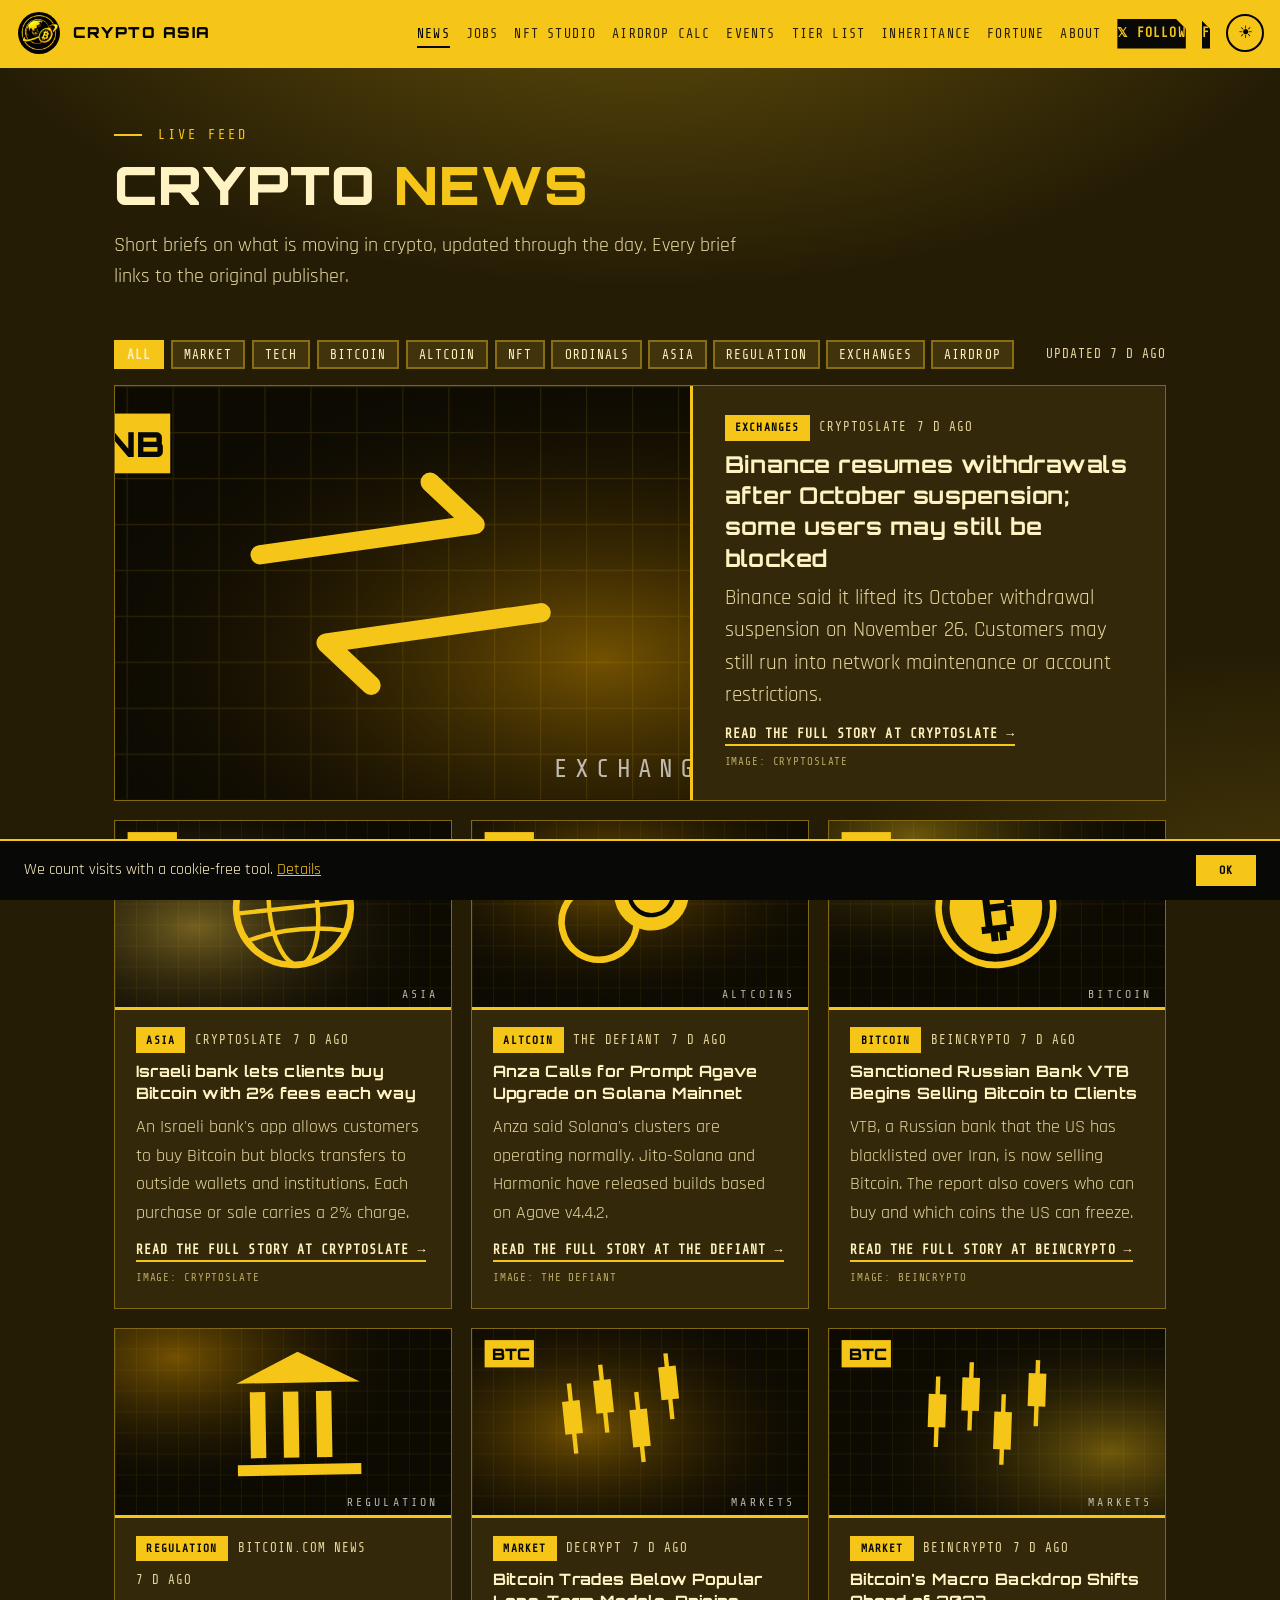
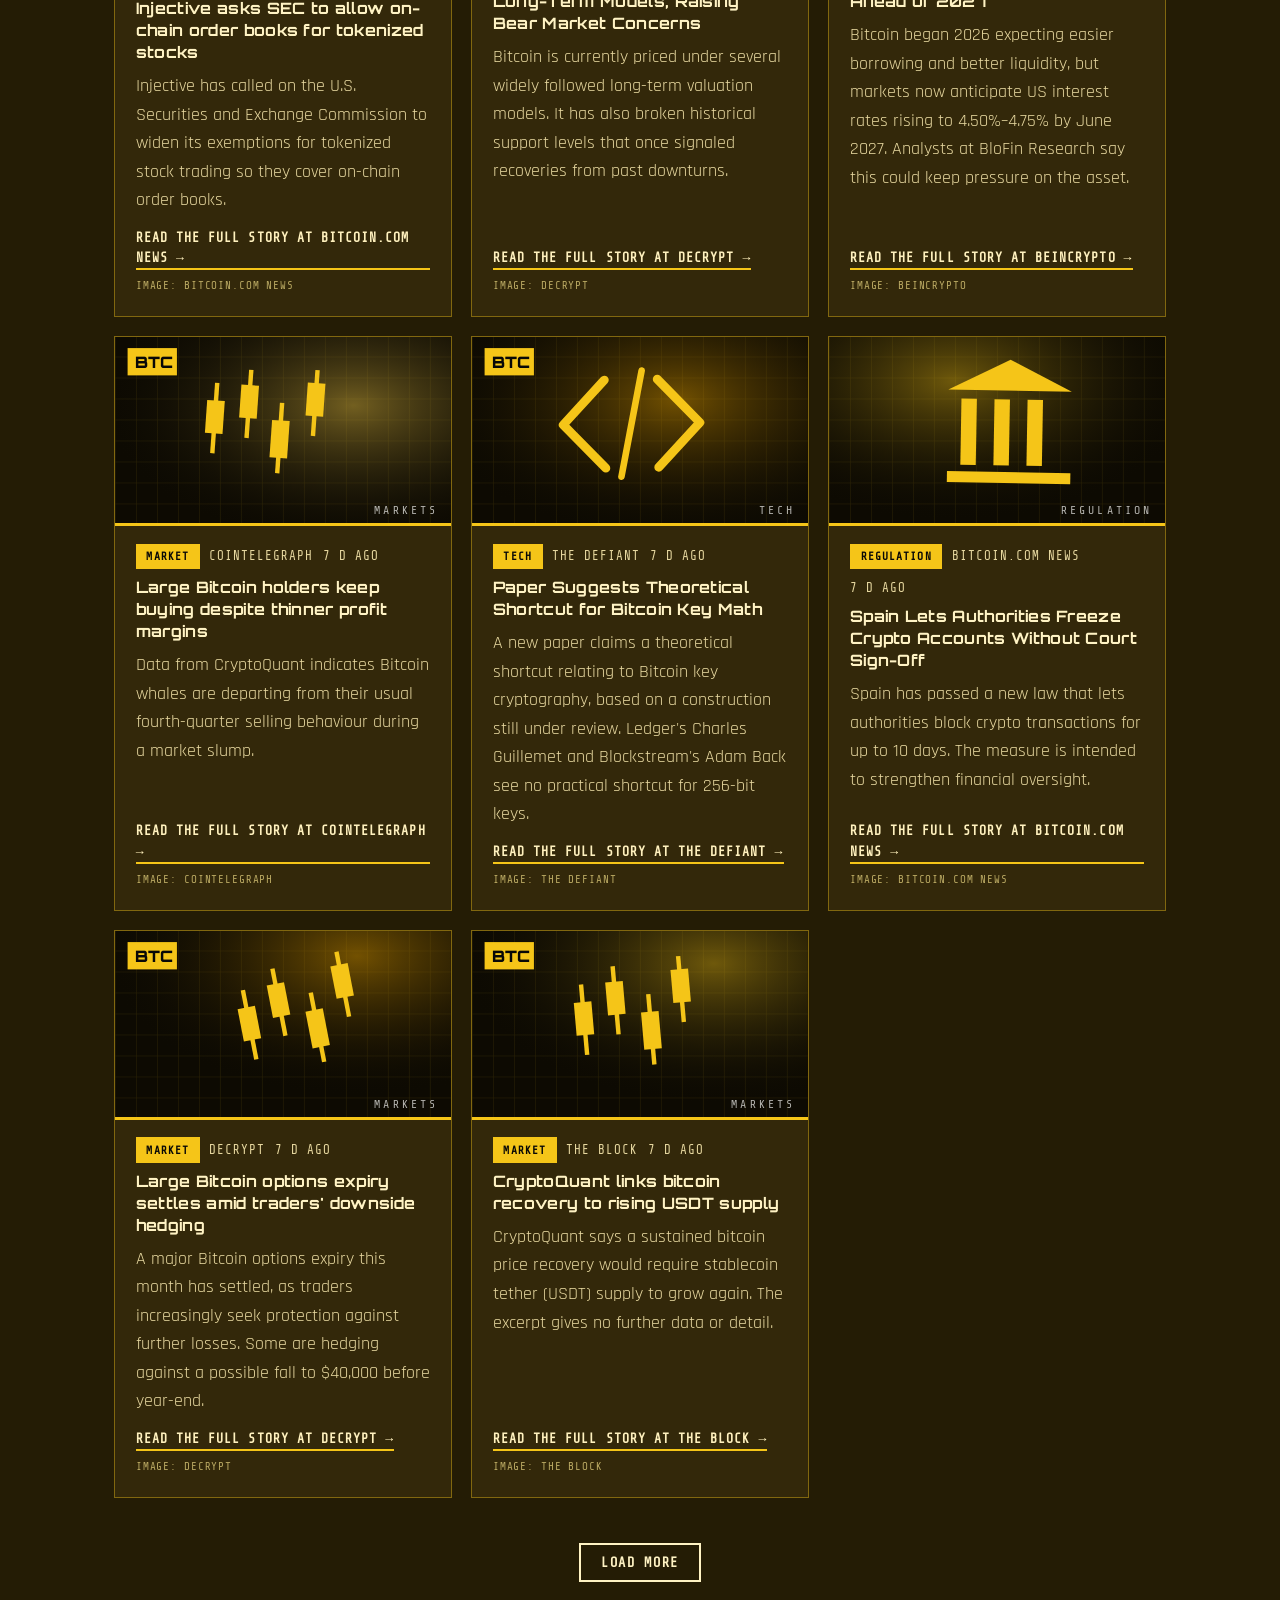
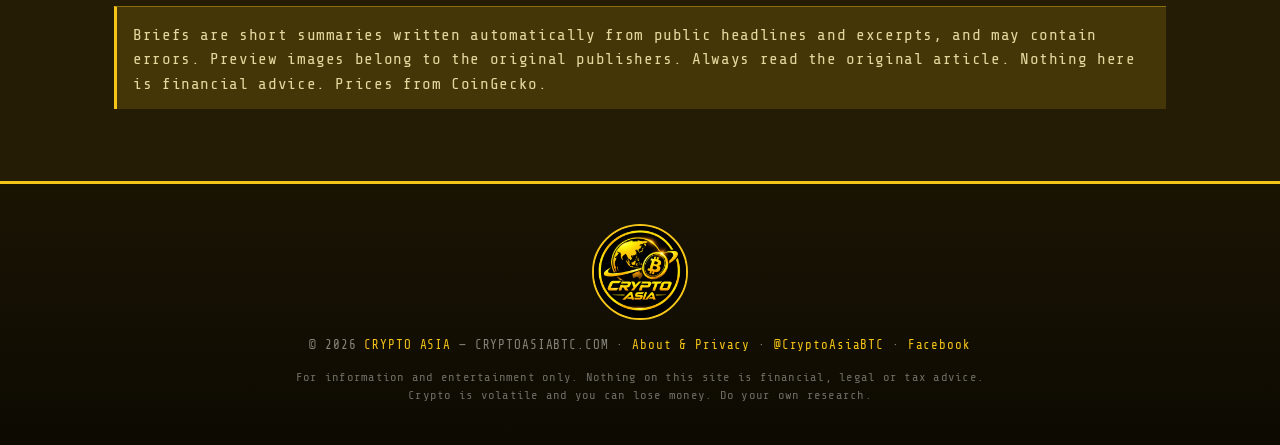
<file: index.html>
<!DOCTYPE html>
<html lang="en">
<head>
<meta charset="UTF-8">
<meta name="viewport" content="width=device-width, initial-scale=1.0">
<title>Crypto Asia — Crypto News, NFTs, Ordinals &amp; Airdrops</title>
<link rel="icon" type="image/png" sizes="32x32" href="logos/favicon-32.png">
<link rel="icon" type="image/png" sizes="16x16" href="logos/favicon-16.png">
<link rel="shortcut icon" href="favicon.ico">
<link rel="apple-touch-icon" href="logos/favicon-180.png">
<meta name="theme-color" content="#F5C518">
<script>var t='dark';try{t=localStorage.getItem('ca-theme')||'dark'}catch(e){}document.documentElement.setAttribute('data-theme',t)</script>

<meta name="description" content="Live crypto news with short briefs on Bitcoin, altcoins, NFTs, Ordinals, airdrops, regulation and Asia. Updated every 30 minutes, with sources linked.">
<link rel="canonical" href="https://cryptoasiabtc.com/">
<meta property="og:type" content="website">
<meta property="og:site_name" content="Crypto Asia">
<meta property="og:title" content="Crypto Asia — Crypto News, NFTs, Ordinals &amp; Airdrops">
<meta property="og:description" content="Live crypto news with short briefs on Bitcoin, altcoins, NFTs, Ordinals, airdrops, regulation and Asia. Updated every 30 minutes, with sources linked.">
<meta property="og:url" content="https://cryptoasiabtc.com/">
<meta property="og:image" content="https://cryptoasiabtc.com/logos/ca-wide.png">
<meta name="twitter:card" content="summary_large_image">
<meta name="twitter:site" content="@CryptoAsiaBTC">
<meta name="twitter:title" content="Crypto Asia — Crypto News, NFTs, Ordinals &amp; Airdrops">
<meta name="twitter:description" content="Live crypto news with short briefs on Bitcoin, altcoins, NFTs, Ordinals, airdrops, regulation and Asia. Updated every 30 minutes, with sources linked.">
<meta name="twitter:image" content="https://cryptoasiabtc.com/logos/ca-wide.png">
<script type="application/ld+json">{"@context": "https://schema.org", "@graph": [{"@type": "WebSite", "name": "Crypto Asia", "url": "https://cryptoasiabtc.com/", "inLanguage": "en"}, {"@type": "Organization", "name": "Crypto Asia", "url": "https://cryptoasiabtc.com/", "logo": "https://cryptoasiabtc.com/logos/ca-icon.png", "sameAs": ["https://x.com/CryptoAsiaBTC"]}]}</script>
<link rel="alternate" type="application/rss+xml" title="Crypto Asia news" href="https://cryptoasiabtc.com/feed.xml">
<link rel="preconnect" href="https://fonts.googleapis.com">
<link href="https://fonts.googleapis.com/css2?family=Orbitron:wght@700;900&family=Rajdhani:wght@400;500;600;700&family=Share+Tech+Mono&display=swap" rel="stylesheet">
<link rel="stylesheet" href="shared.css">
<style>
.ticker{display:grid;grid-template-columns:repeat(auto-fit,minmax(150px,1fr));gap:.8rem;margin:1.2rem 0 1.8rem}
.coin{background:var(--surface);border:1px solid var(--border);border-top:3px solid var(--gold);padding:.8rem 1rem}
.coin .sym{font-family:var(--fm);font-size:.8rem;letter-spacing:.12em;color:var(--text2)}
.coin .px{font-family:var(--fh);font-size:1.05rem;margin:.15rem 0}
.coin .ch{font-family:var(--fm);font-size:.9rem}
.up{color:#0a7a3d}.down{color:#b3261e}
.bar{display:flex;gap:.8rem;flex-wrap:wrap;align-items:center;margin-bottom:1rem}
.chips{display:flex;gap:.4rem;flex-wrap:wrap;flex:1}
.chip{font-family:var(--fm);font-size:.8rem;letter-spacing:.08em;text-transform:uppercase;border:2px solid var(--border);background:var(--field);padding:.35rem .7rem;cursor:pointer;color:var(--text)}
.chip.on{background:var(--gold);border-color:var(--gold);font-weight:700}
.status{font-family:var(--fm);font-size:.8rem;letter-spacing:.08em;text-transform:uppercase;color:var(--text2)}
.feed{display:grid;grid-template-columns:repeat(3,1fr);gap:1.2rem}
.card{background:var(--surface);border:1px solid var(--border);display:flex;flex-direction:column;transition:transform .15s,box-shadow .15s}
.card:hover{transform:translateY(-3px);box-shadow:0 12px 28px rgba(245,197,24,.18)}
.card .vis{aspect-ratio:16/9;background:var(--black);overflow:hidden;position:relative;border-bottom:3px solid var(--gold)}
.card .vis img,.card .vis svg{width:100%;height:100%;object-fit:cover;display:block}
.card .body{padding:1.1rem 1.3rem 1.3rem;display:flex;flex-direction:column;gap:.5rem;flex:1}
.card h3{font-family:var(--fh);font-size:.98rem;letter-spacing:.02em;line-height:1.4}
.card p{font-size:1.15rem;color:var(--text2);flex:1}
.card .go{margin-top:.3rem}
.lead-card{grid-column:1/-1;flex-direction:row}
.lead-card .vis{width:55%;aspect-ratio:auto;min-height:320px;border-bottom:0;border-right:3px solid var(--gold)}
.lead-card .body{padding:1.8rem 2rem;justify-content:center}
.lead-card h3{font-size:1.45rem;line-height:1.35}
.lead-card p{font-size:1.3rem;flex:none}
.meta{display:flex;gap:.6rem;flex-wrap:wrap;align-items:center;font-family:var(--fm);font-size:.78rem;letter-spacing:.08em;text-transform:uppercase;color:var(--text2)}
.go{font-family:var(--fm);font-size:.82rem;letter-spacing:.08em;text-transform:uppercase;color:var(--text);font-weight:700;text-decoration:none;border-bottom:2px solid var(--gold);align-self:flex-start}
.credit{font-family:var(--fm);font-size:.68rem;letter-spacing:.08em;text-transform:uppercase;color:var(--gray3)}
.more{display:block;margin:1.6rem auto 0}
@media(max-width:900px){.feed{grid-template-columns:1fr 1fr}.lead-card{flex-direction:column}.lead-card .vis{width:100%;min-height:0;aspect-ratio:16/9;border-right:0;border-bottom:3px solid var(--gold)}}
@media(max-width:600px){.feed{grid-template-columns:1fr}}
.empty{text-align:center;padding:3rem 1rem;border:2px dashed var(--border);background:var(--surface)}
.note{font-size:1rem;color:var(--text2);margin-top:1.5rem;border-top:1px solid var(--border);padding-top:1rem}
</style>
</head>
<body>
<div id="site-nav"></div>

<main>
  <div class="eyebrow">Live feed</div>
  <h1>CRYPTO <span class="gold">NEWS</span></h1>
  <p class="lead" style="margin-bottom:0">Short briefs on what is moving in crypto, updated through the day. Every brief links to the original publisher.</p>

  <div class="ticker" id="ticker" aria-label="Live prices"></div>

  <div class="bar">
    <div class="chips" id="chips"></div>
    <div class="status" id="status">Loading…</div>
  </div>

  <div class="feed" id="feed"></div>

  <p class="note">Briefs are short summaries written automatically from public headlines and excerpts, and may contain errors. Preview images belong to the original publishers. Always read the original article. Nothing here is financial advice. Prices from CoinGecko.</p>
</main>

<div id="site-foot"></div>
<script src="shared.js"></script>
<script>
(function(){
  var COINS = [['bitcoin','BTC'],['ethereum','ETH'],['solana','SOL'],['binancecoin','BNB'],['ripple','XRP'],['dogecoin','DOGE']];
  var REFRESH_NEWS = 5*60*1000, REFRESH_PRICE = 60*1000;
  var items = [], cat = 'All';

  function esc(s){ return String(s==null?'':s).replace(/[&<>"']/g,function(c){return {'&':'&amp;','<':'&lt;','>':'&gt;','"':'&quot;',"'":'&#39;'}[c];}); }
  function safeUrl(u){ return /^https?:\/\//i.test(u||'') ? u : '#'; }
  function ago(iso){
    var m = Math.max(0, Math.round((Date.now()-new Date(iso).getTime())/60000));
    if (isNaN(m)) return '';
    if (m < 2) return 'just now';
    if (m < 60) return m+' min ago';
    var h = Math.round(m/60); if (h < 24) return h+' h ago';
    var d = Math.round(h/24); return d+' d ago';
  }

  /* ---- news ---- */
  function renderChips(){
    var cats = TABS.slice();
    if (cats.indexOf(cat) < 0) cat = 'All';
    document.getElementById('chips').innerHTML = cats.map(function(c){
      return '<button type="button" class="chip'+(c===cat?' on':'')+'" data-c="'+esc(c)+'">'+esc(LABEL[c]||c)+'</button>';
    }).join('');
  }
  var SHOW_SOURCE_IMAGES = true;    // true = show the article's own preview image (credited to the source); false = only Crypto Asia graphics
  var PAGE = 12, shown = PAGE;
  var COIN_WORDS = [['BTC',/bitcoin|\bbtc\b/i],['ETH',/ethereum|\beth\b|ether\b/i],['SOL',/solana|\bsol\b/i],['XRP',/\bxrp\b|ripple/i],['BNB',/\bbnb\b|binance/i],['DOGE',/doge/i],['USDT',/tether|usdt/i],['USDC',/usdc|circle/i]];
  var AIRDROP_RE = /airdrop|air-drop|token claim|retroactive|points program|claim(?:s|ing)? (?:your )?tokens?/i;
  function hash(s){ var h=0; for (var i=0;i<s.length;i++) h=(h*31+s.charCodeAt(i))|0; return Math.abs(h); }
  var TABS = ['All','Markets','Tech','Bitcoin','Altcoins','NFTs','Ordinals','Asia','Regulation','Exchanges','Airdrops'];
  var LABEL = {Markets:'Market',Altcoins:'Altcoin',NFTs:'NFT',Airdrops:'Airdrop'};
  var LEGACY = {'Ethereum':'Altcoins','DeFi':'Altcoins','NFTs & Ordinals':'NFTs'};
  var ORD_RE = /\bordinals?\b|inscription|\brunes?\b|brc-?20|\bsats?\b/i, NFT_RE = /\bnfts?\b|non-fungible|opensea|magic eden|\bblur\b/i;
  function catOf(i){ var t=(i.headline||'')+' '+(i.summary||''); if (AIRDROP_RE.test(t)) return 'Airdrops'; var c = i.category||'Other'; c = LEGACY[c]||c; if (c==='Regulation'||c==='Exchanges') return c; if (c==='Ordinals'||ORD_RE.test(t)) return 'Ordinals'; if (c==='NFTs'||NFT_RE.test(t)) return 'NFTs'; return c; }

  /* one simple illustration per topic, drawn in gold on black; position/rotation vary per story */
  var MOTIFS = {
    'Airdrops': function(){ return '<path d="M-46 -6C-46 -42 46 -42 46 -6Z" fill="#F5C518"/><path d="M-46 -6L-8 40M46 -6L8 40M0 -6L0 40" stroke="#F5C518" stroke-width="2.5" fill="none"/><rect x="-14" y="38" width="28" height="22" fill="#F5C518"/><circle cx="-62" cy="30" r="8" fill="none" stroke="#F5C518" stroke-width="3"/><circle cx="64" cy="52" r="7" fill="none" stroke="#F5C518" stroke-width="3"/>'; },
    'Bitcoin':  function(){ return '<circle r="52" fill="none" stroke="#F5C518" stroke-width="6"/><circle r="42" fill="#F5C518"/><text y="22" text-anchor="middle" font-family="Orbitron,monospace" font-weight="900" font-size="62" fill="#080807">&#8383;</text>'; },
    'Ethereum': function(){ return '<path d="M0 -58L38 4L0 24L-38 4Z" fill="#F5C518"/><path d="M0 32L38 10L0 58L-38 10Z" fill="none" stroke="#F5C518" stroke-width="5" stroke-linejoin="round"/>'; },
    'Altcoins': function(){ return '<circle cx="-26" cy="8" r="34" fill="none" stroke="#F5C518" stroke-width="6"/><circle cx="26" cy="-8" r="34" fill="#F5C518"/><circle cx="26" cy="-8" r="20" fill="none" stroke="#080807" stroke-width="4"/>'; },
    'DeFi':     function(){ return '<g stroke="#F5C518" stroke-width="4"><line x1="-50" y1="-20" x2="0" y2="-44"/><line x1="0" y1="-44" x2="52" y2="-14"/><line x1="52" y1="-14" x2="30" y2="42"/><line x1="30" y1="42" x2="-34" y2="40"/><line x1="-34" y1="40" x2="-50" y2="-20"/><line x1="0" y1="-44" x2="30" y2="42"/><line x1="-50" y1="-20" x2="52" y2="-14"/></g><g fill="#F5C518"><circle cx="-50" cy="-20" r="10"/><circle cx="0" cy="-44" r="10"/><circle cx="52" cy="-14" r="10"/><circle cx="30" cy="42" r="10"/><circle cx="-34" cy="40" r="10"/></g>'; },
    'Ordinals': function(){ return '<circle r="50" fill="none" stroke="#F5C518" stroke-width="6"/><circle r="7" fill="#F5C518"/><g stroke="#F5C518" stroke-width="5" stroke-linecap="round"><line x1="-26" y1="-26" x2="-10" y2="-10"/><line x1="26" y1="-26" x2="10" y2="-10"/><line x1="-26" y1="26" x2="-10" y2="10"/><line x1="26" y1="26" x2="10" y2="10"/></g><text y="70" text-anchor="middle" font-family="Orbitron,monospace" font-weight="900" font-size="13" fill="#F5C518">SAT</text>'; },
    'NFTs': function(){ return '<rect x="-52" y="-44" width="104" height="88" fill="none" stroke="#F5C518" stroke-width="6"/><rect x="-36" y="-28" width="72" height="56" fill="#F5C518"/><circle cx="-14" cy="-8" r="9" fill="#080807"/><path d="M-36 28L-8 4L10 20L22 10L36 28Z" fill="#080807"/>'; },
    'Regulation': function(){ return '<path d="M-56 -30L0 -58L56 -30Z" fill="#F5C518"/><g fill="#F5C518"><rect x="-44" y="-22" width="14" height="60"/><rect x="-14" y="-22" width="14" height="60"/><rect x="16" y="-22" width="14" height="60"/><rect x="-56" y="44" width="112" height="10"/></g>'; },
    'Markets':  function(){ return '<g stroke="#F5C518" stroke-width="4"><line x1="-44" y1="-34" x2="-44" y2="30"/><line x1="-14" y1="-48" x2="-14" y2="14"/><line x1="16" y1="-20" x2="16" y2="44"/><line x1="46" y1="-52" x2="46" y2="8"/></g><g fill="#F5C518"><rect x="-52" y="-18" width="16" height="30"/><rect x="-22" y="-34" width="16" height="30"/><rect x="8" y="-4" width="16" height="34"/><rect x="38" y="-40" width="16" height="30"/></g>'; },
    'Exchanges':function(){ return '<path d="M-56 -18H34L18 -38M56 22H-34L-18 42" fill="none" stroke="#F5C518" stroke-width="8" stroke-linecap="round" stroke-linejoin="round"/>'; },
    'Tech':     function(){ return '<path d="M-24 -40L-62 0L-24 40M24 -40L62 0L24 40" fill="none" stroke="#F5C518" stroke-width="8" stroke-linecap="round" stroke-linejoin="round"/><line x1="10" y1="-48" x2="-10" y2="48" stroke="#F5C518" stroke-width="6" stroke-linecap="round"/>'; },
    'Asia':     function(){ return '<circle r="52" fill="none" stroke="#F5C518" stroke-width="6"/><ellipse rx="22" ry="52" fill="none" stroke="#F5C518" stroke-width="4"/><line x1="-52" x2="52" stroke="#F5C518" stroke-width="4"/><path d="M-46 -26Q0 -14 46 -26M-46 26Q0 14 46 26" fill="none" stroke="#F5C518" stroke-width="4"/>'; },
    'Other':    function(){ return '<path d="M0 -54L47 -27L47 27L0 54L-47 27L-47 -27Z" fill="none" stroke="#F5C518" stroke-width="6"/><circle r="16" fill="#F5C518"/>'; }
  };
  function graphic(i){
    var cat = catOf(i), txt = (i.headline||'')+' '+(i.summary||''), sym = '';
    for (var k=0;k<COIN_WORDS.length;k++) if (COIN_WORDS[k][1].test(txt)) { sym = COIN_WORDS[k][0]; break; }
    var h = hash(String(i.id||i.headline||'')), motif = (MOTIFS[cat]||MOTIFS.Other)();
    var gx = 15+(h%70), gy = 10+((h>>3)%60), rot = ((h>>5)%25)-12, dx = ((h>>9)%40)-20;
    var hue = ['#F5C518','#FFB300','#FFD54A','#E0A800'][(h>>2)%4];
    var uid = 'g'+h;
    return '<svg viewBox="0 0 320 180" preserveAspectRatio="xMidYMid slice" role="img" aria-label="'+esc(cat)+'">'+
      '<defs><pattern id="p'+uid+'" width="20" height="20" patternUnits="userSpaceOnUse"><path d="M20 0H0V20" fill="none" stroke="#F5C518" stroke-opacity=".13"/></pattern>'+
      '<radialGradient id="r'+uid+'" cx="'+gx+'%" cy="'+gy+'%" r="75%"><stop offset="0" stop-color="'+hue+'" stop-opacity=".42"/><stop offset="1" stop-color="#080807" stop-opacity="0"/></radialGradient></defs>'+
      '<rect width="320" height="180" fill="#0d0a02"/><rect width="320" height="180" fill="url(#p'+uid+')"/><rect width="320" height="180" fill="url(#r'+uid+')"/>'+
      '<g transform="translate('+(160+dx)+' 84) rotate('+rot+') scale(1.05)">'+motif+'</g>'+
      (sym?'<g><rect x="12" y="12" width="'+(14+sym.length*11)+'" height="26" fill="#F5C518"/><text x="'+(19)+'" y="31" font-family="Orbitron,monospace" font-weight="900" font-size="15" fill="#080807">'+esc(sym)+'</text></g>':'')+
      '<text x="308" y="170" text-anchor="end" font-family="Share Tech Mono,monospace" font-size="11" letter-spacing="3" fill="#FAFAF7" fill-opacity=".7">'+esc(cat.toUpperCase())+'</text></svg>';
  }
  function vis(i){
    if (SHOW_SOURCE_IMAGES && /^https:\/\//i.test(i.image||''))
      return '<img src="'+esc(i.image)+'" alt="" loading="lazy" referrerpolicy="no-referrer" onerror="this.outerHTML=window.__cg('+esc(JSON.stringify(String(i.id)))+')">';
    return graphic(i);
  }
  window.__cg = function(id){ var f = items.filter(function(x){return String(x.id)===id;})[0]; return f ? graphic(f) : ''; };
  function renderFeed(){
    var list = items.filter(function(i){ return cat==='All' || catOf(i)===cat; });
    var el = document.getElementById('feed');
    if (!list.length){ el.innerHTML = '<div class="empty" style="grid-column:1/-1"><h3>'+(cat==='Airdrops'?'No airdrop stories right now':'No stories yet')+'</h3><p>Check back soon.</p></div>'; return; }
    var html = list.slice(0, shown).map(function(i, n){
      return '<article class="card'+(n===0?' lead-card':'')+'"><div class="vis">'+vis(i)+'</div><div class="body">'+
        '<div class="meta"><span class="tag gold">'+esc(LABEL[catOf(i)]||catOf(i))+'</span>'+
        (i.chain&&(catOf(i)==='NFTs'||catOf(i)==='Ordinals')?'<span class="tag">'+esc(i.chain)+'</span>':'')+
        (i.sample?'<span class="tag sample">Sample</span>':'')+
        '<span>'+esc(i.source||'')+'</span><span>'+esc(ago(i.published))+'</span></div>'+
        '<h3>'+esc(i.headline)+'</h3><p>'+esc(i.summary)+'</p>'+
        '<a class="go" href="'+esc(safeUrl(i.url))+'" target="_blank" rel="noopener nofollow">Read the full story at '+esc(i.source||'source')+' →</a>'+
        (SHOW_SOURCE_IMAGES && /^https:\/\//i.test(i.image||'')?'<span class="credit">Image: '+esc(i.source||'source')+'</span>':'')+'</div></article>';
    }).join('');
    if (list.length > shown) html += '<button type="button" class="btn ghost more" id="more" style="grid-column:1/-1">Load more</button>';
    el.innerHTML = html;
  }
  function loadNews(){
    fetch('news.json?t='+Date.now(), {cache:'no-store'}).then(function(r){ if(!r.ok) throw 0; return r.json(); })
    .then(function(d){
      items = (d.items||[]).slice().sort(function(a,b){ return String(b.published).localeCompare(String(a.published)); });
      renderChips(); renderFeed();
      document.getElementById('status').textContent = d.updated ? 'Updated '+ago(d.updated) : '';
    })
    .catch(function(){ document.getElementById('status').textContent = 'Could not load news'; renderFeed(); });
  }
  document.getElementById('chips').addEventListener('click', function(e){
    var b = e.target.closest('.chip'); if (!b) return;
    cat = b.getAttribute('data-c'); shown = PAGE; renderChips(); renderFeed();
  });

  document.getElementById('feed').addEventListener('click', function(e){
    if (e.target.id === 'more'){ shown += PAGE; renderFeed(); }
  });

  /* ---- prices ---- */
  function fmt(n){ return n>=1000 ? n.toLocaleString('en-US',{maximumFractionDigits:0}) : n>=1 ? n.toFixed(2) : n.toFixed(4); }
  function loadPrices(){
    var ids = COINS.map(function(c){return c[0];}).join(',');
    fetch('https://api.coingecko.com/api/v3/simple/price?ids='+ids+'&vs_currencies=usd&include_24hr_change=true')
    .then(function(r){ if(!r.ok) throw 0; return r.json(); })
    .then(function(d){
      document.getElementById('ticker').innerHTML = COINS.map(function(c){
        var x = d[c[0]]; if (!x) return '';
        var ch = x.usd_24h_change||0;
        return '<div class="coin"><div class="sym">'+c[1]+'</div><div class="px">$'+fmt(x.usd)+'</div>'+
          '<div class="ch '+(ch>=0?'up':'down')+'">'+(ch>=0?'▲ ':'▼ ')+Math.abs(ch).toFixed(2)+'% 24h</div></div>';
      }).join('');
    })
    .catch(function(){ /* leave ticker empty if the API is unavailable */ });
  }

  loadNews(); loadPrices();
  setInterval(loadNews, REFRESH_NEWS);
  setInterval(loadPrices, REFRESH_PRICE);
})();
</script>
</body>
</html>
</file>
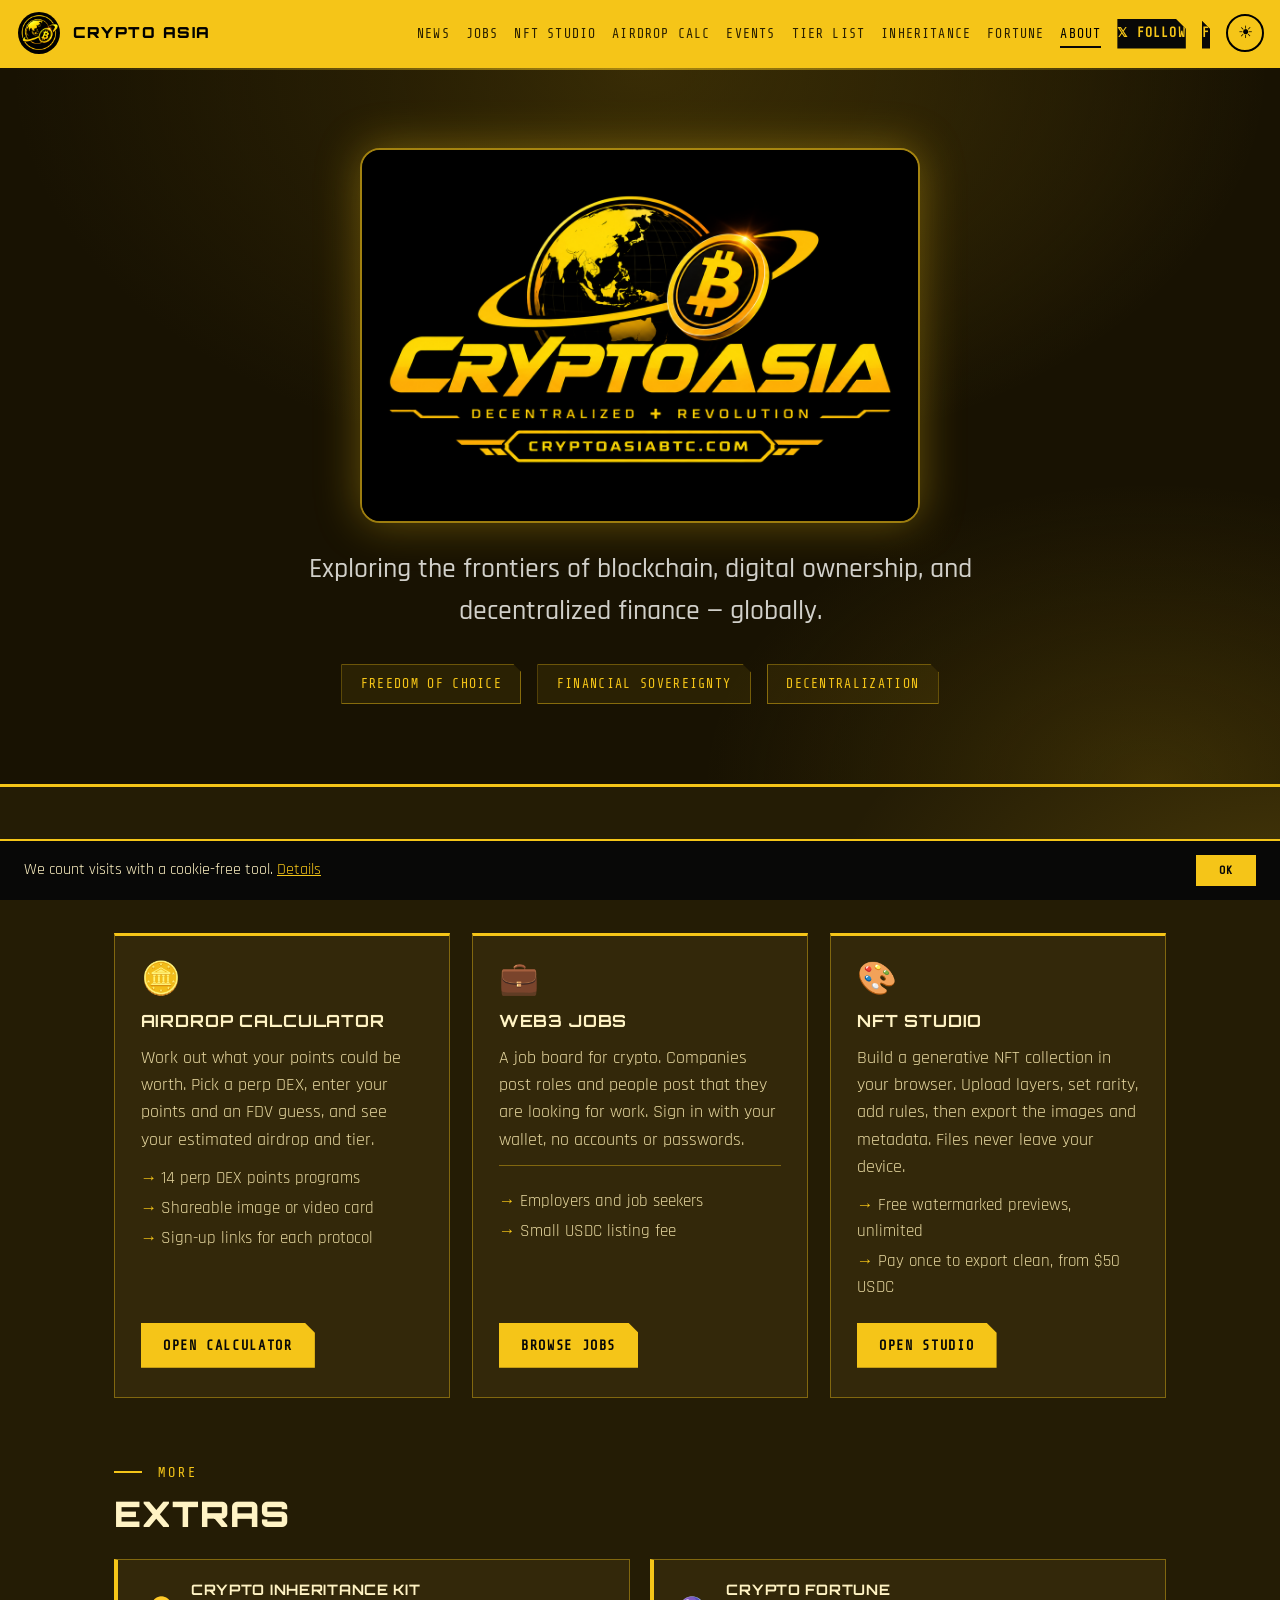
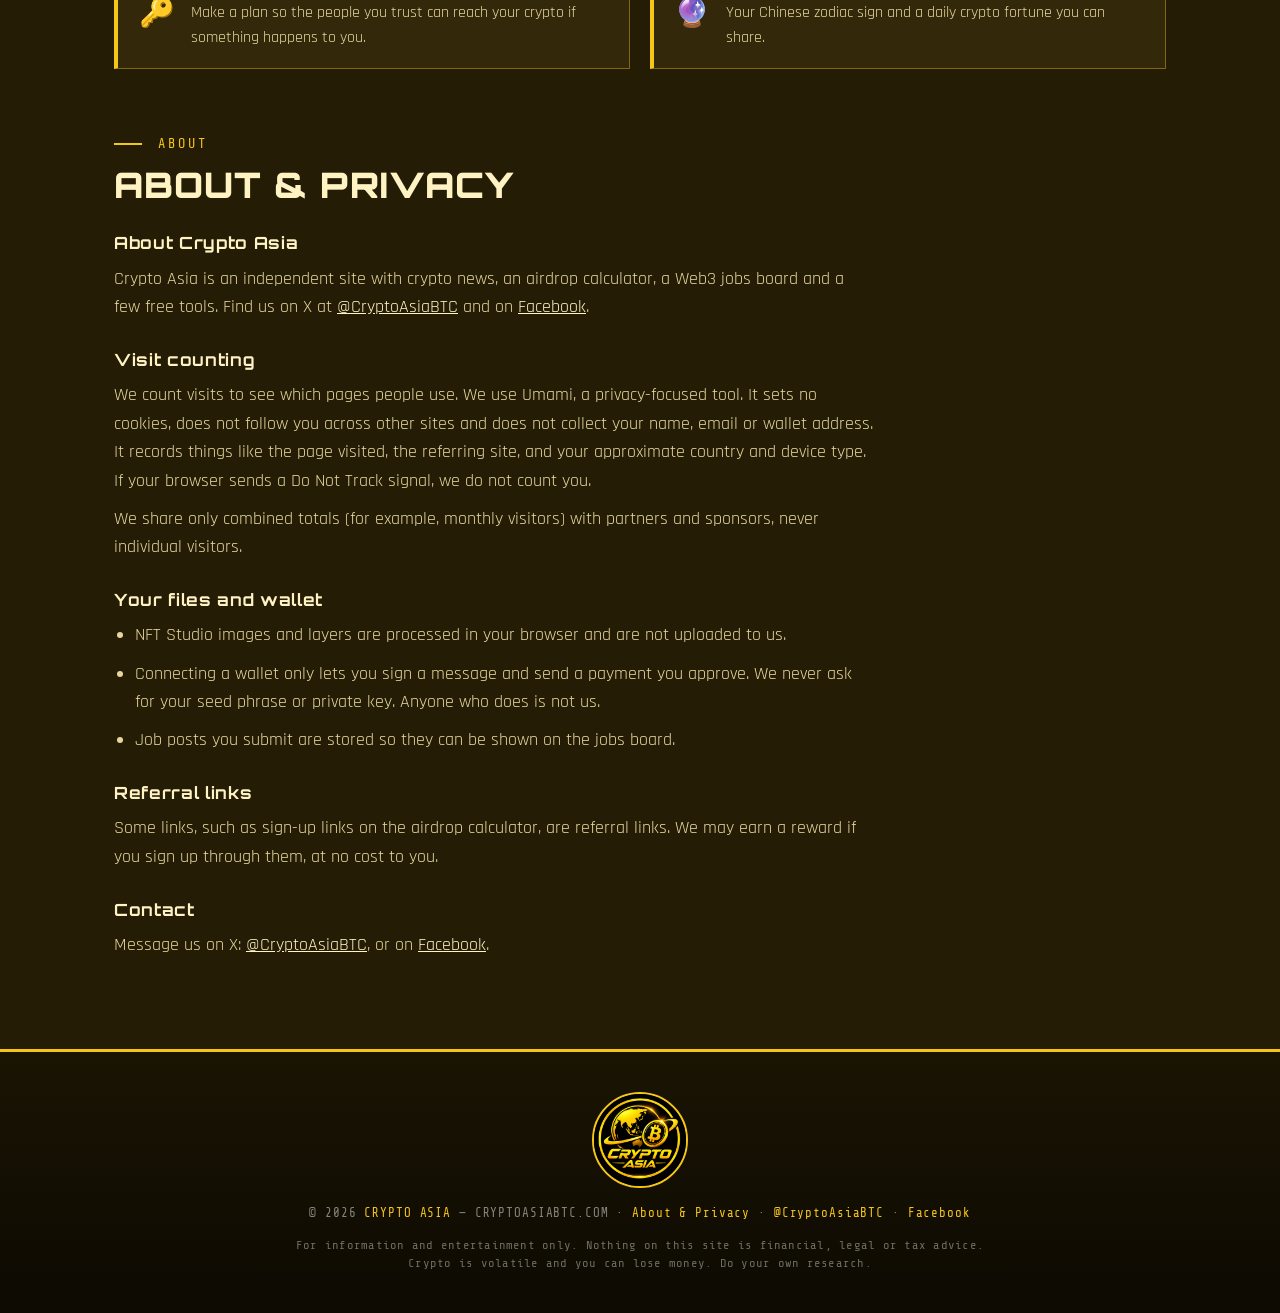
<file: about.html>
<!DOCTYPE html>
<html lang="en">
<head>
<meta charset="UTF-8">
<meta name="viewport" content="width=device-width, initial-scale=1.0">
<title>About Crypto Asia — Tools, Privacy | Crypto Asia</title>
<link rel="icon" type="image/png" sizes="32x32" href="logos/favicon-32.png">
<link rel="icon" type="image/png" sizes="16x16" href="logos/favicon-16.png">
<link rel="shortcut icon" href="favicon.ico">
<link rel="apple-touch-icon" href="logos/favicon-180.png">
<meta name="theme-color" content="#F5C518">
<script>var t='dark';try{t=localStorage.getItem('ca-theme')||'dark'}catch(e){}document.documentElement.setAttribute('data-theme',t)</script>
<meta name="description" content="Crypto Asia is an Asia-focused crypto hub: news, airdrop calculator, NFT studio, Web3 jobs, events and tier lists. Read how we handle privacy.">
<link rel="canonical" href="https://cryptoasiabtc.com/about.html">
<meta property="og:type" content="website">
<meta property="og:site_name" content="Crypto Asia">
<meta property="og:title" content="About Crypto Asia — Tools, Privacy">
<meta property="og:description" content="Crypto Asia is an Asia-focused crypto hub: news, airdrop calculator, NFT studio, Web3 jobs, events and tier lists. Read how we handle privacy.">
<meta property="og:url" content="https://cryptoasiabtc.com/about.html">
<meta property="og:image" content="https://cryptoasiabtc.com/logos/ca-wide.png">
<meta name="twitter:card" content="summary_large_image">
<meta name="twitter:site" content="@CryptoAsiaBTC">
<meta name="twitter:title" content="About Crypto Asia — Tools, Privacy">
<meta name="twitter:description" content="Crypto Asia is an Asia-focused crypto hub: news, airdrop calculator, NFT studio, Web3 jobs, events and tier lists. Read how we handle privacy.">
<meta name="twitter:image" content="https://cryptoasiabtc.com/logos/ca-wide.png">
<link rel="preconnect" href="https://fonts.googleapis.com">
<link href="https://fonts.googleapis.com/css2?family=Orbitron:wght@700;900&family=Rajdhani:wght@400;500;600;700&family=Share+Tech+Mono&display=swap" rel="stylesheet">
<link rel="stylesheet" href="shared.css">
<style>
/* HERO — always dark, with extra gold in dark mode */
.hero{position:relative;overflow:hidden;background:var(--black);padding:5rem 1.5rem 5rem;text-align:center;border-bottom:3px solid var(--gold)}
:root[data-theme="dark"] .hero{background:radial-gradient(ellipse 70% 80% at 50% 0%,rgba(245,197,24,.4),transparent 70%),radial-gradient(ellipse 50% 60% at 90% 100%,rgba(245,197,24,.22),transparent 70%),#181202}
.hero-video{position:absolute;inset:0;z-index:0;overflow:hidden}
.hero-video iframe{width:100%;height:100%;pointer-events:none;opacity:.15;transform:scale(1.1)}
.hero-overlay{position:absolute;inset:0;background:linear-gradient(135deg,rgba(8,8,7,.94) 35%,rgba(8,8,7,.55) 100%);z-index:1}
:root[data-theme="dark"] .hero-overlay{background:linear-gradient(135deg,rgba(24,18,2,.7) 20%,rgba(24,18,2,.25) 100%)}
.scan-line{position:absolute;top:0;left:0;right:0;height:2px;background:linear-gradient(90deg,transparent,var(--gold),transparent);animation:scan 5s linear infinite;z-index:3;opacity:.6}
@keyframes scan{0%{top:-2px}100%{top:100%}}
.hero-content{position:relative;z-index:2;max-width:900px;margin:0 auto}
.hero-logo{width:min(560px,92%);height:auto;display:block;margin:0 auto 1.6rem;border-radius:20px;border:2px solid rgba(245,197,24,.6);box-shadow:0 0 44px rgba(245,197,24,.35)}
.hero-eyebrow{font-family:var(--fm);font-size:.85rem;color:var(--gold);letter-spacing:.25em;text-transform:uppercase;margin-bottom:1.2rem}
.hero-desc{font-family:var(--fs);font-weight:500;font-size:clamp(1.3rem,2.6vw,1.75rem);color:rgba(250,250,247,.82);line-height:1.5;margin:0 auto 2rem;max-width:700px}
.hero-pillars{display:flex;gap:1rem;flex-wrap:wrap;justify-content:center}
.pillar{font-family:var(--fm);font-size:.82rem;letter-spacing:.1em;text-transform:uppercase;color:var(--gold);border:1px solid rgba(245,197,24,.45);padding:.55rem 1.15rem;background:rgba(245,197,24,.08);clip-path:polygon(0 0,calc(100% - 8px) 0,100% 8px,100% 100%,0 100%)}

/* SECTIONS */
.sec{max-width:1100px;margin:0 auto;padding:4rem 1.5rem 0}
.sec:last-of-type{padding-bottom:5rem}
.sec-head{display:flex;justify-content:space-between;align-items:flex-end;gap:1rem;flex-wrap:wrap;margin-bottom:1.6rem}
.sec h2{font-family:var(--fh);font-size:clamp(1.5rem,3vw,2.2rem);font-weight:900;letter-spacing:.03em;line-height:1.1}
.more{font-family:var(--fm);font-size:.8rem;letter-spacing:.1em;text-transform:uppercase;color:var(--ink);font-weight:700;border-bottom:2px solid var(--gold);text-decoration:none;white-space:nowrap}
.news-grid{display:grid;grid-template-columns:repeat(3,1fr);gap:1.2rem}
.ncard{display:flex;flex-direction:column;gap:.5rem;background:var(--surface);border:1px solid var(--border);border-top:3px solid var(--gold);padding:1.2rem 1.3rem;text-decoration:none;color:inherit;transition:transform .2s,box-shadow .2s}
.ncard:hover{transform:translateY(-4px);box-shadow:0 14px 34px rgba(245,197,24,.2)}
.ncard .meta{font-family:var(--fm);font-size:.72rem;letter-spacing:.08em;text-transform:uppercase;color:var(--text2);display:flex;gap:.6rem;flex-wrap:wrap;align-items:center}
.ncard .tag{background:var(--gold);color:#080807;padding:.1rem .5rem;font-weight:700}
.ncard h3{font-family:var(--fh);font-size:.92rem;letter-spacing:.02em;line-height:1.35}
.ncard p{color:var(--text2);font-size:1.05rem;flex:1}
.feature-grid{display:grid;grid-template-columns:repeat(3,1fr);gap:1.4rem}
.feature{display:flex;flex-direction:column;gap:.7rem;background:var(--surface);border:1px solid var(--border);border-top:3px solid var(--gold);padding:1.8rem 1.6rem}
.feature .ic{font-size:2rem;line-height:1}
.feature h3{font-family:var(--fh);font-size:1.05rem;letter-spacing:.05em}
.feature p{color:var(--text2);font-size:1.1rem}
.feature ul{list-style:none;color:var(--text2);font-size:1.05rem;display:flex;flex-direction:column;gap:.25rem}
.feature li::before{content:'\2192  ';color:var(--gold-d);font-weight:700}
.feature .grow{flex:1}
.feature .btn{align-self:flex-start;text-decoration:none}
.jobs-mini{border-top:1px solid var(--border);padding-top:.7rem;display:flex;flex-direction:column;gap:.35rem;font-size:1rem}
.jobs-mini a{color:var(--ink);text-decoration:none;font-weight:600}
.jobs-mini a:hover{text-decoration:underline}
.jobs-mini small{font-family:var(--fm);font-size:.72rem;color:var(--text2);letter-spacing:.04em}
.minis{display:grid;grid-template-columns:repeat(2,1fr);gap:1.2rem}
.mini-t{display:flex;gap:1rem;align-items:center;background:var(--surface);border:1px solid var(--border);border-left:4px solid var(--gold);padding:1.1rem 1.3rem;text-decoration:none;color:inherit}
.mini-t:hover{box-shadow:0 10px 26px rgba(245,197,24,.18)}
.mini-t .ic{font-size:1.8rem}
.mini-t h3{font-family:var(--fh);font-size:.9rem;letter-spacing:.05em}
.mini-t p{color:var(--text2);font-size:1.02rem}

#cookie-bar{position:fixed;bottom:0;left:0;right:0;z-index:200;background:var(--black);border-top:2px solid var(--gold);display:flex;align-items:center;justify-content:space-between;padding:1rem 2rem;gap:1rem;font-size:.9rem;color:rgba(250,250,247,.6);font-family:var(--fm);letter-spacing:.04em}
#cookie-bar button{font-family:var(--fm);font-size:.74rem;letter-spacing:.12em;text-transform:uppercase;background:var(--gold);color:#080807;border:none;padding:.55rem 1.5rem;cursor:pointer;font-weight:700}

@media(max-width:900px){.news-grid,.feature-grid{grid-template-columns:1fr 1fr}}
@media(max-width:640px){.news-grid,.feature-grid,.minis{grid-template-columns:1fr}.hero{padding:3.5rem 1rem}#cookie-bar{flex-direction:column;align-items:flex-start;padding:1rem 1.25rem}}
.doc2{max-width:760px}.doc2 h3{font-family:var(--fh);font-size:1.05rem;margin:1.6rem 0 .5rem;letter-spacing:.04em}.doc2 p,.doc2 li{font-size:1.15rem;color:var(--text2);margin-bottom:.6rem}.doc2 ul{padding-left:1.3rem}.doc2 a{color:var(--ink)}
</style>
</head>
<body>

<div id="site-nav"></div>

<section class="hero" id="top">
  <div class="scan-line"></div>
  <div class="hero-video">
    <iframe src="https://player.vimeo.com/video/564123870?h=08fd0ecb77&autoplay=1&loop=1&autopause=0&muted=1&title=0&byline=0&portrait=0&controls=0"
      allow="autoplay; fullscreen" frameborder="0" title="Background" loading="lazy"></iframe>
  </div>
  <div class="hero-overlay"></div>
  <div class="hero-content">
    <img class="hero-logo" src="logos/ca-wide.png" alt="Crypto Asia — Decentralized + Revolution" width="1200" height="800">
    <h1 class="hero-desc" style="font-size:clamp(1.3rem,2.6vw,1.75rem);letter-spacing:0;color:rgba(250,250,247,.82)">Exploring the frontiers of blockchain, digital ownership, and decentralized finance — globally.</h1>
    <div class="hero-pillars">
      <div class="pillar">Freedom of Choice</div>
      <div class="pillar">Financial Sovereignty</div>
      <div class="pillar">Decentralization</div>
    </div>
  </div>
</section>

<section class="sec" id="tools" style="padding-top:3rem">
  <div class="sec-head"><div><div class="eyebrow">Tools</div><h2>BUILT FOR <span style="color:var(--gold-d)">WEB3</span></h2></div></div>
  <div class="feature-grid">
    <div class="feature reveal"><div class="ic">&#129689;</div><h3>AIRDROP CALCULATOR</h3>
      <p>Work out what your points could be worth. Pick a perp DEX, enter your points and an FDV guess, and see your estimated airdrop and tier.</p>
      <ul><li>14 perp DEX points programs</li><li>Shareable image or video card</li><li>Sign-up links for each protocol</li></ul><div class="grow"></div>
      <a class="btn" href="airdrop-calculator.html">Open calculator</a></div>
    <div class="feature reveal"><div class="ic">&#128188;</div><h3>WEB3 JOBS</h3>
      <p>A job board for crypto. Companies post roles and people post that they are looking for work. Sign in with your wallet, no accounts or passwords.</p>
      <div class="jobs-mini" id="jobsMini" hidden></div>
      <ul><li>Employers and job seekers</li><li>Small USDC listing fee</li></ul><div class="grow"></div>
      <a class="btn" href="jobs.html">Browse jobs</a></div>
    <div class="feature reveal"><div class="ic">&#127912;</div><h3>NFT STUDIO</h3>
      <p>Build a generative NFT collection in your browser. Upload layers, set rarity, add rules, then export the images and metadata. Files never leave your device.</p>
      <ul><li>Free watermarked previews, unlimited</li><li>Pay once to export clean, from $50 USDC</li></ul><div class="grow"></div>
      <a class="btn" href="nft-studio.html">Open studio</a></div>
  </div>
</section>

<section class="sec">
  <div class="sec-head"><div><div class="eyebrow">More</div><h2>EXTRAS</h2></div></div>
  <div class="minis">
    <a class="mini-t reveal" href="inheritance.html"><div class="ic">&#128273;</div><div><h3>CRYPTO INHERITANCE KIT</h3><p>Make a plan so the people you trust can reach your crypto if something happens to you.</p></div></a>
    <a class="mini-t reveal" href="fortune.html"><div class="ic">&#128302;</div><div><h3>CRYPTO FORTUNE</h3><p>Your Chinese zodiac sign and a daily crypto fortune you can share.</p></div></a>
  </div>
</section>

<section class="sec" id="privacy">
  <div class="sec-head"><div><div class="eyebrow">About</div><h2>ABOUT &amp; PRIVACY</h2></div></div>
  <div class="doc2">
<h3>About Crypto Asia</h3>
<p>Crypto Asia is an independent site with crypto news, an airdrop calculator, a Web3 jobs board and a few free tools. Find us on X at <a href="https://www.x.com/CryptoAsiaBTC" target="_blank" rel="noopener">@CryptoAsiaBTC</a> and on <a href="https://www.facebook.com/CryptoBitcoinAsia" target="_blank" rel="noopener">Facebook</a>.</p>
<h3>Visit counting</h3>
<p>We count visits to see which pages people use. We use Umami, a privacy-focused tool. It sets no cookies, does not follow you across other sites and does not collect your name, email or wallet address. It records things like the page visited, the referring site, and your approximate country and device type. If your browser sends a Do Not Track signal, we do not count you.</p>
<p>We share only combined totals (for example, monthly visitors) with partners and sponsors, never individual visitors.</p>
<h3>Your files and wallet</h3>
<ul><li>NFT Studio images and layers are processed in your browser and are not uploaded to us.</li><li>Connecting a wallet only lets you sign a message and send a payment you approve. We never ask for your seed phrase or private key. Anyone who does is not us.</li><li>Job posts you submit are stored so they can be shown on the jobs board.</li></ul>
<h3>Referral links</h3>
<p>Some links, such as sign-up links on the airdrop calculator, are referral links. We may earn a reward if you sign up through them, at no cost to you.</p>
<h3>Contact</h3>
<p>Message us on X: <a href="https://www.x.com/CryptoAsiaBTC" target="_blank" rel="noopener">@CryptoAsiaBTC</a>, or on <a href="https://www.facebook.com/CryptoBitcoinAsia" target="_blank" rel="noopener">Facebook</a>.</p>
</div>
</section>

<div id="site-foot"></div>


<script src="shared.js"></script>
<script>
(function(){
  function esc(s){ return String(s==null?'':s).replace(/[&<>"']/g,function(c){return {'&':'&amp;','<':'&lt;','>':'&gt;','"':'&quot;',"'":'&#39;'}[c];}); }
  function safe(u){ try { var x = new URL(u); return x.protocol==='https:' ? x.href : '#'; } catch(e){ return '#'; } }
  function ago(iso){ var m = Math.round((Date.now()-new Date(iso).getTime())/60000); if (isNaN(m)||m<0) return ''; if (m<60) return m+' min ago'; var h = Math.round(m/60); if (h<24) return h+' h ago'; return Math.round(h/24)+' d ago'; }
  var LABEL = {Markets:'Market',Altcoins:'Altcoin',Airdrops:'Airdrop',Ethereum:'Altcoin',DeFi:'Altcoin','NFTs & Ordinals':'NFT',NFTs:'NFT'};
  function jobsFromFile(){ return fetch('jobs.json').then(function(r){ return r.ok ? r.json() : {jobs:[]}; }).then(function(d){
    var today = new Date().toISOString().slice(0,10);
    return (d.jobs||[]).filter(function(j){ return !j.sample && (!j.expires || j.expires>=today); }).map(function(j){ return {title:j.title,company:j.company,type:j.type,location:j.location,posted:j.posted}; });
  }).catch(function(){ return []; }); }
  function jobsFromDb(){ return fetch('jobs-config.json').then(function(r){ return r.ok ? r.json() : {}; }).then(function(c){
    if (!c.supabaseUrl || !c.supabaseKey) return [];
    return fetch(c.supabaseUrl.replace(/\/$/,'')+'/rest/v1/submissions?kind=eq.job&select=data,created_at,verified_at&order=created_at.desc&limit=3', {headers:{apikey:c.supabaseKey, Authorization:'Bearer '+c.supabaseKey}})
      .then(function(r){ return r.ok ? r.json() : []; }).then(function(rows){ return rows.map(function(r){ var d = r.data||{}; return {title:d.title,company:d.company,type:d.type,location:d.location,posted:r.verified_at||r.created_at}; }); });
  }).catch(function(){ return []; }); }
  Promise.all([jobsFromDb(), jobsFromFile()]).then(function(r){
    var all = r[0].concat(r[1]).filter(function(j){ return j.title; }).sort(function(a,b){ return String(b.posted).localeCompare(String(a.posted)); }).slice(0,3);
    if (!all.length) return;
    var el = document.getElementById('jobsMini');
    el.innerHTML = '<small>LATEST LISTINGS</small>'+all.map(function(j){ return '<div><a href="jobs.html">'+esc(j.title)+'</a><br><small>'+esc([j.company,j.type,j.location].filter(Boolean).join(' · '))+'</small></div>'; }).join('');
    el.hidden = false;
  });
})();
</script>
</body>
</html>
</file>
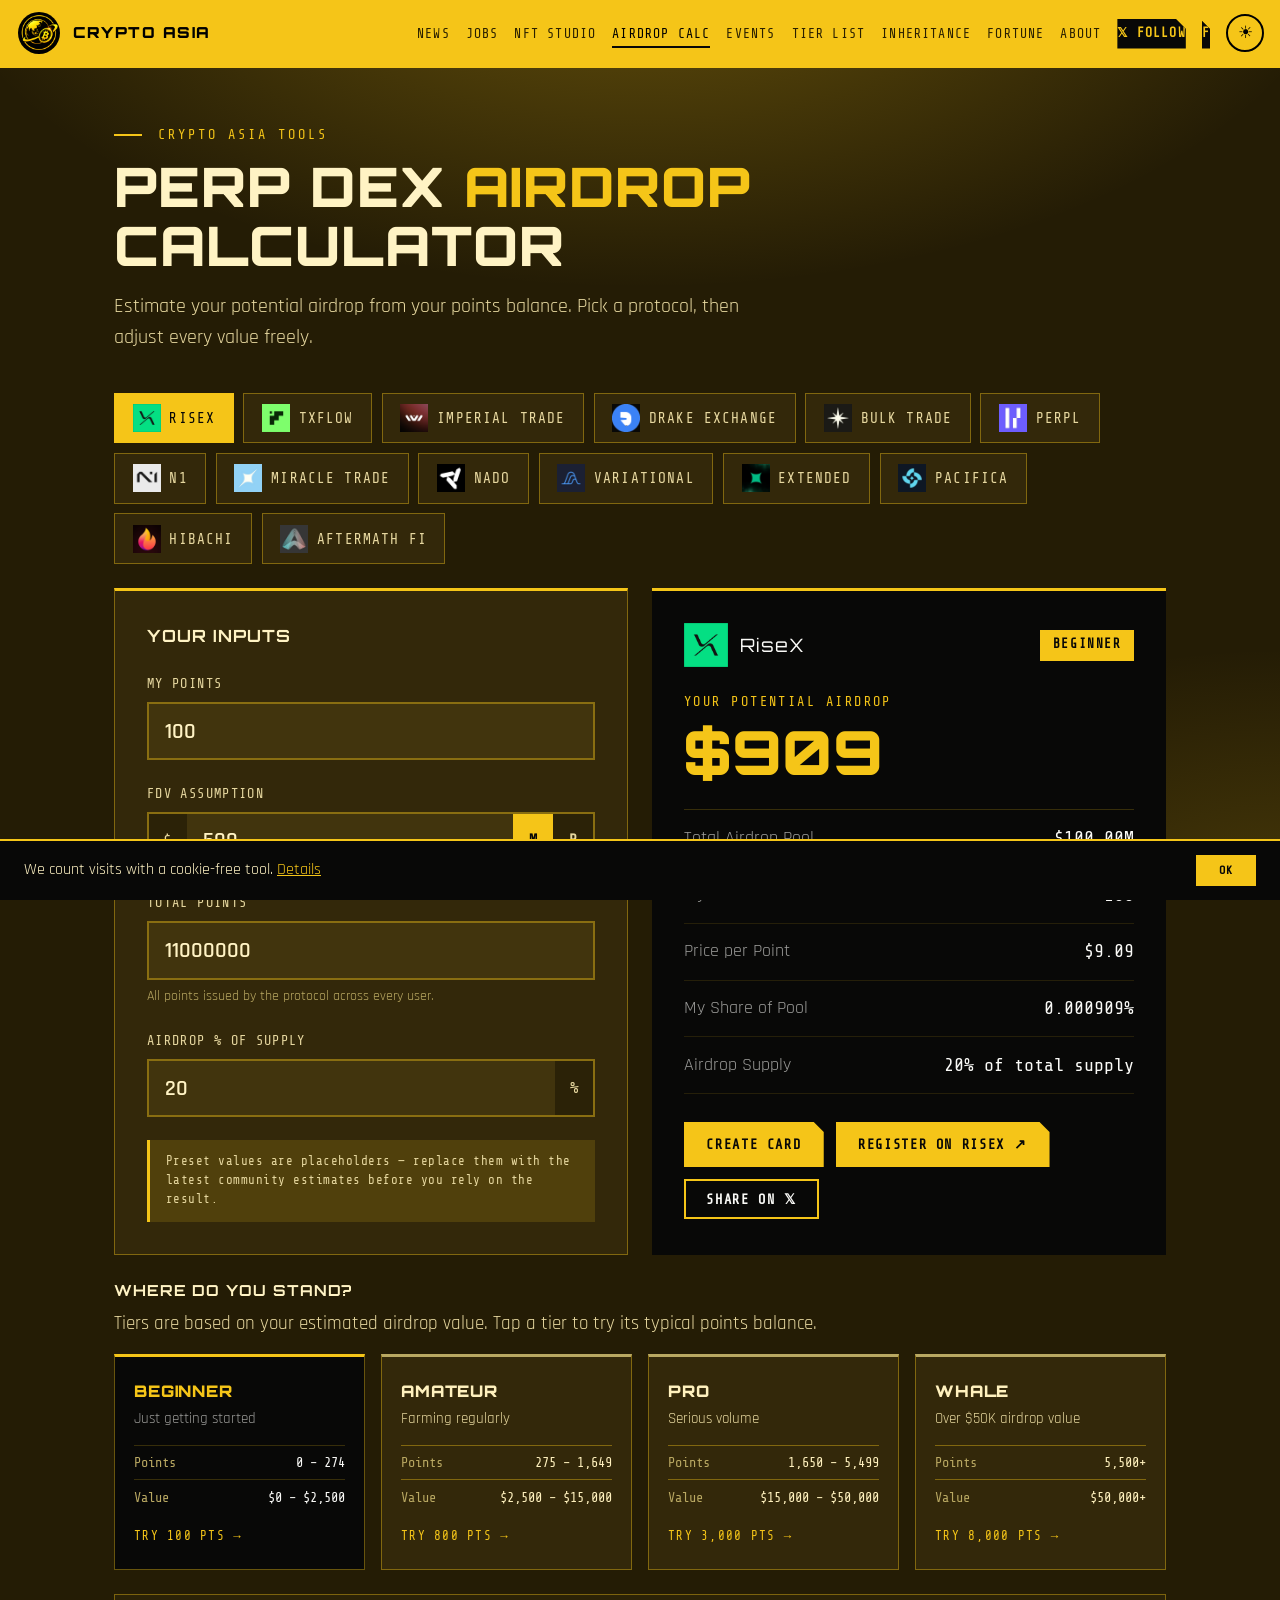
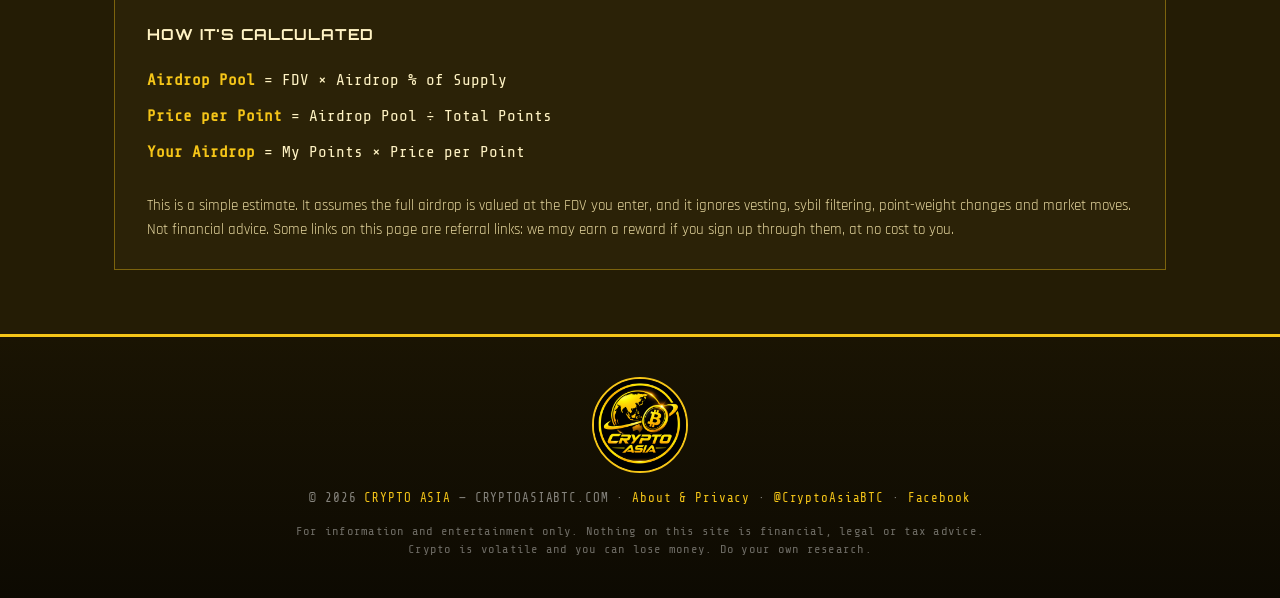
<file: airdrop-calculator.html>
<!DOCTYPE html>
<html lang="en">
<head>
<meta charset="UTF-8">
<meta name="viewport" content="width=device-width, initial-scale=1.0">
<title>Perp DEX Airdrop Calculator — Estimate Your Points Value | Crypto Asia</title>
<link rel="icon" type="image/png" sizes="32x32" href="logos/favicon-32.png">
<link rel="icon" type="image/png" sizes="16x16" href="logos/favicon-16.png">
<link rel="shortcut icon" href="favicon.ico">
<link rel="apple-touch-icon" href="logos/favicon-180.png">
<meta name="theme-color" content="#F5C518">
<script>var t='dark';try{t=localStorage.getItem('ca-theme')||'dark'}catch(e){}document.documentElement.setAttribute('data-theme',t)</script>

<meta name="description" content="Estimate the value of your perp DEX airdrop points. Set FDV, allocation and total points for Hyperliquid-style exchanges, with beginner to whale tiers.">
<link rel="canonical" href="https://cryptoasiabtc.com/airdrop-calculator.html">
<meta property="og:type" content="website">
<meta property="og:site_name" content="Crypto Asia">
<meta property="og:title" content="Perp DEX Airdrop Calculator — Estimate Your Points Value">
<meta property="og:description" content="Estimate the value of your perp DEX airdrop points. Set FDV, allocation and total points for Hyperliquid-style exchanges, with beginner to whale tiers.">
<meta property="og:url" content="https://cryptoasiabtc.com/airdrop-calculator.html">
<meta property="og:image" content="https://cryptoasiabtc.com/logos/ca-wide.png">
<meta name="twitter:card" content="summary_large_image">
<meta name="twitter:site" content="@CryptoAsiaBTC">
<meta name="twitter:title" content="Perp DEX Airdrop Calculator — Estimate Your Points Value">
<meta name="twitter:description" content="Estimate the value of your perp DEX airdrop points. Set FDV, allocation and total points for Hyperliquid-style exchanges, with beginner to whale tiers.">
<meta name="twitter:image" content="https://cryptoasiabtc.com/logos/ca-wide.png">
<link rel="preconnect" href="https://fonts.googleapis.com">
<link href="https://fonts.googleapis.com/css2?family=Orbitron:wght@700;900&family=Rajdhani:wght@400;500;600;700&family=Share+Tech+Mono&display=swap" rel="stylesheet">
<link rel="stylesheet" href="shared.css">
<style>
main{max-width:1100px;margin:0 auto;padding:3.5rem 1.5rem 4rem}
.eyebrow{font-family:var(--fm);font-size:.85rem;color:var(--gold-d);letter-spacing:.22em;text-transform:uppercase;display:flex;align-items:center;gap:1rem;margin-bottom:.75rem}
.eyebrow::before{content:'';width:28px;height:2px;background:var(--gold)}
h1{font-family:var(--fh);font-size:clamp(2rem,5vw,3.4rem);font-weight:900;line-height:1.08;letter-spacing:.02em;margin-bottom:1rem}
h1 .gold{color:var(--gold-d)}
.lead{font-size:1.25rem;color:var(--text2);max-width:640px;margin-bottom:2.5rem}

/* DEX TABS */
.tabs{display:flex;gap:.6rem;flex-wrap:wrap;margin-bottom:1.5rem}
.tab{
  font-family:var(--fm);font-size:.9rem;letter-spacing:.08em;text-transform:uppercase;padding:.65rem 1.1rem;
  background:var(--surface);border:1px solid var(--border);color:var(--text2);cursor:pointer;display:flex;align-items:center;gap:.55rem;transition:all .15s;
}
.tab .dot{width:28px;height:28px;display:grid;place-items:center;background:var(--black);color:var(--gold);font-family:var(--fh);font-size:.7rem;font-weight:900;overflow:hidden}
.dot img{width:100%;height:100%;object-fit:cover;display:block}
.tab:hover{border-color:var(--gold)}
.tab.active{background:var(--act-bg);color:var(--act-fg);border-color:var(--act-bg)}
.tab.active .dot{background:var(--gold);color:var(--black)}

/* PANEL */
.grid{display:grid;grid-template-columns:1fr 1fr;gap:1.5rem}
.panel{background:var(--surface);border:1px solid var(--border);border-top:3px solid var(--gold);padding:2rem}
.panel h2{font-family:var(--fh);font-size:1.05rem;letter-spacing:.06em;margin-bottom:1.5rem}
.field{margin-bottom:1.4rem}
.field label{display:block;font-family:var(--fm);font-size:.85rem;letter-spacing:.1em;text-transform:uppercase;color:var(--text2);margin-bottom:.5rem}
.field .row{display:flex;align-items:stretch;border:2px solid var(--border);background:var(--field);transition:border-color .15s}
.field .row:focus-within{border-color:var(--gold)}
.field .affix{display:grid;place-items:center;padding:0 .9rem;background:var(--gray);font-family:var(--fm);color:var(--text2);font-size:1rem}
.field input[type=number],.field input[type=text]{
  flex:1;min-width:0;border:none;outline:none;padding:.85rem 1rem;font-family:var(--fs);font-weight:600;font-size:1.35rem;color:var(--ink);background:transparent;
}
.hint{font-size:.9rem;color:var(--gray3);margin-top:.35rem}
.note{font-family:var(--fm);font-size:.78rem;letter-spacing:.04em;color:var(--text2);background:rgba(245,197,24,.15);border-left:3px solid var(--gold);padding:.75rem 1rem;margin-top:.5rem}

/* RESULT */
.result{background:var(--black);color:var(--white);border-top:3px solid var(--gold);padding:2rem;display:flex;flex-direction:column}
.result-head{display:flex;align-items:center;gap:.75rem;margin-bottom:1.5rem}
.result-head .dot{width:44px;height:44px;display:grid;place-items:center;background:var(--gold);color:var(--black);font-family:var(--fh);font-weight:900;font-size:1rem;overflow:hidden}
.result-head .name{font-family:var(--fh);font-size:1.15rem;letter-spacing:.06em}
.big-label{font-family:var(--fm);font-size:.85rem;letter-spacing:.18em;text-transform:uppercase;color:var(--gold)}
.big{font-family:var(--fh);font-weight:900;font-size:clamp(2.4rem,6vw,3.8rem);color:var(--gold);line-height:1.1;margin:.4rem 0 1.5rem;word-break:break-word}
.stats{border-top:1px solid rgba(245,197,24,.2)}
.stat{display:flex;justify-content:space-between;gap:1rem;padding:.85rem 0;border-bottom:1px solid rgba(245,197,24,.12);font-size:1.15rem}
.stat span:first-child{color:rgba(250,250,247,.6)}
.stat span:last-child{font-family:var(--fm);color:var(--white);text-align:right}
.actions{display:flex;gap:.75rem;flex-wrap:wrap;margin-top:1.75rem}

/* UNIT TOGGLE */
.unit{display:flex}
.unit button{font-family:var(--fm);font-size:.95rem;font-weight:700;padding:0 1rem;border:none;background:var(--gray);color:var(--text2);cursor:pointer;transition:all .15s}
.unit button.on{background:var(--act-bg);color:var(--act-fg)}

/* TIERS */
.tier-badge{margin-left:auto;font-family:var(--fm);font-size:.8rem;letter-spacing:.12em;text-transform:uppercase;background:var(--gold);color:var(--black);font-weight:700;padding:.35rem .8rem}
.tiers-wrap{margin-top:1.5rem}
.tiers-wrap h3{font-family:var(--fh);font-size:.95rem;letter-spacing:.06em;margin-bottom:.4rem}
.tiers-wrap .sub{color:var(--text2);margin-bottom:1rem}
.tiers{display:grid;grid-template-columns:repeat(4,1fr);gap:1rem}
.tier{background:var(--surface);border:1px solid var(--border);border-top:3px solid var(--gray3);padding:1.4rem 1.2rem;cursor:pointer;transition:transform .15s,box-shadow .15s;text-align:left;font:inherit;color:inherit}
.tier:hover{transform:translateY(-3px);box-shadow:0 12px 28px rgba(245,197,24,.15)}
.tier.active{background:var(--black);color:var(--white);border-top-color:var(--gold)}
.tier .t-name{font-family:var(--fh);font-size:1rem;font-weight:900;letter-spacing:.05em;margin-bottom:.15rem}
.tier.active .t-name{color:var(--gold)}
.tier .t-who{font-size:.95rem;color:var(--text2);margin-bottom:.9rem}
.tier.active .t-who{color:rgba(250,250,247,.6)}
.tier .t-row{display:flex;justify-content:space-between;gap:.5rem;font-family:var(--fm);font-size:.85rem;padding:.4rem 0;border-top:1px solid var(--border)}
.tier.active .t-row{border-top-color:rgba(245,197,24,.2)}
.tier .t-row span:first-child{color:var(--gray3)}
.tier .t-try{margin-top:.8rem;font-family:var(--fm);font-size:.78rem;letter-spacing:.1em;text-transform:uppercase;color:var(--gold-d)}
.tier.active .t-try{color:var(--gold)}

/* FORMULA */
.formula{margin-top:1.5rem;background:var(--gray);border:1px solid var(--border);padding:1.75rem 2rem}
.formula h3{font-family:var(--fh);font-size:.95rem;letter-spacing:.06em;margin-bottom:1rem}
.formula code{display:block;font-family:var(--fm);font-size:1rem;color:var(--ink);padding:.35rem 0}
.formula code b{color:var(--gold-d)}

/* MODAL */
.modal{position:fixed;inset:0;background:rgba(8,8,7,.8);display:none;align-items:center;justify-content:center;z-index:300;padding:1rem}
.modal.open{display:flex}
.sheet{background:var(--surface);max-width:760px;width:100%;max-height:92vh;overflow:auto;padding:2rem;border-top:4px solid var(--gold)}
.sheet-head{display:flex;justify-content:space-between;align-items:center;margin-bottom:1.25rem}
.sheet-head h3{font-family:var(--fh);font-size:1rem;letter-spacing:.06em}
.x{background:none;border:none;font-size:1.6rem;cursor:pointer;color:var(--text)}
.templates{display:grid;grid-template-columns:repeat(4,1fr);gap:.75rem;margin-bottom:1rem}
.tpl{aspect-ratio:1;border:3px solid transparent;cursor:pointer;display:grid;place-items:center;font-family:var(--fm);font-size:.7rem;color:#fff;text-shadow:0 1px 3px rgba(0,0,0,.6)}
.tpl.active{border-color:var(--gold)}
.preview{display:block;width:100%;max-width:420px;margin:0 auto 1.25rem;border:1px solid var(--border)}
.sheet .actions{margin-top:0;justify-content:center}

.disclaimer{margin-top:1.5rem;font-size:.95rem;color:var(--text2)}

@media(max-width:820px){
  .grid{grid-template-columns:1fr}
  .templates{grid-template-columns:repeat(2,1fr)}
  main{padding-top:2.5rem}
}
</style>
</head>
<body>

<div id="site-nav"></div>

<main>
  <div class="eyebrow">Crypto Asia Tools</div>
  <h1>PERP DEX <span class="gold">AIRDROP</span><br>CALCULATOR</h1>
  <p class="lead">Estimate your potential airdrop from your points balance. Pick a protocol, then adjust every value freely.</p>

  <div class="tabs" id="tabs"></div>

  <div class="grid">
    <div class="panel">
      <h2>YOUR INPUTS</h2>

      <div class="field">
        <label for="myPoints">My Points</label>
        <div class="row"><input id="myPoints" type="number" min="0" step="any" placeholder="e.g. 25000" inputmode="decimal"></div>
      </div>
      <div class="field">
        <label for="fdv">FDV Assumption</label>
        <div class="row"><span class="affix">$</span><input id="fdv" type="number" min="0" step="any" inputmode="decimal"><div class="unit"><button type="button" id="unitM" class="on">M</button><button type="button" id="unitB">B</button></div></div>
      </div>
      <div class="field">
        <label for="totalPoints">Total Points</label>
        <div class="row"><input id="totalPoints" type="number" min="0" step="any" inputmode="decimal"></div>
        <div class="hint">All points issued by the protocol across every user.</div>
      </div>
      <div class="field">
        <label for="pct">Airdrop % of Supply</label>
        <div class="row"><input id="pct" type="number" min="0" max="100" step="any" inputmode="decimal"><span class="affix">%</span></div>
      </div>
      <div class="note">Preset values are placeholders — replace them with the latest community estimates before you rely on the result.</div>
    </div>

    <div class="result">
      <div class="result-head">
        <div class="dot" id="resDot">N</div>
        <div class="name" id="resName">RiseX</div>
        <span class="tier-badge" id="resTier">Beginner</span>
      </div>
      <div class="big-label">Your potential airdrop</div>
      <div class="big" id="outAirdrop">$0</div>
      <div class="stats">
        <div class="stat"><span>Total Airdrop Pool</span><span id="outPool">—</span></div>
        <div class="stat"><span>My Points</span><span id="outMy">—</span></div>
        <div class="stat"><span>Price per Point</span><span id="outPPP">—</span></div>
        <div class="stat"><span>My Share of Pool</span><span id="outShare">—</span></div>
        <div class="stat"><span>Airdrop Supply</span><span id="outSupply">—</span></div>
      </div>
      <div class="actions">
        <button class="btn" id="btnCard">Create Card</button>
        <a class="btn" id="btnReg" href="#" target="_blank" rel="noopener sponsored" style="display:none;text-decoration:none;text-align:center">Register</a>
        <button class="btn ghost" id="btnShare" style="color:var(--white);box-shadow:inset 0 0 0 2px var(--gold)">Share on &#120143;</button>
      </div>
    </div>
  </div>

  <div class="tiers-wrap">
    <h3>WHERE DO YOU STAND?</h3>
    <p class="sub">Tiers are based on your estimated airdrop value. Tap a tier to try its typical points balance.</p>
    <div class="tiers" id="tiers"></div>
  </div>

  <div class="formula">
    <h3>HOW IT'S CALCULATED</h3>
    <code><b>Airdrop Pool</b> = FDV × Airdrop % of Supply</code>
    <code><b>Price per Point</b> = Airdrop Pool ÷ Total Points</code>
    <code><b>Your Airdrop</b> = My Points × Price per Point</code>
    <p class="disclaimer">This is a simple estimate. It assumes the full airdrop is valued at the FDV you enter, and it ignores vesting, sybil filtering, point-weight changes and market moves. Not financial advice. Some links on this page are referral links: we may earn a reward if you sign up through them, at no cost to you.</p>
  </div>
</main>

<div id="site-foot"></div>

<!-- CARD MODAL -->
<div class="modal" id="modal">
  <div class="sheet">
    <div class="sheet-head"><h3>CHOOSE CARD BACKGROUND</h3><button class="x" id="btnClose" aria-label="Close">&#10005;</button></div>
    <div class="templates" id="tpls"></div>
    <div style="margin-bottom:1rem"><label class="btn ghost" style="cursor:pointer">Upload your photo<input id="photo" type="file" accept="image/*" hidden></label> <label class="btn ghost" style="cursor:pointer">Upload your video (max 15s)<input id="video" type="file" accept="video/*" hidden></label><p id="vidMsg" class="note" style="margin-top:.6rem;display:none"></p></div>
    <canvas id="cv" class="preview" width="1080" height="1080"></canvas>
    <div class="actions">
      <button class="btn" id="btnDownload">Download PNG</button>
      <button class="btn" id="btnVideo" style="display:none">Download video</button>
      <button class="btn dark" id="btnShare2">Share on &#120143;</button>
    </div>
  </div>
</div>

<script src="shared.js"></script>
<script>
// Placeholder presets — editable. Replace with current community estimates.
// fdvM = FDV in millions of dollars.
// pts = default "My Points". tryPts = typical balance for Beginner / Amateur / Pro / Whale (used by the tier cards).
const D = {fdvM:500, total:11000000, pct:20, pts:100, tryPts:[100,800,3000,8000]};
// ---- Referral links (edit here). Leave a dex out to hide its Register button. ----
const REFERRALS = {
  bulk:'https://app.bulk.trade/ref/CryptoAsiaBTC',
  drake:'https://drake.exchange?af=ef416da6',
  hibachi:'https://hibachi.xyz/r/cryptoasia',
  imperial:'https://imperial.trade/invite/CryptoAsia',
  n1:'https://app.n1.xyz/r/atlantic-saxophone',
  nado:'https://app.nado.xyz?join=cryptoasia',
  aftermath:'https://aftermath.finance/referrals/afterref',
  pacifica:'https://app.pacifica.fi?referral=CryptoAsia',
  perpl:'https://app.perpl.xyz/trade?ref=Rh53KNgcbnd',
  risex:'https://www.rise.trade/invite/cryptoasia',
  txflow:'https://app.txflow.com/r/VCSYLZVII7'
  // extended:'', miracle:'', variational:''  <- add when you have the links
};
const DEXES = [
  {id:'risex',       name:'RiseX',       letter:'Rx', ...D},
  {id:'txflow',      name:'TxFlow',      letter:'Tx', ...D, total:35000000, pts:1000, tryPts:[350,2500,9000,25000]},
  {id:'imperial',     name:'Imperial Trade', letter:'Im', ...D, fdvM:200, pct:25, total:1000000, pts:100, tryPts:[20,150,550,1500]},
  {id:'drake',        name:'Drake Exchange', letter:'Dr', ...D, fdvM:100, pct:25, total:32000000, pts:1000, tryPts:[1300,9600,35000,96000]},
  {id:'bulk',         name:'Bulk Trade',  letter:'Bk', ...D, fdvM:200, pct:30, total:50000000, pts:1000, tryPts:[850,6250,23000,62500]},
  {id:'perpl',        name:'PERPL',       letter:'Pl', ...D, fdvM:100, pct:20, total:3000000, pts:100, tryPts:[150,1100,4100,11300]},
  {id:'n1',           name:'N1',          letter:'N1', ...D, fdvM:50, pct:20, total:2000000000, pts:100000, tryPts:[200000,1500000,5500000,15000000]},
  {id:'miracle',      name:'Miracle Trade', letter:'Mi', ...D, fdvM:50, pct:45, total:5500000, pts:1000, tryPts:[250,1850,6700,18300]},
  {id:'nado',        name:'Nado',    letter:'N',  ...D, fdvM:500, pct:10, total:40000000, pts:1000, tryPts:[800,6000,22000,60000]},
  {id:'variational', name:'Variational', letter:'V',  ...D, fdvM:1000, pct:50, tryPts:[22,165,605,1650]},
  {id:'extended',    name:'Extended',    letter:'E',  ...D},
  {id:'pacifica',    name:'Pacifica',    letter:'P',  ...D, fdvM:500, pct:25, total:400000000, pts:5000, tryPts:[3200,24000,88000,240000]},
  {id:'hibachi',     name:'Hibachi',     letter:'H',  ...D, fdvM:100, pct:15, total:80000000, pts:5000, tryPts:[5300,40000,147000,400000]},
  {id:'aftermath',   name:'Aftermath Fi', letter:'Af', ...D, fdvM:50, pct:35, total:70000000, pts:5000, tryPts:[4000,30000,110000,300000]}
];
// Tiers are set by estimated airdrop value (USD), so they hold for every protocol.
const TIERS = [
  {id:'beginner', name:'Beginner', who:'Just getting started',   min:0},
  {id:'amateur',  name:'Amateur',  who:'Farming regularly',      min:2500},
  {id:'pro',      name:'Pro',      who:'Serious volume',         min:15000},
  {id:'whale',    name:'Whale',    who:'Over $50K airdrop value', min:50000}
];
let fdvUnit = 'M';
const TEMPLATES = [
  ['Gold',   ['#F5C518','#C49A00']],
  ['Night',  ['#080807','#2a2410']],
  ['Chain',  ['#FFE566','#F5C518']],
  ['Carbon', ['#1b1b18','#080807']],
  ['Sun',    ['#FFB800','#FF7A00']],
  ['Mint',   ['#0f2a24','#0a1512']],
  ['Ink',    ['#111110','#3A3830']],
  ['Cream',  ['#FAFAF7','#E6E3D4']]
];

const $ = id => document.getElementById(id);
let current = DEXES[0];
let tplIndex = 0;
let photoImg = null;
let videoEl = null, videoURL = null, rafId = 0, noLogo = false, recording = false;
const MAX_VIDEO_SEC = 15;
let logoImg = null;

// ---- formatting ----
function money(n){
  if(!isFinite(n)) return '—';
  const a = Math.abs(n);
  if(a >= 1e12) return '$' + (n/1e12).toFixed(2) + 'T';
  if(a >= 1e9)  return '$' + (n/1e9).toFixed(2) + 'B';
  if(a >= 1e6)  return '$' + (n/1e6).toFixed(2) + 'M';
  if(a >= 1e4)  return '$' + Math.round(n).toLocaleString('en-US');
  if(a >= 100)  return '$' + n.toLocaleString('en-US',{maximumFractionDigits:0});
  if(a >= 1)    return '$' + n.toLocaleString('en-US',{minimumFractionDigits:2,maximumFractionDigits:2});
  if(a === 0)   return '$0';
  return '$' + n.toPrecision(3);
}
function num(n){ return isFinite(n) ? n.toLocaleString('en-US',{maximumFractionDigits:2}) : '—'; }
function val(id){ const v = parseFloat($(id).value); return isFinite(v) && v >= 0 ? v : NaN; }

// ---- core calculation ----
function calc(){
  const my = val('myPoints'), fdvIn = val('fdv'), total = val('totalPoints'), pct = val('pct');
  const fdv = isFinite(fdvIn) ? fdvIn * (fdvUnit === 'B' ? 1e9 : 1e6) : NaN; // FDV in USD
  const out = {my, fdv, total, pct, pool:NaN, ppp:NaN, airdrop:0, share:NaN};
  if(isFinite(fdv) && isFinite(pct)) out.pool = fdv * pct / 100;
  if(isFinite(out.pool) && isFinite(total) && total > 0) out.ppp = out.pool / total;
  if(isFinite(out.ppp) && isFinite(my)) out.airdrop = my * out.ppp;
  if(isFinite(my) && isFinite(total) && total > 0) out.share = my / total * 100;
  return out;
}
function render(){
  const r = calc();
  $('outAirdrop').textContent = money(r.airdrop);
  $('outPool').textContent = money(r.pool);
  $('outMy').textContent = isFinite(r.my) ? num(r.my) : '—';
  $('outPPP').textContent = money(r.ppp);
  $('outShare').textContent = isFinite(r.share) ? (r.share < 0.0001 ? '<0.0001%' : r.share.toPrecision(3) + '%') : '—';
  $('outSupply').textContent = isFinite(r.pct) ? r.pct + '% of total supply' : '—';
  $('resName').textContent = current.name;
  $('resDot').innerHTML = dotHTML(current);
  $('resTier').textContent = tierFor(r.airdrop).name;
  const reg=$('btnReg'), link=REFERRALS[current.id];
  if(link){reg.setAttribute('data-track','ref-'+current.id);reg.href=link;reg.textContent='Register on '+current.name+' \u2197';reg.style.display='';}
  else{reg.style.display='none';reg.removeAttribute('href');}
  renderTiers(r);
  return r;
}

// ---- protocol logos (logos/<id>.png) — falls back to the letter badge if a file is missing ----
function dotHTML(d){
  return '<img src="logos/' + d.id + '.png" alt="' + d.name + '" onerror="this.parentNode.textContent=\'' + d.letter + '\'">';
}
const dexLogos = {};
function dexLogo(d){
  if(!dexLogos[d.id]){
    const i = new Image();
    i.onload = () => { if($('modal').classList.contains('open')) drawCard(); };
    i.src = 'logos/' + d.id + '.png';
    dexLogos[d.id] = i;
  }
  return dexLogos[d.id];
}

// ---- tiers ----
function tierFor(value){
  let t = TIERS[0];
  TIERS.forEach(x => { if(isFinite(value) && value >= x.min) t = x; });
  return t;
}
function renderTiers(r){
  const wrap = $('tiers'); wrap.innerHTML = '';
  const active = tierFor(r.airdrop).id;
  TIERS.forEach((t,i) => {
    const next = TIERS[i+1];
    const ok = isFinite(r.ppp) && r.ppp > 0;
    const lo = ok ? Math.ceil(t.min / r.ppp) : NaN;
    const hi = ok && next ? Math.ceil(next.min / r.ppp) - 1 : NaN;
    const ptsTxt = !ok ? '—' : (next ? num(lo) + ' – ' + num(hi) : num(lo) + '+');
    const valTxt = next ? money(t.min) + ' – ' + money(next.min) : money(t.min) + '+';
    const b = document.createElement('button');
    b.type = 'button';
    b.className = 'tier' + (t.id === active ? ' active' : '');
    b.innerHTML = '<div class="t-name">' + t.name.toUpperCase() + '</div><div class="t-who">' + t.who + '</div>' +
      '<div class="t-row"><span>Points</span><span>' + ptsTxt + '</span></div>' +
      '<div class="t-row"><span>Value</span><span>' + valTxt + '</span></div>' +
      '<div class="t-try">Try ' + num(current.tryPts[i]) + ' pts →</div>';
    b.onclick = () => { $('myPoints').value = current.tryPts[i]; render(); if($('modal').classList.contains('open')) drawCard(); };
    wrap.appendChild(b);
  });
}

// ---- FDV unit toggle (M / B) ----
function setUnit(u, convert){
  if(convert && u !== fdvUnit){
    const v = parseFloat($('fdv').value);
    if(isFinite(v)) $('fdv').value = +(u === 'B' ? v / 1000 : v * 1000).toPrecision(10);
  }
  fdvUnit = u;
  $('unitM').classList.toggle('on', u === 'M');
  $('unitB').classList.toggle('on', u === 'B');
  render();
}
$('unitM').onclick = () => setUnit('M', true);
$('unitB').onclick = () => setUnit('B', true);

// ---- tabs ----
function buildTabs(){
  const wrap = $('tabs'); wrap.innerHTML = '';
  DEXES.forEach(d => {
    const b = document.createElement('button');
    b.className = 'tab' + (d.id === current.id ? ' active' : '');
    b.innerHTML = '<span class="dot">' + dotHTML(d) + '</span>' + d.name;
    b.onclick = () => { current = d; loadPreset(); buildTabs(); };
    wrap.appendChild(b);
  });
}
function loadPreset(){
  fdvUnit = 'M';
  $('unitM').classList.add('on'); $('unitB').classList.remove('on');
  $('myPoints').value = current.pts;
  $('fdv').value = current.fdvM;
  $('totalPoints').value = current.total;
  $('pct').value = current.pct;
  render();
}
['myPoints','fdv','totalPoints','pct'].forEach(id => $(id).addEventListener('input', render));

// ---- card ----
function buildTpls(){
  const wrap = $('tpls'); wrap.innerHTML = '';
  TEMPLATES.forEach((t,i) => {
    const d = document.createElement('div');
    d.className = 'tpl' + (i === tplIndex && !photoImg && !videoEl ? ' active' : '');
    d.style.background = 'linear-gradient(135deg,' + t[1][0] + ',' + t[1][1] + ')';
    d.textContent = t[0];
    d.onclick = () => { tplIndex = i; photoImg = null; clearVideo(); buildTpls(); drawCard(); };
    wrap.appendChild(d);
  });
}
function isDark(hex){
  const n = parseInt(hex.slice(1),16), r=n>>16, g=(n>>8)&255, b=n&255;
  return (r*299 + g*587 + b*114)/1000 < 140;
}
function drawCard(withLogo = true){
  const cv = $('cv'), c = cv.getContext('2d'), W = cv.width, H = cv.height;
  const r = calc();
  // background
  const media = videoEl && videoEl.videoWidth ? videoEl : photoImg;
  if(media){
    const mw = media.videoWidth || media.width, mh = media.videoHeight || media.height;
    const s = Math.max(W/mw, H/mh);
    const w = mw*s, h = mh*s;
    c.drawImage(media, (W-w)/2, (H-h)/2, w, h);
    c.fillStyle = 'rgba(8,8,7,0.55)'; c.fillRect(0,0,W,H);
  } else {
    const t = TEMPLATES[tplIndex][1];
    const g = c.createLinearGradient(0,0,W,H); g.addColorStop(0,t[0]); g.addColorStop(1,t[1]);
    c.fillStyle = g; c.fillRect(0,0,W,H);
  }
  const dark = (photoImg || videoEl) ? true : isDark(TEMPLATES[tplIndex][1][0]);
  const fg = dark ? '#FAFAF7' : '#080807';
  const accent = dark ? '#F5C518' : '#080807';
  // grid overlay
  c.strokeStyle = dark ? 'rgba(245,197,24,0.08)' : 'rgba(8,8,7,0.07)'; c.lineWidth = 1;
  for(let x=0;x<=W;x+=60){c.beginPath();c.moveTo(x,0);c.lineTo(x,H);c.stroke();}
  for(let y=0;y<=H;y+=60){c.beginPath();c.moveTo(0,y);c.lineTo(W,y);c.stroke();}
  // border
  c.strokeStyle = accent; c.lineWidth = 8; c.strokeRect(40,40,W-80,H-80);

  c.textBaseline = 'alphabetic';
  c.fillStyle = accent; c.font = '700 34px "Share Tech Mono", monospace';
  c.fillText('PERP DEX AIRDROP ESTIMATE', 90, 130);

  // dex badge + name
  c.fillStyle = accent; c.fillRect(90,170,90,90);
  const dl = withLogo ? dexLogo(current) : null;
  if(dl && dl.complete && dl.naturalWidth){
    c.drawImage(dl, 90, 170, 90, 90);
  } else {
    c.fillStyle = dark ? '#080807' : '#F5C518'; c.font = '900 ' + (current.letter.length > 1 ? 40 : 56) + 'px Orbitron, monospace';
    c.textAlign = 'center'; c.fillText(current.letter, 135, 232); c.textAlign = 'left';
  }
  c.fillStyle = fg; c.font = '900 72px Orbitron, monospace'; c.fillText(current.name.toUpperCase(), 210, 240);
  c.fillStyle = accent; c.font = '700 30px "Share Tech Mono", monospace';
  c.fillText('TIER · ' + tierFor(r.airdrop).name.toUpperCase(), 210, 292);

  // main number
  c.fillStyle = accent; c.font = '700 34px "Share Tech Mono", monospace';
  c.fillText('YOUR POTENTIAL AIRDROP', 90, 420);
  let txt = money(r.airdrop), size = 190;
  c.font = '900 ' + size + 'px Orbitron, monospace';
  while(c.measureText(txt).width > W - 180 && size > 60){ size -= 6; c.font = '900 ' + size + 'px Orbitron, monospace'; }
  c.fillStyle = accent; c.fillText(txt, 90, 420 + size*0.95);

  // stats
  const rows = [
    ['My Points', isFinite(r.my) ? num(r.my) : '—'],
    ['FDV', money(r.fdv)],
    ['Airdrop Pool', money(r.pool)],
    ['Price per Point', money(r.ppp)]
  ];
  let y = 700;
  rows.forEach(rw => {
    c.fillStyle = dark ? 'rgba(250,250,247,0.65)' : 'rgba(8,8,7,0.65)'; c.font = '500 34px Rajdhani, sans-serif';
    c.textAlign = 'left'; c.fillText(rw[0], 90, y);
    c.fillStyle = fg; c.font = '600 36px "Share Tech Mono", monospace';
    c.textAlign = 'right'; c.fillText(rw[1], W-90, y);
    c.strokeStyle = dark ? 'rgba(245,197,24,0.25)' : 'rgba(8,8,7,0.2)'; c.lineWidth = 2;
    c.beginPath(); c.moveTo(90,y+18); c.lineTo(W-90,y+18); c.stroke();
    y += 62;
  });
  c.textAlign = 'left';

  // footer brand
  c.fillStyle = accent; c.font = '900 34px Orbitron, monospace';
  c.textBaseline = 'middle';
  c.fillText('CRYPTOASIABTC.COM', 90, H-112);
  c.textBaseline = 'alphabetic';
  if(withLogo && !noLogo && logoImg && logoImg.complete && logoImg.naturalWidth){
    const lh = 70, lw = logoImg.naturalWidth/logoImg.naturalHeight*lh;
    c.drawImage(logoImg, W-90-lw, H-147, lw, lh);
  }
}
function clearVideo(){
  if(videoEl){ try{ videoEl.pause(); }catch(e){} videoEl = null; }
  if(videoURL){ URL.revokeObjectURL(videoURL); videoURL = null; }
  cancelAnimationFrame(rafId); rafId = 0;
  $('btnVideo').style.display = 'none';
  const m = $('vidMsg'); m.style.display = 'none'; m.textContent = '';
}
function vidMsg(t){ const m = $('vidMsg'); m.textContent = t; m.style.display = t ? 'block' : 'none'; }
function loop(){
  if(!videoEl || !$('modal').classList.contains('open')) { rafId = 0; return; }
  drawCard();
  rafId = requestAnimationFrame(loop);
}
function loadVideo(file){
  if(!file) return;
  const v = document.createElement('video');
  v.muted = true; v.loop = true; v.playsInline = true; v.preload = 'auto';
  const url = URL.createObjectURL(file);
  v.onloadedmetadata = () => {
    if(!isFinite(v.duration) || v.duration > MAX_VIDEO_SEC + 0.3){
      URL.revokeObjectURL(url);
      vidMsg('That clip is ' + (isFinite(v.duration) ? Math.round(v.duration) + ' seconds' : 'too long') + '. Please use a clip of ' + MAX_VIDEO_SEC + ' seconds or less.');
      return;
    }
    clearVideo(); photoImg = null;
    videoEl = v; videoURL = url;
    buildTpls();
    v.play().catch(()=>{});
    $('btnVideo').style.display = '';
    vidMsg('Video added (' + v.duration.toFixed(1) + 's). Use Download video to save the card as a video.');
    cancelAnimationFrame(rafId); rafId = requestAnimationFrame(loop);
  };
  v.onerror = () => { URL.revokeObjectURL(url); vidMsg('This browser cannot read that video. Try an MP4 (H.264) file.'); };
  v.src = url;
}
function downloadVideo(){
  if(!videoEl || recording) return;
  if(!window.MediaRecorder || !$('cv').captureStream){ vidMsg('This browser cannot record video. Use a recent Chrome, Edge, Firefox or Safari on desktop.'); return; }
  const types = ['video/mp4;codecs=avc1','video/mp4','video/webm;codecs=vp9','video/webm;codecs=vp8','video/webm'];
  const mime = types.find(t => MediaRecorder.isTypeSupported(t)) || '';
  const ext = mime.indexOf('mp4') === 0 ? 'mp4' : 'webm';
  try { $('cv').toDataURL(); noLogo = false; } catch(e){ noLogo = true; }
  recording = true;
  const btn = $('btnVideo'); const label = btn.textContent;
  const stream = $('cv').captureStream(30);
  const chunks = [];
  let rec;
  try { rec = new MediaRecorder(stream, mime ? {mimeType: mime, videoBitsPerSecond: 6000000} : {}); }
  catch(e){ recording = false; vidMsg('Could not start recording in this browser.'); return; }
  rec.ondataavailable = e => { if(e.data && e.data.size) chunks.push(e.data); };
  rec.onstop = () => {
    recording = false; btn.textContent = label; btn.disabled = false;
    videoEl.loop = true; videoEl.play().catch(()=>{});
    const b = new Blob(chunks, {type: mime || 'video/webm'});
    const a = document.createElement('a');
    a.href = URL.createObjectURL(b);
    a.download = 'crypto-asia-' + current.id + '-airdrop.' + ext;
    a.click(); setTimeout(() => URL.revokeObjectURL(a.href), 4000);
    vidMsg('Saved as .' + ext + '. Video has no sound.');
  };
  btn.disabled = true;
  const dur = videoEl.duration;
  videoEl.loop = false; videoEl.currentTime = 0;
  const startRec = () => {
    rec.start(250);
    videoEl.play().catch(()=>{});
    if(!rafId) rafId = requestAnimationFrame(loop);
    const t0 = performance.now();
    const tick = setInterval(() => { btn.textContent = 'Recording ' + Math.min(100, Math.round((performance.now()-t0)/10/dur)) + '%'; }, 300);
    videoEl.onended = () => { clearInterval(tick); videoEl.onended = null; setTimeout(() => { if(rec.state !== 'inactive') rec.stop(); }, 150); };
  };
  videoEl.onseeked = () => { videoEl.onseeked = null; startRec(); };
  if(videoEl.currentTime === 0 && videoEl.readyState >= 2){ videoEl.onseeked = null; startRec(); }
}
function openCard(){
  $('modal').classList.add('open');
  if(videoEl){ videoEl.play().catch(()=>{}); if(!rafId) rafId = requestAnimationFrame(loop); }
  buildTpls();
  const draw = () => drawCard();
  (document.fonts && document.fonts.ready ? document.fonts.ready : Promise.resolve()).then(draw);
}
function downloadCard(){
  const save = () => {
    $('cv').toBlob(b => {
      const a = document.createElement('a');
      a.href = URL.createObjectURL(b);
      a.download = 'crypto-asia-' + current.id + '-airdrop.png';
      a.click(); setTimeout(() => URL.revokeObjectURL(a.href), 2000);
    }, 'image/png');
  };
  try { $('cv').toDataURL(); save(); }
  catch(e){ drawCard(false); save(); drawCard(true); } // canvas tainted by logo (e.g. file://) — export without it
}
function shareX(){
  const r = calc();
  const text = 'My potential ' + current.name + ' airdrop: ' + money(r.airdrop) +
    ' (' + (isFinite(r.my) ? num(r.my) : '0') + ' pts @ ' + money(r.fdv) + ' FDV) · ' + tierFor(r.airdrop).name + ' tier\n\nCalculate yours with @CryptoAsiaBTC';
  const url = 'https://twitter.com/intent/tweet?text=' + encodeURIComponent(text) + '&url=' + encodeURIComponent(location.href);
  window.open(url, '_blank', 'noopener');
}

$('btnCard').onclick = openCard;
$('btnClose').onclick = () => { $('modal').classList.remove('open'); if(videoEl && !recording) videoEl.pause(); };
$('modal').addEventListener('click', e => { if(e.target.id === 'modal'){ $('modal').classList.remove('open'); if(videoEl && !recording) videoEl.pause(); } });
$('btnVideo').onclick = downloadVideo;
$('video').addEventListener('change', e => { loadVideo(e.target.files[0]); e.target.value = ''; });
$('btnDownload').onclick = downloadCard;
$('btnShare').onclick = shareX;
$('btnShare2').onclick = shareX;
$('photo').addEventListener('change', e => {
  const f = e.target.files[0]; if(!f) return;
  const img = new Image();
  img.onload = () => { clearVideo(); photoImg = img; buildTpls(); drawCard(); };
  img.src = URL.createObjectURL(f);
});
['myPoints','fdv','totalPoints','pct'].forEach(id => $(id).addEventListener('input', () => { if($('modal').classList.contains('open')) drawCard(); }));

// logo for the card
logoImg = new Image(); logoImg.src = 'logos/ca-round.png';

buildTabs();
loadPreset();
</script>
</body>
</html>
</file>
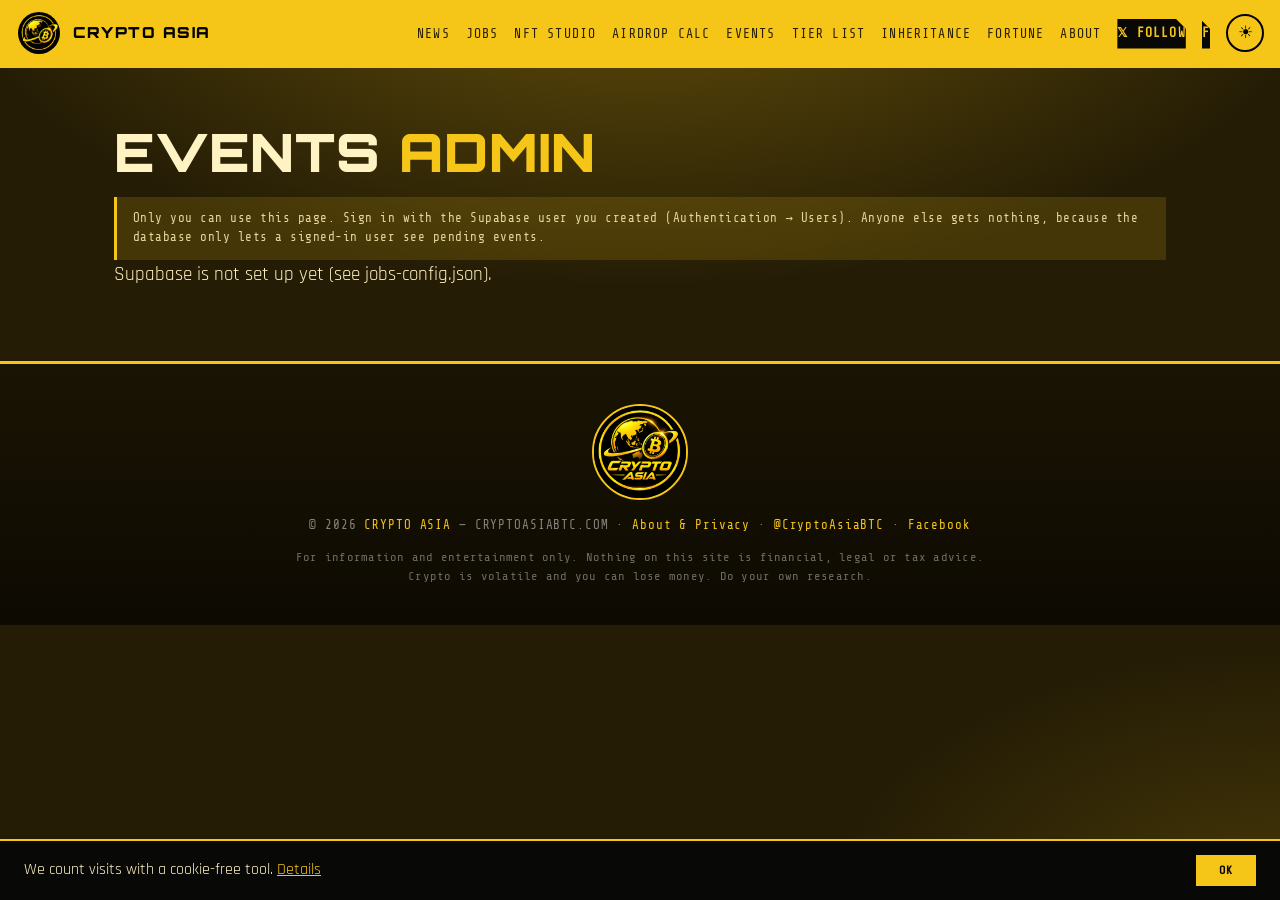
<file: events-admin.html>
<!DOCTYPE html>
<html lang="en">
<head>
<meta charset="UTF-8">
<meta name="viewport" content="width=device-width, initial-scale=1.0">
<meta name="robots" content="noindex,nofollow">
<title>Events Admin | Crypto Asia</title>
<link rel="icon" type="image/png" sizes="32x32" href="logos/favicon-32.png">
<script>var t='dark';try{t=localStorage.getItem('ca-theme')||'dark'}catch(e){}document.documentElement.setAttribute('data-theme',t)</script>
<link href="https://fonts.googleapis.com/css2?family=Orbitron:wght@700;900&family=Rajdhani:wght@400;500;600;700&family=Share+Tech+Mono&display=swap" rel="stylesheet">
<link rel="stylesheet" href="shared.css">
<style>
.row{background:var(--surface);border:1px solid var(--border);border-left:5px solid var(--gold);padding:1rem 1.2rem;margin-bottom:.8rem}
.row h3{font-family:var(--fh);font-size:.95rem;margin-bottom:.3rem}
.row .m{font-family:var(--fm);font-size:.8rem;color:var(--text2);letter-spacing:.05em;margin:.2rem 0}
.row .btns{display:flex;gap:.5rem;margin-top:.7rem;flex-wrap:wrap}
.tabs{display:flex;gap:.5rem;margin:1.2rem 0;flex-wrap:wrap}
</style>
</head>
<body>
<div id="site-nav"></div>
<main>
  <h1>EVENTS <span class="gold">ADMIN</span></h1>
  <p class="note">Only you can use this page. Sign in with the Supabase user you created (Authentication → Users). Anyone else gets nothing, because the database only lets a signed-in user see pending events.</p>
  <form id="login" style="max-width:420px;margin-top:1rem">
    <div class="field"><label class="label" for="em">Email</label><input class="input" id="em" type="email" autocomplete="username"></div>
    <div class="field"><label class="label" for="pw">Password</label><input class="input" id="pw" type="password" autocomplete="current-password"></div>
    <button class="btn" type="submit">Sign in</button> <span id="lmsg" class="note"></span>
  </form>
  <div id="panel" hidden>
    <div class="tabs" id="tabs"></div>
    <div id="rows"></div>
    <button class="btn ghost" id="out" type="button" style="margin-top:1rem">Sign out</button>
  </div>
</main>
<div id="site-foot"></div>
<script src="shared.js"></script>
<script>
(function(){
  function $(i){ return document.getElementById(i); }
  function esc(s){ return String(s==null?'':s).replace(/[&<>"']/g,function(c){return {'&':'&amp;','<':'&lt;','>':'&gt;','"':'&quot;',"'":'&#39;'}[c];}); }
  var CFG = {}, tok = '', tab = 'pending';
  try { tok = sessionStorage.getItem('ca-adm') || ''; } catch(e){}
  function base(){ return CFG.supabaseUrl.replace(/\/$/,''); }
  function api(path, o){ o = o||{}; return fetch(base()+path, {method:o.method||'GET', headers:{apikey:CFG.supabaseKey, Authorization:'Bearer '+tok, 'content-type':'application/json', Prefer:'return=minimal'}, body:o.body}); }
  function tabs(){
    $('tabs').innerHTML = ['pending','approved','rejected','reports'].map(function(t){ return '<button type="button" class="btn '+(t===tab?'':'ghost')+'" data-t="'+t+'">'+t+'</button>'; }).join('');
  }
  function load(){
    tabs();
    if (tab==='reports') {
      api('/rest/v1/event_reports?select=id,reason,created_at,events(id,title,url,status)&order=created_at.desc&limit=100').then(r=>r.json()).then(function(a){
        $('rows').innerHTML = a.length ? a.map(function(x){ var e = x.events||{}; return '<div class="row"><h3>'+esc(e.title)+'</h3><div class="m">'+esc(x.reason||'(no reason)')+' · '+esc(x.created_at.slice(0,10))+'</div><div class="m"><a href="'+esc(e.url)+'" target="_blank" rel="noopener">'+esc(e.url)+'</a></div><div class="btns"><button class="btn dark" data-act="rejected" data-id="'+esc(e.id)+'">Take down</button><button class="btn ghost" data-del="'+esc(x.id)+'">Dismiss report</button></div></div>'; }).join('') : '<p>No reports.</p>';
      });
      return;
    }
    api('/rest/v1/events?select=*&status=eq.'+tab+'&order=created_at.desc&limit=100').then(function(r){ if (r.status===401) { signout(); throw 0; } return r.json(); }).then(function(a){
      $('rows').innerHTML = a.length ? a.map(function(e){
        return '<div class="row"><h3>'+esc(e.title)+'</h3><div class="m">'+esc(e.type)+' · '+esc(e.starts_on)+' → '+esc(e.ends_on)+' · '+esc(e.online?'Online':[e.city,e.country].filter(Boolean).join(', '))+'</div>'+
        '<div class="m">By '+esc(e.organizer)+' · contact: '+esc(e.contact||'-')+'</div><div class="m"><a href="'+esc(e.url)+'" target="_blank" rel="noopener nofollow">'+esc(e.url)+'</a></div><p>'+esc(e.description)+'</p>'+
        '<div class="btns">'+(tab!=='approved'?'<button class="btn" data-act="approved" data-id="'+e.id+'">Approve</button>':'<button class="btn dark" data-feat="'+(e.featured?0:1)+'" data-id="'+e.id+'">'+(e.featured?'Unfeature':'Feature')+'</button>')+
        (tab!=='rejected'?'<button class="btn ghost" data-act="rejected" data-id="'+e.id+'">Reject</button>':'')+'</div></div>'; }).join('') : '<p>Nothing here.</p>';
    }).catch(function(){});
  }
  function show(){ $('login').hidden = !!tok; $('panel').hidden = !tok; if (tok) load(); }
  function signout(){ tok=''; try{ sessionStorage.removeItem('ca-adm'); }catch(e){} show(); }
  $('out').onclick = signout;
  $('tabs').onclick = function(e){ var b = e.target.closest('[data-t]'); if (b){ tab = b.getAttribute('data-t'); load(); } };
  $('rows').addEventListener('click', function(e){
    var b = e.target.closest('button'); if (!b) return;
    var id = b.getAttribute('data-id'), p;
    if (b.getAttribute('data-act')) p = api('/rest/v1/events?id=eq.'+id, {method:'PATCH', body:JSON.stringify({status:b.getAttribute('data-act')})});
    else if (b.hasAttribute('data-feat')) p = api('/rest/v1/events?id=eq.'+id, {method:'PATCH', body:JSON.stringify({featured:b.getAttribute('data-feat')==='1'})});
    else if (b.getAttribute('data-del')) p = api('/rest/v1/event_reports?id=eq.'+b.getAttribute('data-del'), {method:'DELETE'});
    if (p) p.then(load);
  });
  $('login').addEventListener('submit', function(e){
    e.preventDefault(); $('lmsg').textContent = 'Signing in…';
    fetch(base()+'/auth/v1/token?grant_type=password', {method:'POST', headers:{apikey:CFG.supabaseKey,'content-type':'application/json'}, body:JSON.stringify({email:$('em').value.trim(), password:$('pw').value})})
      .then(function(r){ return r.json(); }).then(function(j){
        if (!j.access_token) { $('lmsg').textContent = 'Sign-in failed.'; return; }
        tok = j.access_token; try{ sessionStorage.setItem('ca-adm', tok); }catch(x){} $('pw').value=''; $('lmsg').textContent=''; show();
      }).catch(function(){ $('lmsg').textContent = 'Network problem.'; });
  });
  fetch('jobs-config.json').then(r=>r.json()).catch(function(){return {};}).then(function(c){
    CFG = c; if (!c.supabaseUrl || !c.supabaseKey) { $('login').hidden = true; $('lmsg').textContent=''; $('panel').hidden = true; document.querySelector('main').insertAdjacentHTML('beforeend','<p>Supabase is not set up yet (see jobs-config.json).</p>'); return; }
    show();
  });
})();
</script>
</body>
</html>
</file>
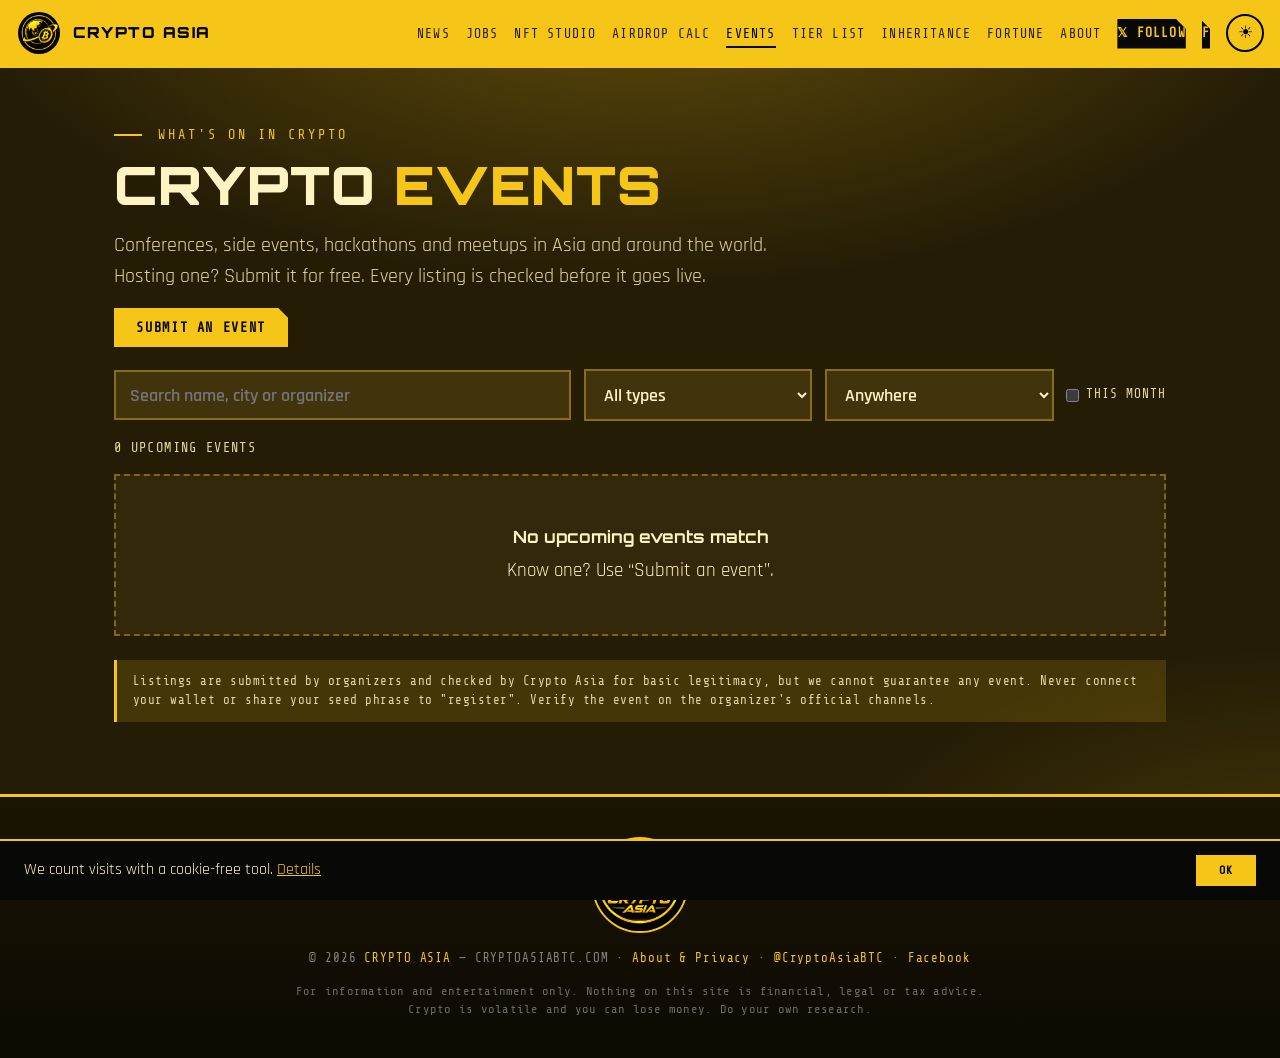
<file: events.html>
<!DOCTYPE html>
<html lang="en">
<head>
<meta charset="UTF-8">
<meta name="viewport" content="width=device-width, initial-scale=1.0">
<title>Crypto Events Asia &amp; Worldwide — Conferences, Side Events, Meetups | Crypto Asia</title>
<link rel="icon" type="image/png" sizes="32x32" href="logos/favicon-32.png">
<link rel="icon" type="image/png" sizes="16x16" href="logos/favicon-16.png">
<link rel="shortcut icon" href="favicon.ico">
<link rel="apple-touch-icon" href="logos/favicon-180.png">
<meta name="theme-color" content="#F5C518">
<script>var t='dark';try{t=localStorage.getItem('ca-theme')||'dark'}catch(e){}document.documentElement.setAttribute('data-theme',t)</script>
<meta name="description" content="Upcoming crypto and Web3 conferences, side events, hackathons and meetups in Asia and worldwide. Submit your own event for free.">
<link rel="canonical" href="https://cryptoasiabtc.com/events.html">
<meta property="og:type" content="website">
<meta property="og:site_name" content="Crypto Asia">
<meta property="og:title" content="Crypto Events Asia &amp; Worldwide — Conferences, Side Events, Meetups">
<meta property="og:description" content="Upcoming crypto and Web3 conferences, side events, hackathons and meetups in Asia and worldwide. Submit your own event for free.">
<meta property="og:url" content="https://cryptoasiabtc.com/events.html">
<meta property="og:image" content="https://cryptoasiabtc.com/logos/ca-wide.png">
<meta name="twitter:card" content="summary_large_image">
<meta name="twitter:site" content="@CryptoAsiaBTC">
<meta name="twitter:title" content="Crypto Events Asia &amp; Worldwide — Conferences, Side Events, Meetups">
<meta name="twitter:description" content="Upcoming crypto and Web3 conferences, side events, hackathons and meetups in Asia and worldwide. Submit your own event for free.">
<meta name="twitter:image" content="https://cryptoasiabtc.com/logos/ca-wide.png">
<link rel="preconnect" href="https://fonts.googleapis.com">
<link href="https://fonts.googleapis.com/css2?family=Orbitron:wght@700;900&family=Rajdhani:wght@400;500;600;700&family=Share+Tech+Mono&display=swap" rel="stylesheet">
<link rel="stylesheet" href="shared.css">
<style>
.filters{display:grid;grid-template-columns:2fr 1fr 1fr auto;gap:.8rem;margin:1.4rem 0 1rem;align-items:center}
.chk{font-family:var(--fm);font-size:.8rem;letter-spacing:.08em;text-transform:uppercase;color:var(--text2);display:flex;gap:.4rem;align-items:center;white-space:nowrap}
.count{font-family:var(--fm);font-size:.85rem;letter-spacing:.1em;text-transform:uppercase;color:var(--text2);margin-bottom:1rem}
.evs{display:grid;gap:1rem}
.ev{background:var(--surface);border:1px solid var(--border);border-left:5px solid var(--border);padding:1.2rem 1.4rem;display:grid;grid-template-columns:84px 1fr auto;gap:1.2rem;align-items:center}
.ev.featured{border-left-color:var(--gold)}
.date{background:var(--black);color:var(--gold);text-align:center;padding:.6rem .3rem;font-family:var(--fh)}
.date b{display:block;font-size:1.6rem;line-height:1}
.date span{font-family:var(--fm);font-size:.72rem;letter-spacing:.12em;text-transform:uppercase}
.ev h3{font-family:var(--fh);font-size:1.02rem;letter-spacing:.03em;margin-bottom:.2rem}
.ev .org{color:var(--text2);font-size:1.1rem;margin-bottom:.5rem}
.ev .tags{display:flex;gap:.45rem;flex-wrap:wrap}
.ev .desc{color:var(--text2);font-size:1.05rem;margin-top:.5rem}
.ev .side{display:flex;flex-direction:column;gap:.5rem;align-items:flex-end}
.rep{background:none;border:none;color:var(--gray3);font-family:var(--fm);font-size:.7rem;letter-spacing:.08em;text-transform:uppercase;cursor:pointer;text-decoration:underline}
.empty{text-align:center;padding:3rem 1rem;border:2px dashed var(--border);background:var(--surface)}
.empty h3{font-family:var(--fh);font-size:1.05rem;margin-bottom:.4rem}
.modal{position:fixed;inset:0;background:rgba(8,8,7,.78);display:none;align-items:flex-start;justify-content:center;z-index:300;padding:1rem;overflow:auto}
.modal.open{display:flex}
.sheet{background:var(--surface);max-width:720px;width:100%;margin:2rem 0;padding:2rem;border-top:4px solid var(--gold)}
.sheet-head{display:flex;justify-content:space-between;align-items:center;margin-bottom:1.2rem}
.sheet-head h3{font-family:var(--fh);font-size:1rem;letter-spacing:.06em}
.x{background:none;border:none;font-size:1.7rem;cursor:pointer;color:var(--text)}
.grid2{display:grid;grid-template-columns:1fr 1fr;gap:1rem}
.field{margin-bottom:1rem}
.hp{position:absolute;left:-9999px;height:0;overflow:hidden}
.msg{font-family:var(--fm);font-size:.9rem;margin-top:.8rem}
.msg.err{color:#c0392b}
@media(max-width:760px){.filters{grid-template-columns:1fr 1fr}.ev{grid-template-columns:70px 1fr}.ev .side{grid-column:1/-1;flex-direction:row;align-items:center;justify-content:space-between}.grid2{grid-template-columns:1fr}}
</style>
</head>
<body>
<div id="site-nav"></div>
<main>
  <div class="eyebrow">What's on in crypto</div>
  <h1>CRYPTO <span class="gold">EVENTS</span></h1>
  <p class="lead" style="margin-bottom:1rem">Conferences, side events, hackathons and meetups in Asia and around the world. Hosting one? Submit it for free. Every listing is checked before it goes live.</p>
  <button class="btn" id="btnSubmit" type="button">Submit an event</button>

  <div class="filters">
    <input class="input" id="q" type="search" placeholder="Search name, city or organizer">
    <select class="select" id="fType"><option value="">All types</option></select>
    <select class="select" id="fWhere"><option value="">Anywhere</option><option value="online">Online only</option><option value="asia">Asia only</option></select>
    <label class="chk"><input type="checkbox" id="fMonth"> This month</label>
  </div>
  <div class="count" id="count"></div>
  <div class="evs" id="list"></div>
  <p class="note" style="margin-top:1.5rem">Listings are submitted by organizers and checked by Crypto Asia for basic legitimacy, but we cannot guarantee any event. Never connect your wallet or share your seed phrase to "register". Verify the event on the organizer's official channels.</p>
</main>

<div class="modal" id="modal"><div class="sheet">
  <div class="sheet-head"><h3>SUBMIT AN EVENT</h3><button class="x" id="btnClose" type="button" aria-label="Close">&times;</button></div>
  <form id="form" novalidate>
    <div class="field"><label class="label" for="fTitle">Event name</label><input class="input" id="fTitle" maxlength="120" required></div>
    <div class="grid2">
      <div class="field"><label class="label" for="fKind">Type</label><select class="select" id="fKind"></select></div>
      <div class="field"><label class="label" for="fOrg">Organizer</label><input class="input" id="fOrg" maxlength="80" required></div>
    </div>
    <div class="grid2">
      <div class="field"><label class="label" for="fStart">Start date</label><input class="input" type="date" id="fStart" required></div>
      <div class="field"><label class="label" for="fEnd">End date (same day if one day)</label><input class="input" type="date" id="fEnd"></div>
    </div>
    <div class="field"><label class="chk"><input type="checkbox" id="fOnline"> Online event</label></div>
    <div class="grid2" id="placeRow">
      <div class="field"><label class="label" for="fCity">City</label><input class="input" id="fCity" maxlength="80"></div>
      <div class="field"><label class="label" for="fCountry">Country</label><input class="input" id="fCountry" maxlength="80"></div>
    </div>
    <div class="field"><label class="label" for="fUrl">Official event link (https)</label><input class="input" id="fUrl" type="url" placeholder="https://" required></div>
    <div class="field"><label class="label" for="fDesc">Short description (max 600 characters)</label><textarea class="textarea" id="fDesc" maxlength="600" required></textarea></div>
    <div class="field"><label class="label" for="fContact">Contact for us, not shown publicly (X handle or email)</label><input class="input" id="fContact" maxlength="80"></div>
    <div class="hp" aria-hidden="true"><label>Leave empty <input id="fWebsite" tabindex="-1" autocomplete="off"></label></div>
    <button class="btn" type="submit" id="btnSend">Send for review</button>
    <div class="msg" id="msg"></div>
  </form>
</div></div>
<div id="site-foot"></div>
<script src="shared.js"></script>
<script>
(function(){
  var TYPES = ['Conference','Side event','Hackathon','Meetup','AMA / Space','Workshop','Other'];
  var ASIA = /malaysia|singapore|thailand|vietnam|indonesia|philippines|japan|korea|china|hong kong|taiwan|india|dubai|uae|united arab|pakistan|bangladesh|sri lanka|nepal|cambodia|laos|myanmar|mongolia|kazakhstan|turkey|türkiye|istanbul|bangkok|kuala lumpur|seoul|tokyo|bali|manila|hanoi|ho chi minh/i;
  var CFG = {}, events = [], MON = ['JAN','FEB','MAR','APR','MAY','JUN','JUL','AUG','SEP','OCT','NOV','DEC'];
  function $(id){ return document.getElementById(id); }
  function esc(s){ return String(s==null?'':s).replace(/[&<>"']/g,function(c){return {'&':'&amp;','<':'&lt;','>':'&gt;','"':'&quot;',"'":'&#39;'}[c];}); }
  function safe(u){ try { var x = new URL(u); return x.protocol==='https:' ? x.href : '#'; } catch(e){ return '#'; } }
  function today(){ var d = new Date(); return d.getFullYear()+'-'+('0'+(d.getMonth()+1)).slice(-2)+'-'+('0'+d.getDate()).slice(-2); }
  function db(path, opt){
    opt = opt || {};
    var h = {apikey:CFG.supabaseKey, Authorization:'Bearer '+CFG.supabaseKey, 'content-type':'application/json'};
    if (opt.prefer) h.Prefer = opt.prefer;
    return fetch(CFG.supabaseUrl.replace(/\/$/,'')+'/rest/v1/'+path, {method:opt.method||'GET', headers:h, body:opt.body});
  }
  function place(e){ return e.online ? 'Online' : [e.city,e.country].filter(Boolean).join(', ') || 'TBA'; }
  function dateBox(e){
    var s = new Date(e.starts_on+'T00:00:00'), same = e.ends_on===e.starts_on;
    return '<div class="date"><b>'+s.getDate()+'</b><span>'+MON[s.getMonth()]+(same?'':' +')+'</span></div>';
  }
  function range(e){
    var f = function(d){ return new Date(d+'T00:00:00').toLocaleDateString('en-GB',{day:'numeric',month:'short',year:'numeric'}); };
    return e.ends_on===e.starts_on ? f(e.starts_on) : f(e.starts_on)+' – '+f(e.ends_on);
  }
  function render(){
    var q = $('q').value.trim().toLowerCase(), t = $('fType').value, w = $('fWhere').value, m = $('fMonth').checked, td = today(), ym = td.slice(0,7);
    var list = events.filter(function(e){
      if (e.ends_on < td) return false;
      if (t && e.type!==t) return false;
      if (w==='online' && !e.online) return false;
      if (w==='asia' && !(ASIA.test((e.city||'')+' '+(e.country||'')))) return false;
      if (m && e.starts_on.slice(0,7)!==ym && !(e.starts_on<=td && e.ends_on>=td)) return false;
      if (q && (e.title+' '+e.organizer+' '+(e.city||'')+' '+(e.country||'')).toLowerCase().indexOf(q)<0) return false;
      return true;
    }).sort(function(a,b){ return (b.featured?1:0)-(a.featured?1:0) || a.starts_on.localeCompare(b.starts_on); });
    $('count').textContent = list.length + (list.length===1?' upcoming event':' upcoming events');
    $('list').innerHTML = list.length ? list.map(function(e){
      return '<article class="ev'+(e.featured?' featured':'')+'">'+dateBox(e)+'<div><h3>'+esc(e.title)+'</h3><div class="org">'+esc(e.organizer)+'</div>'+
        '<div class="tags"><span class="tag gold">'+esc(e.type)+'</span><span class="tag">'+esc(range(e))+'</span><span class="tag">'+esc(place(e))+'</span></div>'+
        '<div class="desc">'+esc(e.description)+'</div></div>'+
        '<div class="side"><a class="btn" href="'+esc(safe(e.url))+'" target="_blank" rel="noopener nofollow ugc" data-track="event-link">Event page &rarr;</a>'+
        '<button class="rep" type="button" data-id="'+esc(e.id)+'">Report</button></div></article>';
    }).join('') : '<div class="empty"><h3>No upcoming events match</h3><p>Know one? Use “Submit an event”.</p></div>';
    jsonld(list);
  }
  function jsonld(list){
    var old = $('ld'); if (old) old.remove();
    if (!list.length) return;
    var s = document.createElement('script'); s.type='application/ld+json'; s.id='ld';
    s.textContent = JSON.stringify(list.slice(0,30).map(function(e){
      var o = {'@context':'https://schema.org','@type':'Event',name:e.title,startDate:e.starts_on,endDate:e.ends_on,description:e.description,url:e.url,
        eventAttendanceMode:e.online?'https://schema.org/OnlineEventAttendanceMode':'https://schema.org/OfflineEventAttendanceMode',
        eventStatus:'https://schema.org/EventScheduled',organizer:{'@type':'Organization',name:e.organizer}};
      o.location = e.online ? {'@type':'VirtualLocation',url:e.url} : {'@type':'Place',name:place(e),address:place(e)};
      return o; }));
    document.head.appendChild(s);
  }
  function load(){
    fetch('jobs-config.json').then(function(r){ return r.ok?r.json():{}; }).catch(function(){ return {}; }).then(function(c){
      CFG = c || {};
      if (CFG.supabaseUrl && CFG.supabaseKey)
        return db('events?select=id,title,type,starts_on,ends_on,online,city,country,organizer,url,description,featured&order=starts_on.asc&limit=300').then(function(r){ if(!r.ok) throw 0; return r.json(); });
      return fetch('events.json').then(function(r){ return r.ok?r.json():{events:[]}; }).then(function(d){ return d.events||[]; });
    }).catch(function(){ return fetch('events.json').then(function(r){return r.json();}).then(function(d){return d.events||[];}).catch(function(){return [];}); })
    .then(function(rows){ events = rows; render(); });
  }
  /* filters */
  $('fType').innerHTML = '<option value="">All types</option>'+TYPES.map(function(t){return '<option>'+t+'</option>';}).join('');
  $('fKind').innerHTML = TYPES.map(function(t){return '<option>'+t+'</option>';}).join('');
  ['q','fType','fWhere','fMonth'].forEach(function(id){ $(id).addEventListener(id==='q'?'input':'change', render); });
  /* modal */
  function open(v){ $('modal').classList.toggle('open', v); if (v) { $('msg').textContent=''; $('msg').className='msg'; $('fStart').min = today(); } }
  $('btnSubmit').onclick = function(){ open(true); };
  $('btnClose').onclick = function(){ open(false); };
  $('modal').addEventListener('click', function(e){ if (e.target===$('modal')) open(false); });
  $('fOnline').onchange = function(){ $('placeRow').style.display = this.checked ? 'none' : ''; };
  function err(t){ $('msg').textContent = t; $('msg').className = 'msg err'; }
  function limited(){ try { var a = JSON.parse(localStorage.getItem('ca-ev-sub')||'[]').filter(function(x){ return Date.now()-x < 864e5; }); return a.length>=3; } catch(e){ return false; } }
  function mark(){ try { var a = JSON.parse(localStorage.getItem('ca-ev-sub')||'[]').filter(function(x){ return Date.now()-x < 864e5; }); a.push(Date.now()); localStorage.setItem('ca-ev-sub', JSON.stringify(a)); } catch(e){} }
  $('form').addEventListener('submit', function(ev){
    ev.preventDefault();
    if ($('fWebsite').value) { $('msg').textContent='Thanks!'; return; }               // spam trap
    if (!CFG.supabaseUrl || !CFG.supabaseKey) return err('Submissions are not switched on yet.');
    if (limited()) return err('You have reached today\'s limit of 3 submissions. Please try tomorrow.');
    var v = function(id){ return $(id).value.trim(); };
    var o = $('fOnline').checked, start = v('fStart'), end = v('fEnd') || start;
    var row = {title:v('fTitle'), type:$('fKind').value, organizer:v('fOrg'), starts_on:start, ends_on:end, online:o,
      city:o?null:(v('fCity')||null), country:o?null:(v('fCountry')||null), url:v('fUrl'), description:v('fDesc'), contact:v('fContact')||null};
    if (row.title.length<3) return err('Please enter the event name.');
    if (row.organizer.length<2) return err('Please enter the organizer.');
    if (!start) return err('Please choose a start date.');
    if (start < today()) return err('The event must be in the future.');
    if (end < start) return err('End date cannot be before the start date.');
    if (!o && !row.city && !row.country) return err('Add a city and country, or tick "Online event".');
    if (!/^https:\/\/[^ ]{4,400}$/i.test(row.url)) return err('The event link must start with https://');
    if (row.description.length<10) return err('Please add a short description.');
    $('btnSend').disabled = true;
    db('events', {method:'POST', body:JSON.stringify(row), prefer:'return=minimal'}).then(function(r){
      if (r.ok) { mark(); $('form').reset(); $('placeRow').style.display=''; $('msg').className='msg'; $('msg').textContent='Thank you! Your event was sent for review and will appear once approved.'; }
      else if (r.status===409) err('This event link has already been submitted.');
      else err('Could not send right now. Please try again later.');
    }).catch(function(){ err('Network problem. Please try again.'); }).then(function(){ $('btnSend').disabled = false; });
  });
  /* report */
  $('list').addEventListener('click', function(e){
    var b = e.target.closest('.rep'); if (!b || !CFG.supabaseUrl) return;
    var reason = prompt('Why are you reporting this event? (scam, wrong details, cancelled…)');
    if (reason===null) return;
    db('event_reports', {method:'POST', body:JSON.stringify({event_id:+b.getAttribute('data-id'), reason:reason.slice(0,200)}), prefer:'return=minimal'})
      .then(function(r){ b.textContent = r.ok ? 'Reported, thanks' : 'Try again later'; if (r.ok) b.disabled = true; });
  });
  load();
})();
</script>
</body>
</html>
</file>
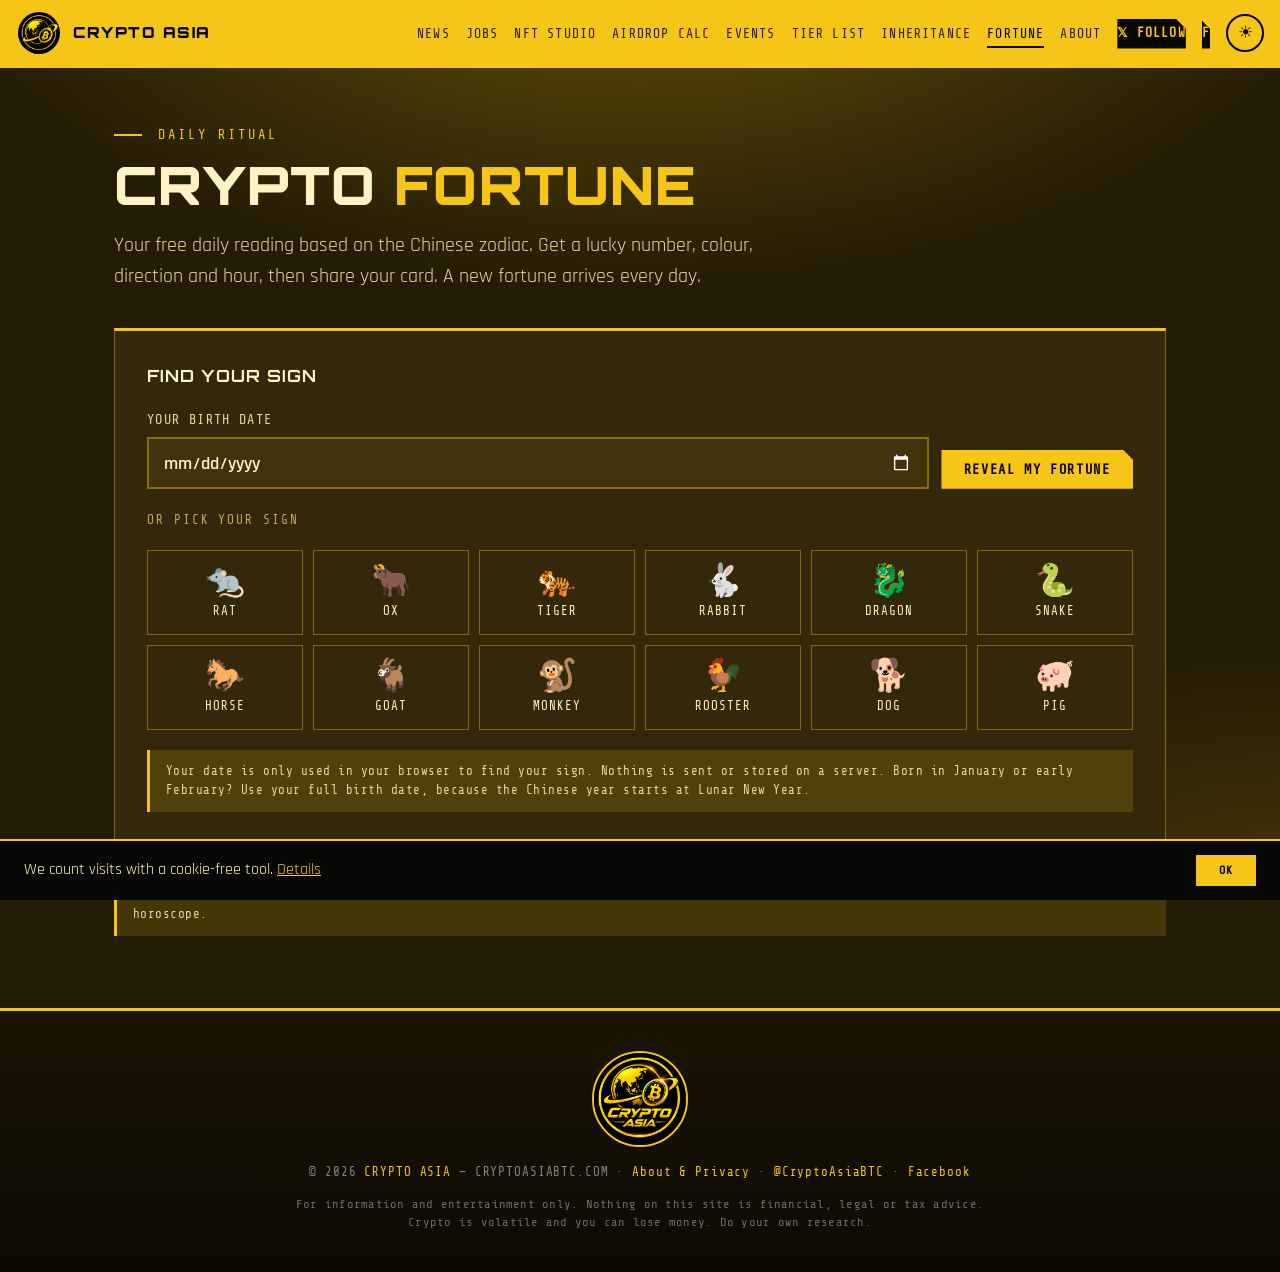
<file: fortune.html>
<!DOCTYPE html>
<html lang="en">
<head>
<meta charset="UTF-8">
<meta name="viewport" content="width=device-width, initial-scale=1.0">
<title>Crypto Fortune — Daily Chinese Zodiac Reading | Crypto Asia</title>
<link rel="icon" type="image/png" sizes="32x32" href="logos/favicon-32.png">
<link rel="icon" type="image/png" sizes="16x16" href="logos/favicon-16.png">
<link rel="shortcut icon" href="favicon.ico">
<link rel="apple-touch-icon" href="logos/favicon-180.png">
<meta name="theme-color" content="#F5C518">
<script>var t='dark';try{t=localStorage.getItem('ca-theme')||'dark'}catch(e){}document.documentElement.setAttribute('data-theme',t)</script>

<meta name="description" content="A daily Chinese zodiac reading for crypto fans. For entertainment only.">
<link rel="canonical" href="https://cryptoasiabtc.com/fortune.html">
<meta property="og:type" content="website">
<meta property="og:site_name" content="Crypto Asia">
<meta property="og:title" content="Crypto Fortune — Daily Chinese Zodiac Reading">
<meta property="og:description" content="A daily Chinese zodiac reading for crypto fans. For entertainment only.">
<meta property="og:url" content="https://cryptoasiabtc.com/fortune.html">
<meta property="og:image" content="https://cryptoasiabtc.com/logos/ca-wide.png">
<meta name="twitter:card" content="summary_large_image">
<meta name="twitter:site" content="@CryptoAsiaBTC">
<meta name="twitter:title" content="Crypto Fortune — Daily Chinese Zodiac Reading">
<meta name="twitter:description" content="A daily Chinese zodiac reading for crypto fans. For entertainment only.">
<meta name="twitter:image" content="https://cryptoasiabtc.com/logos/ca-wide.png">
<link rel="preconnect" href="https://fonts.googleapis.com">
<link href="https://fonts.googleapis.com/css2?family=Orbitron:wght@700;900&family=Rajdhani:wght@400;500;600;700&family=Share+Tech+Mono&display=swap" rel="stylesheet">
<link rel="stylesheet" href="shared.css">
<style>
.signs{display:grid;grid-template-columns:repeat(6,1fr);gap:.6rem;margin-top:1.4rem}
.sign-btn{background:var(--surface);border:1px solid var(--border);padding:.8rem .4rem;cursor:pointer;text-align:center;font:inherit;color:inherit;transition:all .15s}
.sign-btn:hover{border-color:var(--gold);transform:translateY(-2px)}
.sign-btn.on{background:var(--act-bg);color:var(--act-fg);border-color:var(--act-bg)}
.sign-btn .e{display:block;font-size:2rem;line-height:1.1}
.sign-btn .n{display:block;font-family:var(--fm);font-size:.78rem;letter-spacing:.08em;text-transform:uppercase;margin-top:.2rem}
.pick-row{display:flex;gap:.8rem;flex-wrap:wrap;align-items:flex-end}
.pick-row .grow{flex:1;min-width:200px}
.or{font-family:var(--fm);font-size:.8rem;letter-spacing:.15em;text-transform:uppercase;color:var(--gray3);margin:1.4rem 0 -.2rem}

#result{display:none;margin-top:1.75rem}
#result.show{display:block}
.fortune{display:grid;grid-template-columns:260px 1fr;gap:2rem;align-items:start}
.f-sign{text-align:center}
.f-emoji{font-size:7rem;line-height:1}
.f-name{font-family:var(--fh);font-weight:900;font-size:1.5rem;color:var(--gold);letter-spacing:.06em;margin-top:.4rem}
.f-zh{font-size:2.2rem;color:var(--white);margin-top:.1rem}
.f-date{font-family:var(--fm);font-size:.8rem;letter-spacing:.14em;text-transform:uppercase;color:rgba(250,250,247,.55);margin-top:.6rem}
.f-reading{font-size:1.45rem;line-height:1.4;color:var(--white);margin-bottom:1.4rem}
.stats{display:grid;grid-template-columns:repeat(2,1fr);gap:.8rem;margin-bottom:1.4rem}
.stat{border:1px solid rgba(245,197,24,.3);padding:.8rem 1rem}
.stat .k{font-family:var(--fm);font-size:.74rem;letter-spacing:.14em;text-transform:uppercase;color:var(--gold)}
.stat .v{font-family:var(--fh);font-weight:900;font-size:1.3rem;color:var(--white);margin-top:.2rem;display:flex;align-items:center;gap:.6rem}
.stat .v small{font-family:var(--fs);font-weight:500;font-size:1rem;color:rgba(250,250,247,.65)}
.swatch{display:inline-block;width:22px;height:22px;border:2px solid rgba(250,250,247,.6);border-radius:50%}
.bars{display:grid;gap:.55rem;margin-bottom:1.4rem}
.bar{display:flex;align-items:center;gap:.8rem;font-family:var(--fm);font-size:.82rem;letter-spacing:.1em;text-transform:uppercase;color:rgba(250,250,247,.7)}
.bar .name{width:90px}
.bar .pips{display:flex;gap:.3rem}
.pip{width:34px;height:10px;background:rgba(250,250,247,.15)}
.pip.on{background:var(--gold)}
.extras{font-size:1.1rem;color:rgba(250,250,247,.8);margin-bottom:.4rem}
.extras b{color:var(--gold);font-weight:600}
.mantra{margin-top:1rem;border-left:3px solid var(--gold);padding-left:1rem;font-size:1.25rem;font-style:italic;color:var(--white)}
.actions{display:flex;gap:.8rem;flex-wrap:wrap;margin-top:1.6rem}
.sponsor{display:none;margin-top:1.2rem;font-family:var(--fm);font-size:.78rem;letter-spacing:.1em;text-transform:uppercase;color:rgba(250,250,247,.55)}
.sponsor a{color:var(--gold)}
.preview-wrap{display:none;margin-top:1.4rem;text-align:center}
.preview-wrap canvas{max-width:360px;width:100%;border:1px solid var(--border)}
@media(max-width:820px){
  .signs{grid-template-columns:repeat(4,1fr)}
  .fortune{grid-template-columns:1fr}
  .f-emoji{font-size:5rem}
  .stats{grid-template-columns:1fr}
}
</style>
</head>
<body>
<div id="site-nav"></div>

<main>
  <div class="eyebrow">Daily ritual</div>
  <h1>CRYPTO <span class="gold">FORTUNE</span></h1>
  <p class="lead">Your free daily reading based on the Chinese zodiac. Get a lucky number, colour, direction and hour, then share your card. A new fortune arrives every day.</p>

  <div class="panel reveal">
    <h2>FIND YOUR SIGN</h2>
    <div class="pick-row">
      <div class="grow">
        <label class="label" for="dob">Your birth date</label>
        <input class="input" type="date" id="dob" max="">
      </div>
      <button class="btn" id="btnFind" type="button">Reveal my fortune</button>
    </div>
    <div class="or">or pick your sign</div>
    <div class="signs" id="signs"></div>
    <p class="note" style="margin-top:1.2rem">Your date is only used in your browser to find your sign. Nothing is sent or stored on a server. Born in January or early February? Use your full birth date, because the Chinese year starts at Lunar New Year.</p>
  </div>

  <div id="result">
    <div class="dark-panel">
      <div class="fortune">
        <div class="f-sign">
          <div class="f-emoji" id="fEmoji"></div>
          <div class="f-name" id="fName"></div>
          <div class="f-zh" id="fZh"></div>
          <div class="f-date" id="fDate"></div>
        </div>
        <div>
          <div class="f-reading" id="fReading"></div>
          <div class="stats">
            <div class="stat"><div class="k">Lucky number</div><div class="v" id="fNum"></div></div>
            <div class="stat"><div class="k">Lucky colour</div><div class="v" id="fColour"></div></div>
            <div class="stat"><div class="k">Lucky direction</div><div class="v" id="fDir"></div></div>
            <div class="stat"><div class="k">Lucky hour</div><div class="v" id="fHour"></div></div>
          </div>
          <div class="bars" id="fBars"></div>
          <div class="extras" id="fFriends"></div>
          <div class="mantra" id="fMantra"></div>
          <div class="actions no-print">
            <button class="btn" id="btnCard" type="button">Create share card</button>
            <button class="btn ghost" id="btnShare" type="button" style="color:var(--white);box-shadow:inset 0 0 0 2px var(--gold)">Share on &#120143;</button>
          </div>
          <div class="sponsor" id="sponsor"></div>
        </div>
      </div>
    </div>
    <div class="preview-wrap" id="previewWrap">
      <canvas id="cv" width="1080" height="1350"></canvas>
      <div class="actions" style="justify-content:center">
        <button class="btn" id="btnDownload" type="button">Download PNG</button>
      </div>
    </div>
  </div>

  <p class="note" style="margin-top:1.75rem">Crypto Fortune is just for fun. It is not financial advice and it does not predict markets. Never make trading decisions based on a horoscope.</p>
</main>

<div id="site-foot"></div>
<script src="shared.js"></script>
<script>
// Optional sponsor line under each fortune. Set to {name:'Brand', url:'https://...'} to show it, or null to hide.
var SPONSOR = null;

var SIGNS = [
  {id:'rat',    en:'Rat',     zh:'鼠', emoji:'🐀'},
  {id:'ox',     en:'Ox',      zh:'牛', emoji:'🐂'},
  {id:'tiger',  en:'Tiger',   zh:'虎', emoji:'🐅'},
  {id:'rabbit', en:'Rabbit',  zh:'兔', emoji:'🐇'},
  {id:'dragon', en:'Dragon',  zh:'龙', emoji:'🐉'},
  {id:'snake',  en:'Snake',   zh:'蛇', emoji:'🐍'},
  {id:'horse',  en:'Horse',   zh:'马', emoji:'🐎'},
  {id:'goat',   en:'Goat',    zh:'羊', emoji:'🐐'},
  {id:'monkey', en:'Monkey',  zh:'猴', emoji:'🐒'},
  {id:'rooster',en:'Rooster', zh:'鸡', emoji:'🐓'},
  {id:'dog',    en:'Dog',     zh:'狗', emoji:'🐕'},
  {id:'pig',    en:'Pig',     zh:'猪', emoji:'🐖'}
];
var READINGS = [
  "Quiet confidence outshines loud noise today. Let the market chatter pass you by.",
  "A small, steady habit pays off more than a big gamble. Stay consistent.",
  "Someone in your circle shares a useful idea. Listen first, decide later.",
  "Your intuition is sharp, but your patience is sharper. Slow down and double-check.",
  "Doors open for the curious. Read one more page before you click confirm.",
  "A calm mind is today's lucky charm. Close a few tabs, breathe, then continue.",
  "Fortune favours the prepared. Back up what matters and keep your keys offline.",
  "A friendly surprise arrives mid-day. Say yes to a small invitation.",
  "Avoid chasing. Let things come to you, because what is meant for you will not miss you.",
  "Teamwork is lucky today. Share a win and it grows.",
  "An old project deserves a second look. Fresh eyes see new paths.",
  "Patience is your power move. Wait for clarity before you act.",
  "Generosity brings good energy. Help a newcomer and notice what comes back.",
  "Today rewards focus. Pick one thing and do it well.",
  "Trust the process and question the hype. A little healthy doubt keeps you safe.",
  "Your energy is magnetic today. Use it to connect, not to rush."
];
var MANTRAS = [
  "Stay humble, stack steady.",
  "Guard the keys, guard the peace.",
  "Calm in, calm out.",
  "Learn daily, panic never.",
  "Small steps, long road.",
  "Be early to learn, not late to listen.",
  "Kind to others, careful with links.",
  "Slow is smooth, smooth is strong."
];
var COLOURS = [
  {n:'Gold',hex:'#F5C518'},{n:'Lucky Red',hex:'#D7263D'},{n:'Jade Green',hex:'#00A878'},{n:'Sky Blue',hex:'#4DA8DA'},
  {n:'Royal Purple',hex:'#7B5EA7'},{n:'Pearl White',hex:'#F4F4F0'},{n:'Sunset Orange',hex:'#FF8C42'},{n:'Peach Pink',hex:'#F7A8B8'}
];
var DIRS = ['North','North-East','East','South-East','South','South-West','West','North-West'];
var HOURS = [
  {zh:'子',n:'Zi',t:'23:00–01:00'},{zh:'丑',n:'Chou',t:'01:00–03:00'},{zh:'寅',n:'Yin',t:'03:00–05:00'},
  {zh:'卯',n:'Mao',t:'05:00–07:00'},{zh:'辰',n:'Chen',t:'07:00–09:00'},{zh:'巳',n:'Si',t:'09:00–11:00'},
  {zh:'午',n:'Wu',t:'11:00–13:00'},{zh:'未',n:'Wei',t:'13:00–15:00'},{zh:'申',n:'Shen',t:'15:00–17:00'},
  {zh:'酉',n:'You',t:'17:00–19:00'},{zh:'戌',n:'Xu',t:'19:00–21:00'},{zh:'亥',n:'Hai',t:'21:00–23:00'}
];
var TRINES = [[0,4,8],[1,5,9],[2,6,10],[3,7,11]]; // classic "friendly" groups

function $(id){ return document.getElementById(id); }

// ---- sign from birth date (uses the browser's Chinese calendar; falls back to the calendar year) ----
function signFromDate(d){
  try{
    var parts = new Intl.DateTimeFormat('en-u-ca-chinese',{year:'numeric'}).formatToParts(d);
    for(var i=0;i<parts.length;i++){
      if(parts[i].type==='relatedYear'){ return (((parseInt(parts[i].value,10)-4)%12)+12)%12; }
    }
  }catch(e){}
  return (((d.getFullYear()-4)%12)+12)%12;
}

// ---- deterministic daily randomness: same sign + same day = same fortune ----
function xmur3(str){var h=1779033703^str.length;for(var i=0;i<str.length;i++){h=Math.imul(h^str.charCodeAt(i),3432918353);h=h<<13|h>>>19;}
  return function(){h=Math.imul(h^h>>>16,2246822507);h=Math.imul(h^h>>>13,3266489909);return(h^=h>>>16)>>>0;};}
function mulberry32(a){return function(){a|=0;a=a+0x6D2B79F5|0;var t=Math.imul(a^a>>>15,1|a);t=t+Math.imul(t^t>>>7,61|t)^t;return((t^t>>>14)>>>0)/4294967296;};}
function dateKey(){
  var d=new Date();
  return d.getFullYear()+'-'+('0'+(d.getMonth()+1)).slice(-2)+'-'+('0'+d.getDate()).slice(-2);
}
function pick(rng,arr){ return arr[Math.floor(rng()*arr.length)]; }

function makeFortune(signIdx){
  var key = dateKey()+'|'+SIGNS[signIdx].id;
  var rng = mulberry32(xmur3(key)());
  var trine = TRINES.filter(function(t){return t.indexOf(signIdx)>-1;})[0]
    .filter(function(i){return i!==signIdx;});
  return {
    sign: SIGNS[signIdx],
    key: key,
    reading: pick(rng,READINGS),
    number: 1+Math.floor(rng()*99),
    colour: pick(rng,COLOURS),
    dir: pick(rng,DIRS),
    hour: pick(rng,HOURS),
    luck: 2+Math.floor(rng()*4),
    patience: 2+Math.floor(rng()*4),
    courage: 2+Math.floor(rng()*4),
    friends: trine.map(function(i){return SIGNS[i];}),
    mantra: pick(rng,MANTRAS)
  };
}

var current = null;

function pips(n){
  var s=''; for(var i=1;i<=5;i++){ s+='<span class="pip'+(i<=n?' on':'')+'"></span>'; } return s;
}
function show(signIdx){
  var f = makeFortune(signIdx); current = f;
  $('fEmoji').textContent = f.sign.emoji;
  $('fName').textContent = f.sign.en.toUpperCase();
  $('fZh').textContent = f.sign.zh;
  $('fDate').textContent = new Date().toLocaleDateString('en-GB',{weekday:'long',day:'numeric',month:'long',year:'numeric'});
  $('fReading').textContent = f.reading;
  $('fNum').textContent = f.number;
  $('fColour').innerHTML = '<span class="swatch" style="background:'+f.colour.hex+'"></span><span>'+f.colour.n+'</span>';
  $('fDir').textContent = f.dir;
  $('fHour').innerHTML = f.hour.zh+' <small>'+f.hour.n+' hour · '+f.hour.t+'</small>';
  $('fBars').innerHTML =
    '<div class="bar"><span class="name">Luck</span><span class="pips">'+pips(f.luck)+'</span></div>'+
    '<div class="bar"><span class="name">Patience</span><span class="pips">'+pips(f.patience)+'</span></div>'+
    '<div class="bar"><span class="name">Courage</span><span class="pips">'+pips(f.courage)+'</span></div>';
  $('fFriends').innerHTML = 'Friendly signs today: <b>'+f.friends.map(function(s){return s.emoji+' '+s.en;}).join(' &nbsp;·&nbsp; ')+'</b>';
  $('fMantra').textContent = '“'+f.mantra+'”';
  if(SPONSOR && SPONSOR.name){
    $('sponsor').style.display='block';
    $('sponsor').innerHTML = 'Today\'s fortune is brought to you by <a href="'+SPONSOR.url+'" target="_blank" rel="noopener sponsored">'+SPONSOR.name+'</a>';
  }
  $('result').classList.add('show');
  document.querySelectorAll('.sign-btn').forEach(function(b,i){ b.classList.toggle('on', i===signIdx); });
  try{ localStorage.setItem('ca_fortune_sign', String(signIdx)); }catch(e){}
  $('previewWrap').style.display='none';
}

// ---- UI wiring ----
(function init(){
  var grid = $('signs');
  SIGNS.forEach(function(s,i){
    var b=document.createElement('button'); b.type='button'; b.className='sign-btn';
    b.innerHTML='<span class="e">'+s.emoji+'</span><span class="n">'+s.en+'</span>';
    b.onclick=function(){ show(i); $('result').scrollIntoView({behavior:'smooth',block:'start'}); };
    grid.appendChild(b);
  });
  $('dob').max = dateKey();
  $('btnFind').onclick=function(){
    var v=$('dob').value; if(!v){ $('dob').focus(); return; }
    var p=v.split('-'); var d=new Date(+p[0],+p[1]-1,+p[2],12);
    show(signFromDate(d)); $('result').scrollIntoView({behavior:'smooth',block:'start'});
  };
  try{
    var saved=localStorage.getItem('ca_fortune_sign');
    if(saved!==null && SIGNS[+saved]) show(+saved);
  }catch(e){}
})();

// ---- share card ----
var logoImg=new Image(); logoImg.src='logos/ca-round.png';
function drawCard(withLogo){
  if(!current) return;
  var f=current, cv=$('cv'), c=cv.getContext('2d'), W=cv.width, H=cv.height;
  c.fillStyle='#080807'; c.fillRect(0,0,W,H);
  c.strokeStyle='rgba(245,197,24,0.09)'; c.lineWidth=1;
  for(var x=0;x<=W;x+=60){c.beginPath();c.moveTo(x,0);c.lineTo(x,H);c.stroke();}
  for(var y=0;y<=H;y+=60){c.beginPath();c.moveTo(0,y);c.lineTo(W,y);c.stroke();}
  c.strokeStyle='#F5C518'; c.lineWidth=8; c.strokeRect(40,40,W-80,H-80);

  c.textAlign='left'; c.fillStyle='#F5C518'; c.font='700 34px "Share Tech Mono", monospace';
  c.fillText('CRYPTO FORTUNE', 90, 130);
  c.fillStyle='rgba(250,250,247,0.6)'; c.font='500 30px "Share Tech Mono", monospace';
  c.fillText(new Date().toLocaleDateString('en-GB',{day:'numeric',month:'long',year:'numeric'}).toUpperCase(), 90, 176);

  c.textAlign='center';
  c.font='260px serif'; c.fillStyle='#FAFAF7'; c.fillText(f.sign.emoji, W/2, 470);
  c.fillStyle='#F5C518'; c.font='900 84px Orbitron, monospace'; c.fillText(f.sign.en.toUpperCase()+'  '+f.sign.zh, W/2, 590);

  // lucky number
  c.fillStyle='rgba(250,250,247,0.6)'; c.font='500 30px "Share Tech Mono", monospace'; c.fillText('LUCKY NUMBER', W/2, 690);
  c.fillStyle='#F5C518'; c.font='900 190px Orbitron, monospace'; c.fillText(String(f.number), W/2, 860);

  // colour / direction / hour row
  var cols=[
    ['COLOUR', f.colour.n],
    ['DIRECTION', f.dir],
    ['HOUR', f.hour.zh+' '+f.hour.n]
  ];
  cols.forEach(function(r,i){
    var cx=210+i*330;
    c.fillStyle='rgba(250,250,247,0.55)'; c.font='500 26px "Share Tech Mono", monospace'; c.fillText(r[0], cx, 950);
    c.fillStyle='#FAFAF7'; c.font='600 38px Rajdhani, sans-serif'; c.fillText(r[1], cx, 1000);
  });
  c.fillStyle=f.colour.hex; c.beginPath(); c.arc(210,1040,16,0,Math.PI*2); c.fill();
  c.strokeStyle='rgba(250,250,247,0.6)'; c.lineWidth=3; c.stroke();

  // mantra
  c.fillStyle='#FAFAF7'; c.font='italic 600 44px Rajdhani, sans-serif'; c.fillText('“'+f.mantra+'”', W/2, 1130);

  c.textAlign='left'; c.fillStyle='#F5C518'; c.font='900 32px Orbitron, monospace'; c.fillText('CRYPTOASIABTC.COM', 90, H-80);
  c.textAlign='right'; c.fillStyle='rgba(250,250,247,0.45)'; c.font='500 24px "Share Tech Mono", monospace'; c.fillText('FOR FUN ONLY', W-90, H-84);
  if(withLogo!==false && logoImg.complete && logoImg.naturalWidth){
    var lh=64, lw=logoImg.naturalWidth/logoImg.naturalHeight*lh;
    c.drawImage(logoImg, W-90-lw, 70, lw, lh);
  }
}
$('btnCard').onclick=function(){
  $('previewWrap').style.display='block';
  (document.fonts&&document.fonts.ready?document.fonts.ready:Promise.resolve()).then(function(){ drawCard(true); });
  $('previewWrap').scrollIntoView({behavior:'smooth',block:'nearest'});
};
$('btnDownload').onclick=function(){
  function save(){ $('cv').toBlob(function(b){ var a=document.createElement('a'); a.href=URL.createObjectURL(b); a.download='crypto-fortune-'+current.sign.id+'.png'; a.click(); setTimeout(function(){URL.revokeObjectURL(a.href);},2000); },'image/png'); }
  try{ $('cv').toDataURL(); save(); }catch(e){ drawCard(false); save(); drawCard(true); }
};
$('btnShare').onclick=function(){
  if(!current) return;
  var f=current;
  var text='My Crypto Fortune today ('+f.sign.emoji+' '+f.sign.en+'): lucky number '+f.number+', '+f.colour.n+', '+f.dir+'.\n“'+f.mantra+'”\n\nGet yours with @CryptoAsiaBTC';
  window.open('https://twitter.com/intent/tweet?text='+encodeURIComponent(text)+'&url='+encodeURIComponent(location.href),'_blank','noopener');
};
</script>
</body>
</html>
</file>
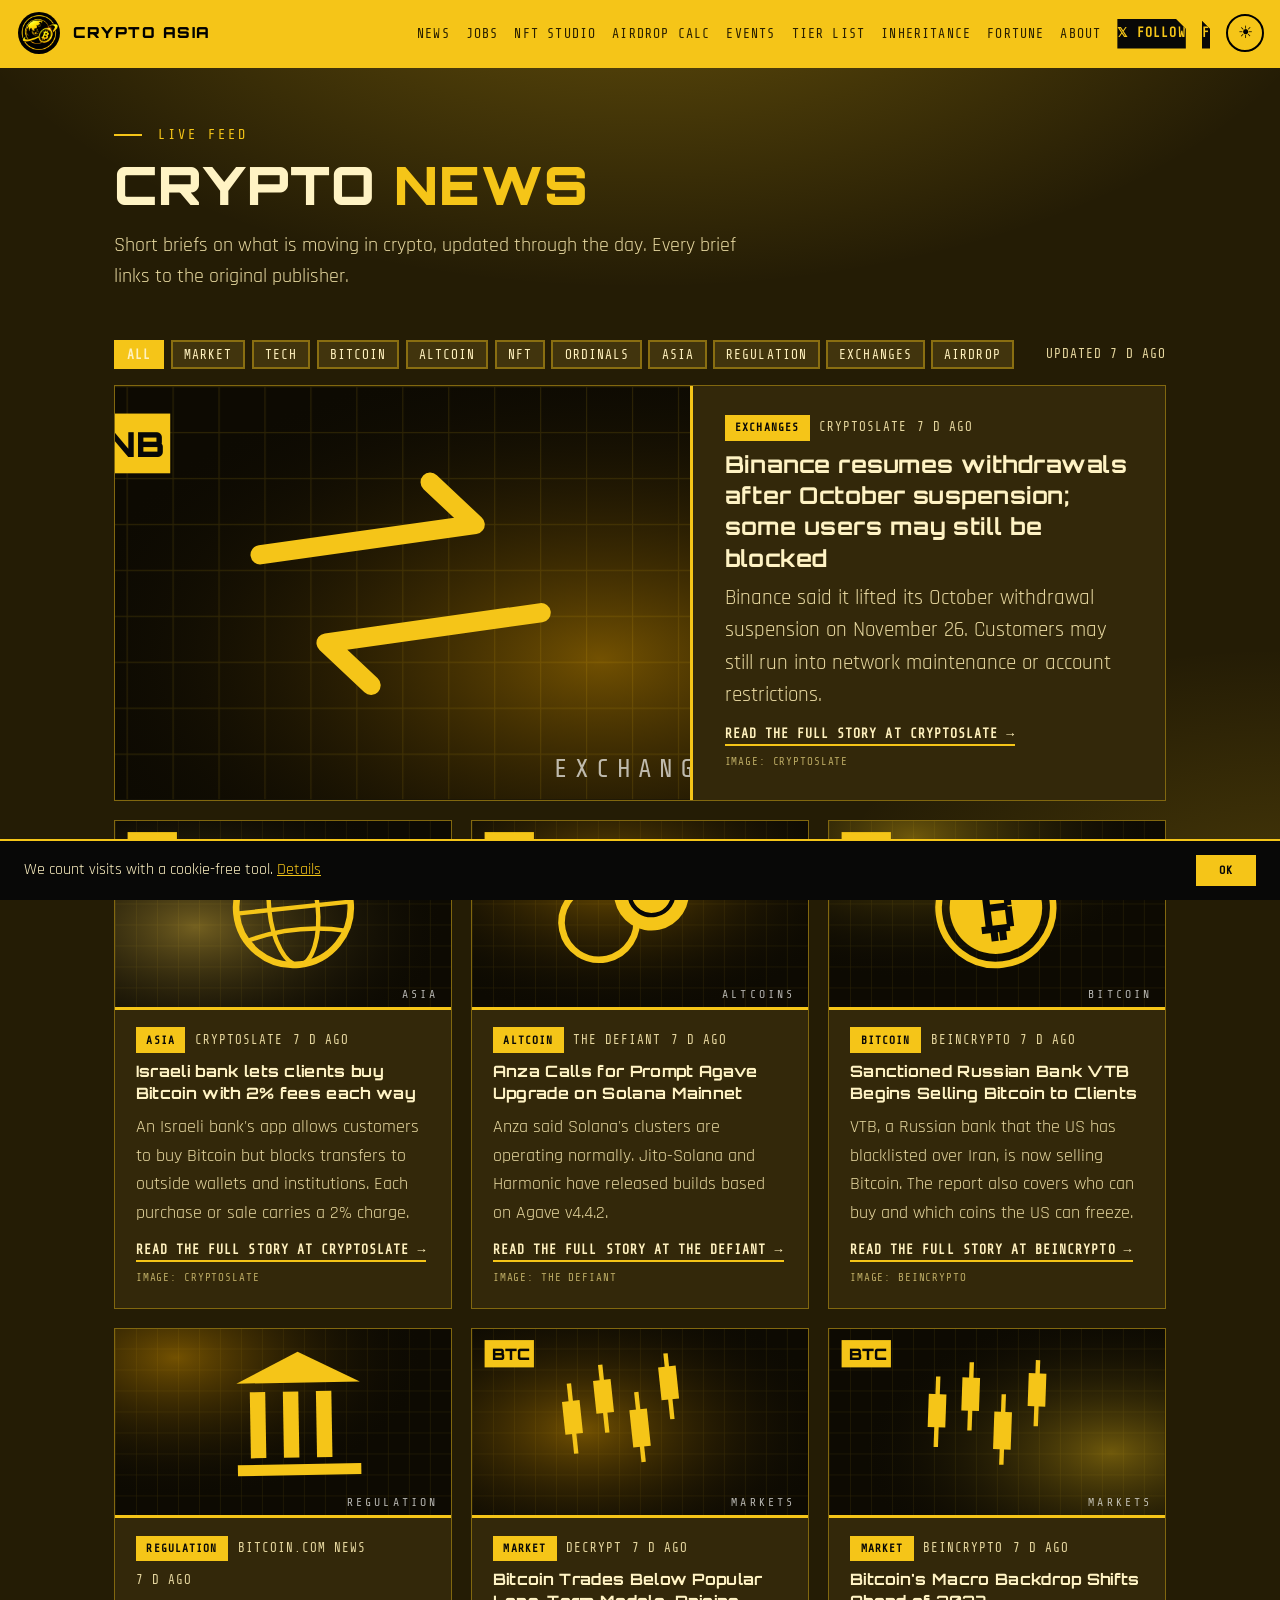
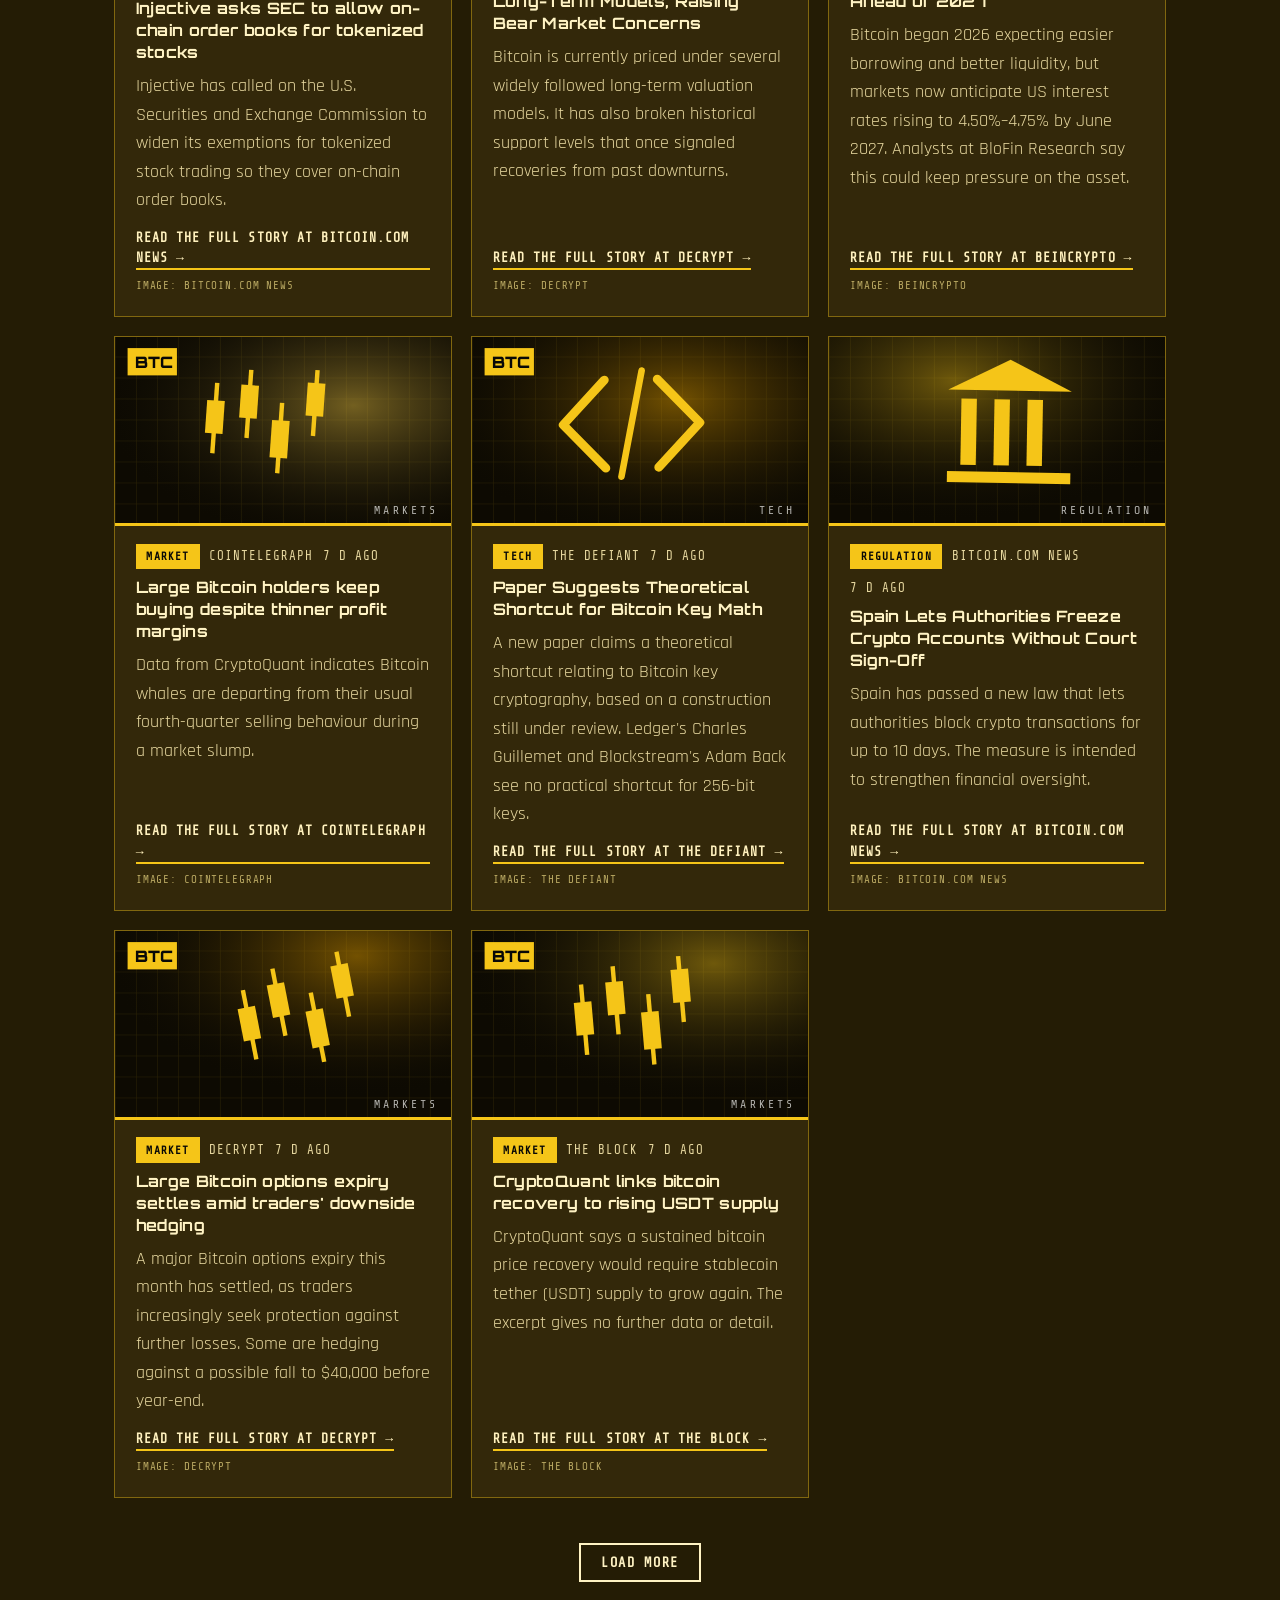
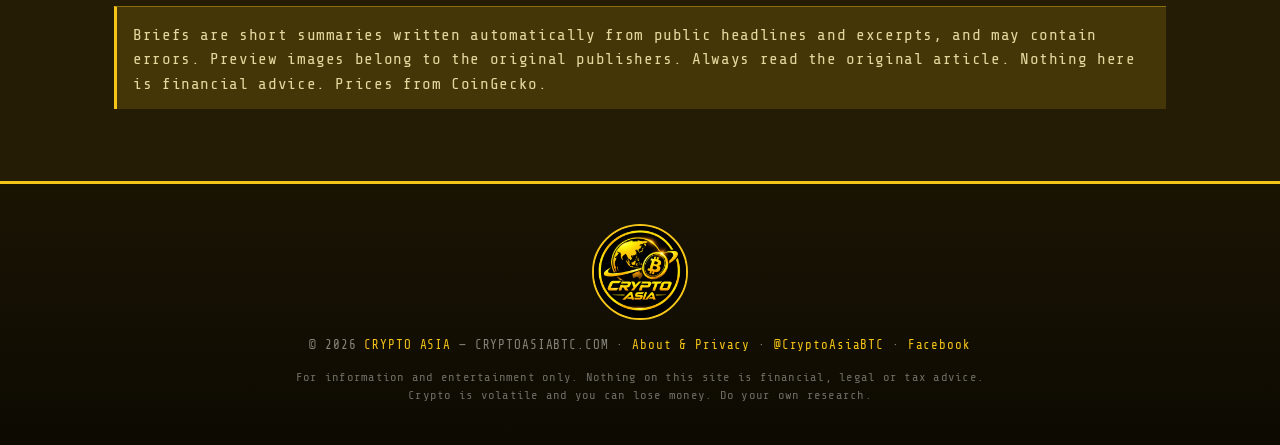
<file: index (24).html>
<!DOCTYPE html>
<html lang="en">
<head>
<meta charset="UTF-8">
<meta name="viewport" content="width=device-width, initial-scale=1.0">
<title>Crypto Asia — Crypto News, NFTs, Ordinals &amp; Airdrops</title>
<link rel="icon" type="image/png" sizes="32x32" href="logos/favicon-32.png">
<link rel="icon" type="image/png" sizes="16x16" href="logos/favicon-16.png">
<link rel="shortcut icon" href="favicon.ico">
<link rel="apple-touch-icon" href="logos/favicon-180.png">
<meta name="theme-color" content="#F5C518">
<script>var t='dark';try{t=localStorage.getItem('ca-theme')||'dark'}catch(e){}document.documentElement.setAttribute('data-theme',t)</script>

<meta name="description" content="Live crypto news with short briefs on Bitcoin, altcoins, NFTs, Ordinals, airdrops, regulation and Asia. Updated twice a day, with sources linked.">
<link rel="canonical" href="https://cryptoasiabtc.com/">
<meta property="og:type" content="website">
<meta property="og:site_name" content="Crypto Asia">
<meta property="og:title" content="Crypto Asia — Crypto News, NFTs, Ordinals &amp; Airdrops">
<meta property="og:description" content="Live crypto news with short briefs on Bitcoin, altcoins, NFTs, Ordinals, airdrops, regulation and Asia. Updated twice a day, with sources linked.">
<meta property="og:url" content="https://cryptoasiabtc.com/">
<meta property="og:image" content="https://cryptoasiabtc.com/logos/ca-wide.png">
<meta name="twitter:card" content="summary_large_image">
<meta name="twitter:site" content="@CryptoAsiaBTC">
<meta name="twitter:title" content="Crypto Asia — Crypto News, NFTs, Ordinals &amp; Airdrops">
<meta name="twitter:description" content="Live crypto news with short briefs on Bitcoin, altcoins, NFTs, Ordinals, airdrops, regulation and Asia. Updated twice a day, with sources linked.">
<meta name="twitter:image" content="https://cryptoasiabtc.com/logos/ca-wide.png">
<script type="application/ld+json">{"@context": "https://schema.org", "@graph": [{"@type": "WebSite", "name": "Crypto Asia", "url": "https://cryptoasiabtc.com/", "inLanguage": "en"}, {"@type": "Organization", "name": "Crypto Asia", "url": "https://cryptoasiabtc.com/", "logo": "https://cryptoasiabtc.com/logos/ca-icon.png", "sameAs": ["https://x.com/CryptoAsiaBTC", "https://www.facebook.com/CryptoBitcoinAsia"]}]}</script>
<link rel="alternate" type="application/rss+xml" title="Crypto Asia news" href="https://cryptoasiabtc.com/feed.xml">
<link rel="preconnect" href="https://fonts.googleapis.com">
<link href="https://fonts.googleapis.com/css2?family=Orbitron:wght@700;900&family=Rajdhani:wght@400;500;600;700&family=Share+Tech+Mono&display=swap" rel="stylesheet">
<link rel="stylesheet" href="shared.css">
<style>
.ticker{display:grid;grid-template-columns:repeat(auto-fit,minmax(150px,1fr));gap:.8rem;margin:1.2rem 0 1.8rem}
.coin{background:var(--surface);border:1px solid var(--border);border-top:3px solid var(--gold);padding:.8rem 1rem}
.coin .sym{font-family:var(--fm);font-size:.8rem;letter-spacing:.12em;color:var(--text2)}
.coin .px{font-family:var(--fh);font-size:1.05rem;margin:.15rem 0}
.coin .ch{font-family:var(--fm);font-size:.9rem}
.up{color:#0a7a3d}.down{color:#b3261e}
.bar{display:flex;gap:.8rem;flex-wrap:wrap;align-items:center;margin-bottom:1rem}
.chips{display:flex;gap:.4rem;flex-wrap:wrap;flex:1}
.chip{font-family:var(--fm);font-size:.8rem;letter-spacing:.08em;text-transform:uppercase;border:2px solid var(--border);background:var(--field);padding:.35rem .7rem;cursor:pointer;color:var(--text)}
.chip.on{background:var(--gold);border-color:var(--gold);font-weight:700}
.status{font-family:var(--fm);font-size:.8rem;letter-spacing:.08em;text-transform:uppercase;color:var(--text2)}
.feed{display:grid;grid-template-columns:repeat(3,1fr);gap:1.2rem}
.card{background:var(--surface);border:1px solid var(--border);display:flex;flex-direction:column;transition:transform .15s,box-shadow .15s}
.card:hover{transform:translateY(-3px);box-shadow:0 12px 28px rgba(245,197,24,.18)}
.card .vis{aspect-ratio:16/9;background:var(--black);overflow:hidden;position:relative;border-bottom:3px solid var(--gold)}
.card .vis img,.card .vis svg{width:100%;height:100%;object-fit:cover;display:block}
.card .body{padding:1.1rem 1.3rem 1.3rem;display:flex;flex-direction:column;gap:.5rem;flex:1}
.card h3{font-family:var(--fh);font-size:.98rem;letter-spacing:.02em;line-height:1.4}
.card p{font-size:1.15rem;color:var(--text2);flex:1}
.card .go{margin-top:.3rem}
.lead-card{grid-column:1/-1;flex-direction:row}
.lead-card .vis{width:55%;aspect-ratio:auto;min-height:320px;border-bottom:0;border-right:3px solid var(--gold)}
.lead-card .body{padding:1.8rem 2rem;justify-content:center}
.lead-card h3{font-size:1.45rem;line-height:1.35}
.lead-card p{font-size:1.3rem;flex:none}
.meta{display:flex;gap:.6rem;flex-wrap:wrap;align-items:center;font-family:var(--fm);font-size:.78rem;letter-spacing:.08em;text-transform:uppercase;color:var(--text2)}
.go{font-family:var(--fm);font-size:.82rem;letter-spacing:.08em;text-transform:uppercase;color:var(--text);font-weight:700;text-decoration:none;border-bottom:2px solid var(--gold);align-self:flex-start}
.credit{font-family:var(--fm);font-size:.68rem;letter-spacing:.08em;text-transform:uppercase;color:var(--gray3)}
.more{display:block;margin:1.6rem auto 0}
@media(max-width:900px){.feed{grid-template-columns:1fr 1fr}.lead-card{flex-direction:column}.lead-card .vis{width:100%;min-height:0;aspect-ratio:16/9;border-right:0;border-bottom:3px solid var(--gold)}}
@media(max-width:600px){.feed{grid-template-columns:1fr}}
.empty{text-align:center;padding:3rem 1rem;border:2px dashed var(--border);background:var(--surface)}
.note{font-size:1rem;color:var(--text2);margin-top:1.5rem;border-top:1px solid var(--border);padding-top:1rem}
</style>
</head>
<body>
<div id="site-nav"></div>

<main>
  <div class="eyebrow">Live feed</div>
  <h1>CRYPTO <span class="gold">NEWS</span></h1>
  <p class="lead" style="margin-bottom:0">Short briefs on what is moving in crypto, updated through the day. Every brief links to the original publisher.</p>

  <div class="ticker" id="ticker" aria-label="Live prices"></div>

  <div class="bar">
    <div class="chips" id="chips"></div>
    <div class="status" id="status">Loading…</div>
  </div>

  <div class="feed" id="feed"></div>

  <p class="note">Briefs are short summaries written automatically from public headlines and excerpts, and may contain errors. Preview images belong to the original publishers. Always read the original article. Nothing here is financial advice. Prices from CoinGecko.</p>
</main>

<div id="site-foot"></div>
<script src="shared.js"></script>
<script>
(function(){
  var COINS = [['bitcoin','BTC'],['ethereum','ETH'],['solana','SOL'],['binancecoin','BNB'],['ripple','XRP'],['dogecoin','DOGE']];
  var REFRESH_NEWS = 5*60*1000, REFRESH_PRICE = 60*1000;
  var items = [], cat = 'All';

  function esc(s){ return String(s==null?'':s).replace(/[&<>"']/g,function(c){return {'&':'&amp;','<':'&lt;','>':'&gt;','"':'&quot;',"'":'&#39;'}[c];}); }
  function safeUrl(u){ return /^https?:\/\//i.test(u||'') ? u : '#'; }
  function ago(iso){
    var m = Math.max(0, Math.round((Date.now()-new Date(iso).getTime())/60000));
    if (isNaN(m)) return '';
    if (m < 2) return 'just now';
    if (m < 60) return m+' min ago';
    var h = Math.round(m/60); if (h < 24) return h+' h ago';
    var d = Math.round(h/24); return d+' d ago';
  }

  /* ---- news ---- */
  function renderChips(){
    var cats = TABS.slice();
    if (cats.indexOf(cat) < 0) cat = 'All';
    document.getElementById('chips').innerHTML = cats.map(function(c){
      return '<button type="button" class="chip'+(c===cat?' on':'')+'" data-c="'+esc(c)+'">'+esc(LABEL[c]||c)+'</button>';
    }).join('');
  }
  var SHOW_SOURCE_IMAGES = true;    // true = show the article's own preview image (credited to the source); false = only Crypto Asia graphics
  var PAGE = 12, shown = PAGE;
  var COIN_WORDS = [['BTC',/bitcoin|\bbtc\b/i],['ETH',/ethereum|\beth\b|ether\b/i],['SOL',/solana|\bsol\b/i],['XRP',/\bxrp\b|ripple/i],['BNB',/\bbnb\b|binance/i],['DOGE',/doge/i],['USDT',/tether|usdt/i],['USDC',/usdc|circle/i]];
  var AIRDROP_RE = /airdrop|air-drop|token claim|retroactive|points program|claim(?:s|ing)? (?:your )?tokens?/i;
  function hash(s){ var h=0; for (var i=0;i<s.length;i++) h=(h*31+s.charCodeAt(i))|0; return Math.abs(h); }
  var TABS = ['All','Markets','Tech','Bitcoin','Altcoins','NFTs','Ordinals','Asia','Regulation','Exchanges','Airdrops'];
  var LABEL = {Markets:'Market',Altcoins:'Altcoin',NFTs:'NFT',Airdrops:'Airdrop'};
  var LEGACY = {'Ethereum':'Altcoins','DeFi':'Altcoins','NFTs & Ordinals':'NFTs'};
  var ORD_RE = /\bordinals?\b|inscription|\brunes?\b|brc-?20|\bsats?\b/i, NFT_RE = /\bnfts?\b|non-fungible|opensea|magic eden|\bblur\b/i;
  function catOf(i){ var t=(i.headline||'')+' '+(i.summary||''); if (AIRDROP_RE.test(t)) return 'Airdrops'; var c = i.category||'Other'; c = LEGACY[c]||c; if (c==='Regulation'||c==='Exchanges') return c; if (c==='Ordinals'||ORD_RE.test(t)) return 'Ordinals'; if (c==='NFTs'||NFT_RE.test(t)) return 'NFTs'; return c; }

  /* one simple illustration per topic, drawn in gold on black; position/rotation vary per story */
  var MOTIFS = {
    'Airdrops': function(){ return '<path d="M-46 -6C-46 -42 46 -42 46 -6Z" fill="#F5C518"/><path d="M-46 -6L-8 40M46 -6L8 40M0 -6L0 40" stroke="#F5C518" stroke-width="2.5" fill="none"/><rect x="-14" y="38" width="28" height="22" fill="#F5C518"/><circle cx="-62" cy="30" r="8" fill="none" stroke="#F5C518" stroke-width="3"/><circle cx="64" cy="52" r="7" fill="none" stroke="#F5C518" stroke-width="3"/>'; },
    'Bitcoin':  function(){ return '<circle r="52" fill="none" stroke="#F5C518" stroke-width="6"/><circle r="42" fill="#F5C518"/><text y="22" text-anchor="middle" font-family="Orbitron,monospace" font-weight="900" font-size="62" fill="#080807">&#8383;</text>'; },
    'Ethereum': function(){ return '<path d="M0 -58L38 4L0 24L-38 4Z" fill="#F5C518"/><path d="M0 32L38 10L0 58L-38 10Z" fill="none" stroke="#F5C518" stroke-width="5" stroke-linejoin="round"/>'; },
    'Altcoins': function(){ return '<circle cx="-26" cy="8" r="34" fill="none" stroke="#F5C518" stroke-width="6"/><circle cx="26" cy="-8" r="34" fill="#F5C518"/><circle cx="26" cy="-8" r="20" fill="none" stroke="#080807" stroke-width="4"/>'; },
    'DeFi':     function(){ return '<g stroke="#F5C518" stroke-width="4"><line x1="-50" y1="-20" x2="0" y2="-44"/><line x1="0" y1="-44" x2="52" y2="-14"/><line x1="52" y1="-14" x2="30" y2="42"/><line x1="30" y1="42" x2="-34" y2="40"/><line x1="-34" y1="40" x2="-50" y2="-20"/><line x1="0" y1="-44" x2="30" y2="42"/><line x1="-50" y1="-20" x2="52" y2="-14"/></g><g fill="#F5C518"><circle cx="-50" cy="-20" r="10"/><circle cx="0" cy="-44" r="10"/><circle cx="52" cy="-14" r="10"/><circle cx="30" cy="42" r="10"/><circle cx="-34" cy="40" r="10"/></g>'; },
    'Ordinals': function(){ return '<circle r="50" fill="none" stroke="#F5C518" stroke-width="6"/><circle r="7" fill="#F5C518"/><g stroke="#F5C518" stroke-width="5" stroke-linecap="round"><line x1="-26" y1="-26" x2="-10" y2="-10"/><line x1="26" y1="-26" x2="10" y2="-10"/><line x1="-26" y1="26" x2="-10" y2="10"/><line x1="26" y1="26" x2="10" y2="10"/></g><text y="70" text-anchor="middle" font-family="Orbitron,monospace" font-weight="900" font-size="13" fill="#F5C518">SAT</text>'; },
    'NFTs': function(){ return '<rect x="-52" y="-44" width="104" height="88" fill="none" stroke="#F5C518" stroke-width="6"/><rect x="-36" y="-28" width="72" height="56" fill="#F5C518"/><circle cx="-14" cy="-8" r="9" fill="#080807"/><path d="M-36 28L-8 4L10 20L22 10L36 28Z" fill="#080807"/>'; },
    'Regulation': function(){ return '<path d="M-56 -30L0 -58L56 -30Z" fill="#F5C518"/><g fill="#F5C518"><rect x="-44" y="-22" width="14" height="60"/><rect x="-14" y="-22" width="14" height="60"/><rect x="16" y="-22" width="14" height="60"/><rect x="-56" y="44" width="112" height="10"/></g>'; },
    'Markets':  function(){ return '<g stroke="#F5C518" stroke-width="4"><line x1="-44" y1="-34" x2="-44" y2="30"/><line x1="-14" y1="-48" x2="-14" y2="14"/><line x1="16" y1="-20" x2="16" y2="44"/><line x1="46" y1="-52" x2="46" y2="8"/></g><g fill="#F5C518"><rect x="-52" y="-18" width="16" height="30"/><rect x="-22" y="-34" width="16" height="30"/><rect x="8" y="-4" width="16" height="34"/><rect x="38" y="-40" width="16" height="30"/></g>'; },
    'Exchanges':function(){ return '<path d="M-56 -18H34L18 -38M56 22H-34L-18 42" fill="none" stroke="#F5C518" stroke-width="8" stroke-linecap="round" stroke-linejoin="round"/>'; },
    'Tech':     function(){ return '<path d="M-24 -40L-62 0L-24 40M24 -40L62 0L24 40" fill="none" stroke="#F5C518" stroke-width="8" stroke-linecap="round" stroke-linejoin="round"/><line x1="10" y1="-48" x2="-10" y2="48" stroke="#F5C518" stroke-width="6" stroke-linecap="round"/>'; },
    'Asia':     function(){ return '<circle r="52" fill="none" stroke="#F5C518" stroke-width="6"/><ellipse rx="22" ry="52" fill="none" stroke="#F5C518" stroke-width="4"/><line x1="-52" x2="52" stroke="#F5C518" stroke-width="4"/><path d="M-46 -26Q0 -14 46 -26M-46 26Q0 14 46 26" fill="none" stroke="#F5C518" stroke-width="4"/>'; },
    'Other':    function(){ return '<path d="M0 -54L47 -27L47 27L0 54L-47 27L-47 -27Z" fill="none" stroke="#F5C518" stroke-width="6"/><circle r="16" fill="#F5C518"/>'; }
  };
  function graphic(i){
    var cat = catOf(i), txt = (i.headline||'')+' '+(i.summary||''), sym = '';
    for (var k=0;k<COIN_WORDS.length;k++) if (COIN_WORDS[k][1].test(txt)) { sym = COIN_WORDS[k][0]; break; }
    var h = hash(String(i.id||i.headline||'')), motif = (MOTIFS[cat]||MOTIFS.Other)();
    var gx = 15+(h%70), gy = 10+((h>>3)%60), rot = ((h>>5)%25)-12, dx = ((h>>9)%40)-20;
    var hue = ['#F5C518','#FFB300','#FFD54A','#E0A800'][(h>>2)%4];
    var uid = 'g'+h;
    return '<svg viewBox="0 0 320 180" preserveAspectRatio="xMidYMid slice" role="img" aria-label="'+esc(cat)+'">'+
      '<defs><pattern id="p'+uid+'" width="20" height="20" patternUnits="userSpaceOnUse"><path d="M20 0H0V20" fill="none" stroke="#F5C518" stroke-opacity=".13"/></pattern>'+
      '<radialGradient id="r'+uid+'" cx="'+gx+'%" cy="'+gy+'%" r="75%"><stop offset="0" stop-color="'+hue+'" stop-opacity=".42"/><stop offset="1" stop-color="#080807" stop-opacity="0"/></radialGradient></defs>'+
      '<rect width="320" height="180" fill="#0d0a02"/><rect width="320" height="180" fill="url(#p'+uid+')"/><rect width="320" height="180" fill="url(#r'+uid+')"/>'+
      '<g transform="translate('+(160+dx)+' 84) rotate('+rot+') scale(1.05)">'+motif+'</g>'+
      (sym?'<g><rect x="12" y="12" width="'+(14+sym.length*11)+'" height="26" fill="#F5C518"/><text x="'+(19)+'" y="31" font-family="Orbitron,monospace" font-weight="900" font-size="15" fill="#080807">'+esc(sym)+'</text></g>':'')+
      '<text x="308" y="170" text-anchor="end" font-family="Share Tech Mono,monospace" font-size="11" letter-spacing="3" fill="#FAFAF7" fill-opacity=".7">'+esc(cat.toUpperCase())+'</text></svg>';
  }
  function vis(i){
    if (SHOW_SOURCE_IMAGES && /^https:\/\//i.test(i.image||''))
      return '<img src="'+esc(i.image)+'" alt="" loading="lazy" referrerpolicy="no-referrer" onerror="this.outerHTML=window.__cg('+esc(JSON.stringify(String(i.id)))+')">';
    return graphic(i);
  }
  window.__cg = function(id){ var f = items.filter(function(x){return String(x.id)===id;})[0]; return f ? graphic(f) : ''; };
  function renderFeed(){
    var list = items.filter(function(i){ return cat==='All' || catOf(i)===cat; });
    var el = document.getElementById('feed');
    if (!list.length){ el.innerHTML = '<div class="empty" style="grid-column:1/-1"><h3>'+(cat==='Airdrops'?'No airdrop stories right now':'No stories yet')+'</h3><p>Check back soon.</p></div>'; return; }
    var html = list.slice(0, shown).map(function(i, n){
      return '<article class="card'+(n===0?' lead-card':'')+'"><div class="vis">'+vis(i)+'</div><div class="body">'+
        '<div class="meta"><span class="tag gold">'+esc(LABEL[catOf(i)]||catOf(i))+'</span>'+
        (i.chain&&(catOf(i)==='NFTs'||catOf(i)==='Ordinals')?'<span class="tag">'+esc(i.chain)+'</span>':'')+
        (i.sample?'<span class="tag sample">Sample</span>':'')+
        '<span>'+esc(i.source||'')+'</span><span>'+esc(ago(i.published))+'</span></div>'+
        '<h3>'+esc(i.headline)+'</h3><p>'+esc(i.summary)+'</p>'+
        '<a class="go" href="'+esc(safeUrl(i.url))+'" target="_blank" rel="noopener nofollow">Read the full story at '+esc(i.source||'source')+' →</a>'+
        (SHOW_SOURCE_IMAGES && /^https:\/\//i.test(i.image||'')?'<span class="credit">Image: '+esc(i.source||'source')+'</span>':'')+'</div></article>';
    }).join('');
    if (list.length > shown) html += '<button type="button" class="btn ghost more" id="more" style="grid-column:1/-1">Load more</button>';
    el.innerHTML = html;
  }
  function loadNews(){
    fetch('news.json?t='+Date.now(), {cache:'no-store'}).then(function(r){ if(!r.ok) throw 0; return r.json(); })
    .then(function(d){
      items = (d.items||[]).slice().sort(function(a,b){ return String(b.published).localeCompare(String(a.published)); });
      renderChips(); renderFeed();
      document.getElementById('status').textContent = d.updated ? 'Updated '+ago(d.updated) : '';
    })
    .catch(function(){ document.getElementById('status').textContent = 'Could not load news'; renderFeed(); });
  }
  document.getElementById('chips').addEventListener('click', function(e){
    var b = e.target.closest('.chip'); if (!b) return;
    cat = b.getAttribute('data-c'); shown = PAGE; renderChips(); renderFeed();
  });

  document.getElementById('feed').addEventListener('click', function(e){
    if (e.target.id === 'more'){ shown += PAGE; renderFeed(); }
  });

  /* ---- prices ---- */
  function fmt(n){ return n>=1000 ? n.toLocaleString('en-US',{maximumFractionDigits:0}) : n>=1 ? n.toFixed(2) : n.toFixed(4); }
  function loadPrices(){
    var ids = COINS.map(function(c){return c[0];}).join(',');
    fetch('https://api.coingecko.com/api/v3/simple/price?ids='+ids+'&vs_currencies=usd&include_24hr_change=true')
    .then(function(r){ if(!r.ok) throw 0; return r.json(); })
    .then(function(d){
      document.getElementById('ticker').innerHTML = COINS.map(function(c){
        var x = d[c[0]]; if (!x) return '';
        var ch = x.usd_24h_change||0;
        return '<div class="coin"><div class="sym">'+c[1]+'</div><div class="px">$'+fmt(x.usd)+'</div>'+
          '<div class="ch '+(ch>=0?'up':'down')+'">'+(ch>=0?'▲ ':'▼ ')+Math.abs(ch).toFixed(2)+'% 24h</div></div>';
      }).join('');
    })
    .catch(function(){ /* leave ticker empty if the API is unavailable */ });
  }

  loadNews(); loadPrices();
  setInterval(loadNews, REFRESH_NEWS);
  setInterval(loadPrices, REFRESH_PRICE);
})();
</script>
</body>
</html>
</file>
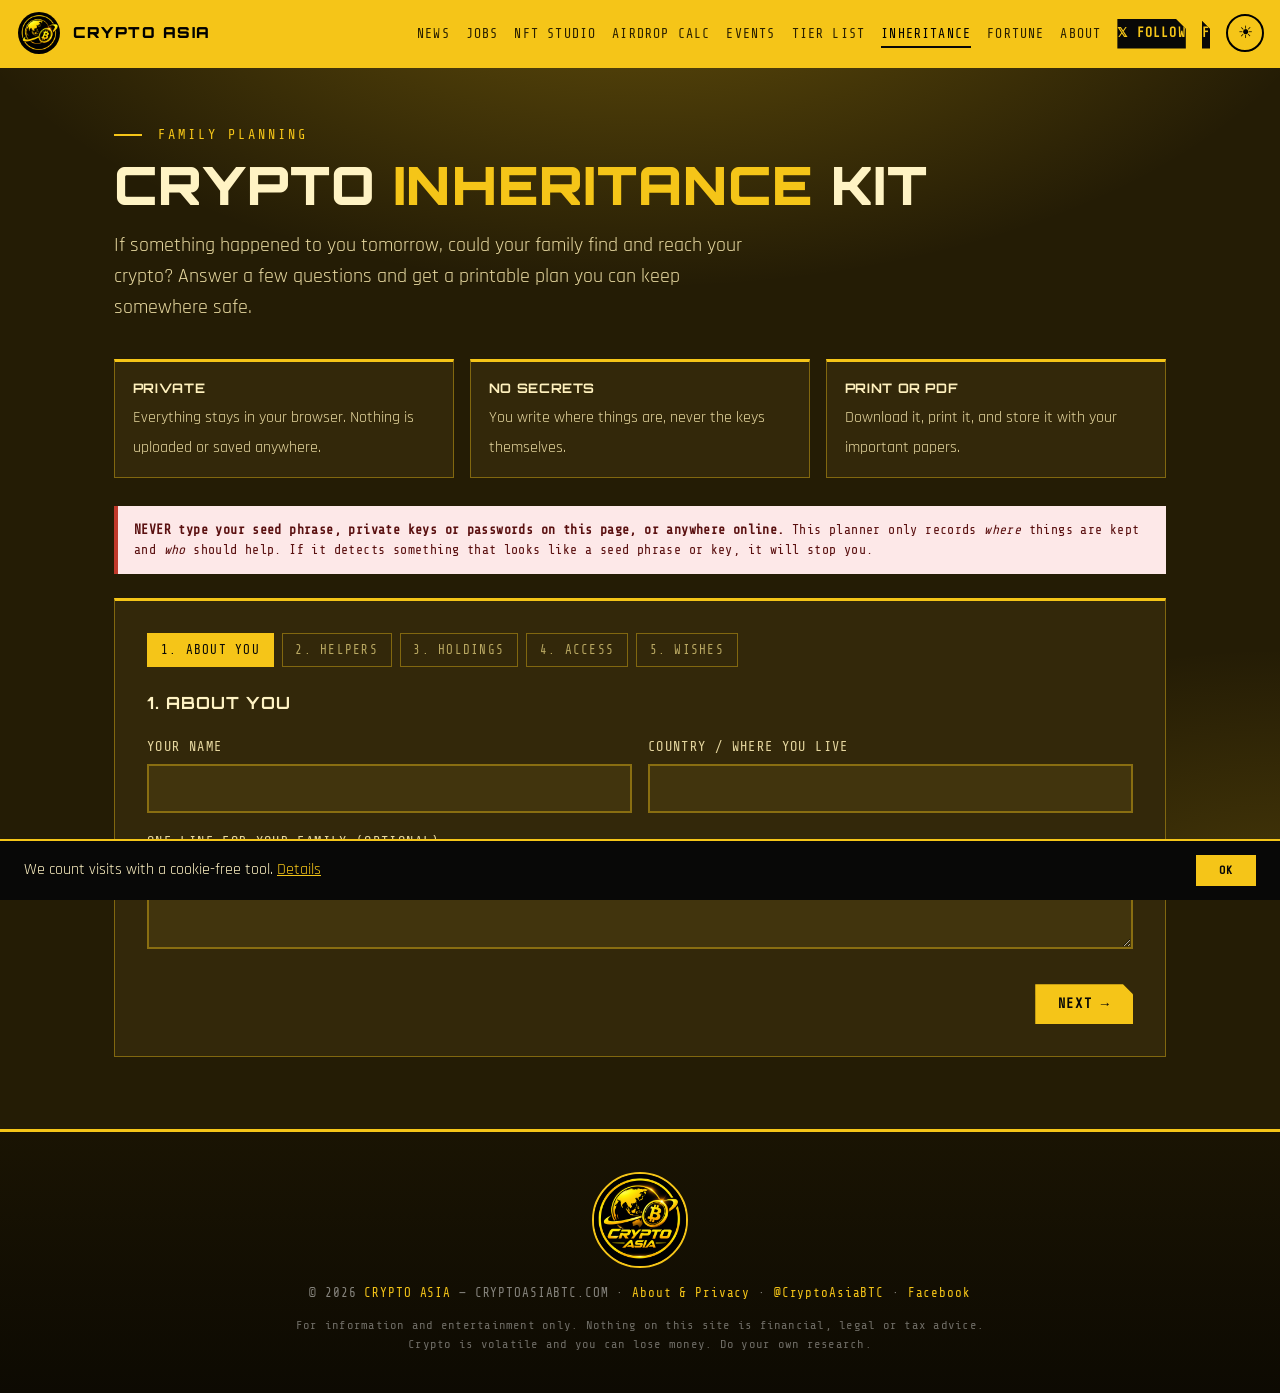
<file: inheritance.html>
<!DOCTYPE html>
<html lang="en">
<head>
<meta charset="UTF-8">
<meta name="viewport" content="width=device-width, initial-scale=1.0">
<title>Crypto Inheritance Kit — Plan Who Can Reach Your Crypto | Crypto Asia</title>
<link rel="icon" type="image/png" sizes="32x32" href="logos/favicon-32.png">
<link rel="icon" type="image/png" sizes="16x16" href="logos/favicon-16.png">
<link rel="shortcut icon" href="favicon.ico">
<link rel="apple-touch-icon" href="logos/favicon-180.png">
<meta name="theme-color" content="#F5C518">
<script>var t='dark';try{t=localStorage.getItem('ca-theme')||'dark'}catch(e){}document.documentElement.setAttribute('data-theme',t)</script>

<meta name="description" content="Create a simple plan so family can reach your crypto if something happens to you. Works in your browser; nothing is uploaded.">
<link rel="canonical" href="https://cryptoasiabtc.com/inheritance.html">
<meta property="og:type" content="website">
<meta property="og:site_name" content="Crypto Asia">
<meta property="og:title" content="Crypto Inheritance Kit — Plan Who Can Reach Your Crypto">
<meta property="og:description" content="Create a simple plan so family can reach your crypto if something happens to you. Works in your browser; nothing is uploaded.">
<meta property="og:url" content="https://cryptoasiabtc.com/inheritance.html">
<meta property="og:image" content="https://cryptoasiabtc.com/logos/ca-wide.png">
<meta name="twitter:card" content="summary_large_image">
<meta name="twitter:site" content="@CryptoAsiaBTC">
<meta name="twitter:title" content="Crypto Inheritance Kit — Plan Who Can Reach Your Crypto">
<meta name="twitter:description" content="Create a simple plan so family can reach your crypto if something happens to you. Works in your browser; nothing is uploaded.">
<meta name="twitter:image" content="https://cryptoasiabtc.com/logos/ca-wide.png">
<link rel="preconnect" href="https://fonts.googleapis.com">
<link href="https://fonts.googleapis.com/css2?family=Orbitron:wght@700;900&family=Rajdhani:wght@400;500;600;700&family=Share+Tech+Mono&display=swap" rel="stylesheet">
<link rel="stylesheet" href="shared.css">
<style>
.steps{display:flex;gap:.5rem;flex-wrap:wrap;margin-bottom:1.4rem}
.step-pill{font-family:var(--fm);font-size:.78rem;letter-spacing:.1em;text-transform:uppercase;padding:.4rem .8rem;border:1px solid var(--border);color:var(--gray3);background:var(--surface)}
.step-pill.on{background:var(--act-bg);color:var(--act-fg);border-color:var(--act-bg)}
.step-pill.done{border-color:var(--gold);color:var(--text)}
.step{display:none}
.step.show{display:block}
.grid2{display:grid;grid-template-columns:1fr 1fr;gap:1rem}
.field{margin-bottom:1.1rem}
.rows{display:grid;gap:.9rem}
.row-card{border:1px solid var(--border);background:var(--gray);padding:1rem;position:relative}
.row-card .rm{position:absolute;top:.5rem;right:.6rem;background:none;border:none;font-size:1.3rem;cursor:pointer;color:var(--gray3)}
.row-card .rm:hover{color:#c0392b}
.nav-row{display:flex;justify-content:space-between;gap:.8rem;margin-top:1.6rem;flex-wrap:wrap}
.hint{font-size:.95rem;color:var(--text2);margin:-.2rem 0 1rem}
.promise{display:grid;grid-template-columns:repeat(3,1fr);gap:1rem;margin:0 0 1.75rem}
.promise div{border:1px solid var(--border);background:var(--surface);border-top:3px solid var(--gold);padding:1rem 1.1rem}
.promise b{font-family:var(--fh);font-size:.82rem;letter-spacing:.05em;display:block;margin-bottom:.25rem}
.promise span{font-size:1rem;color:var(--text2)}

/* printable plan */
#plan{display:none;background:var(--field);border:1px solid var(--border);padding:2.5rem}
#plan.show{display:block}
#plan h2{font-family:var(--fh);font-size:1.5rem;margin-bottom:.3rem}
#plan .meta{font-family:var(--fm);font-size:.82rem;letter-spacing:.08em;text-transform:uppercase;color:var(--text2);margin-bottom:1.5rem}
#plan h3{font-family:var(--fh);font-size:1rem;letter-spacing:.05em;border-bottom:2px solid var(--gold);padding-bottom:.3rem;margin:1.6rem 0 .8rem}
#plan table{width:100%;border-collapse:collapse;font-size:1.02rem}
#plan th,#plan td{border:1px solid var(--border);padding:.5rem .65rem;text-align:left;vertical-align:top}
#plan th{background:var(--gray);font-family:var(--fm);font-size:.76rem;letter-spacing:.08em;text-transform:uppercase}
#plan p{margin:.3rem 0}
#plan .empty{color:var(--gray3);font-style:italic}
#plan .legal{margin-top:2rem;font-size:.9rem;color:var(--text2);border-top:1px solid var(--border);padding-top:.8rem}
.sign-lines{display:grid;grid-template-columns:1fr 1fr;gap:2rem;margin-top:2.2rem}
.sign-lines div{border-top:1px solid #000;padding-top:.3rem;font-size:.9rem;color:var(--text2)}
.upsell{margin-top:1.75rem}
.upsell .dark-panel{display:flex;gap:1.5rem;align-items:center;justify-content:space-between;flex-wrap:wrap}
.upsell h3{font-family:var(--fh);font-size:1.05rem;color:var(--gold);margin-bottom:.3rem}
.upsell p{color:rgba(250,250,247,.75);font-size:1.05rem;max-width:560px}
@media(max-width:760px){
  .grid2,.promise,.sign-lines{grid-template-columns:1fr}
  #plan{padding:1.25rem}
  #plan table{font-size:.9rem}
}
@media print{
  #plan{background:#fff !important;color:#111 !important}
  main{padding:0}
  #plan{border:none;padding:0}
  .panel,.dark-panel,.steps,.promise,.eyebrow,h1.page-h1,.lead,.upsell,.warn,.note{display:none !important}
  #plan{display:block !important}
}
</style>
</head>
<body>
<div id="site-nav"></div>

<main>
  <div class="eyebrow no-print">Family planning</div>
  <h1 class="page-h1">CRYPTO <span class="gold">INHERITANCE</span> KIT</h1>
  <p class="lead no-print">If something happened to you tomorrow, could your family find and reach your crypto? Answer a few questions and get a printable plan you can keep somewhere safe.</p>

  <div class="promise no-print">
    <div><b>PRIVATE</b><span>Everything stays in your browser. Nothing is uploaded or saved anywhere.</span></div>
    <div><b>NO SECRETS</b><span>You write where things are, never the keys themselves.</span></div>
    <div><b>PRINT OR PDF</b><span>Download it, print it, and store it with your important papers.</span></div>
  </div>

  <div class="warn no-print" style="margin-bottom:1.5rem">
    <b>NEVER type your seed phrase, private keys or passwords on this page, or anywhere online.</b>
    This planner only records <i>where</i> things are kept and <i>who</i> should help. If it detects something that looks like a seed phrase or key, it will stop you.
  </div>

  <div id="wizard" class="panel no-print">
    <div class="steps" id="stepPills"></div>

    <!-- STEP 1 -->
    <div class="step show" data-step="0">
      <h2>1. ABOUT YOU</h2>
      <div class="grid2">
        <div class="field"><label class="label" for="f_name">Your name</label><input class="input" id="f_name" data-guard></div>
        <div class="field"><label class="label" for="f_country">Country / where you live</label><input class="input" id="f_country" data-guard></div>
      </div>
      <div class="field"><label class="label" for="f_notes">One line for your family (optional)</label>
        <textarea class="textarea" id="f_notes" data-guard placeholder="e.g. Please read this slowly and ask for help before moving anything."></textarea></div>
    </div>

    <!-- STEP 2 -->
    <div class="step" data-step="1">
      <h2>2. WHO SHOULD HELP</h2>
      <p class="hint">Add the people you trust. List a primary contact first.</p>
      <div class="rows" id="people"></div>
      <button class="btn ghost" type="button" id="addPerson" style="margin-top:1rem">+ Add person</button>
    </div>

    <!-- STEP 3 -->
    <div class="step" data-step="2">
      <h2>3. WHAT YOU HOLD</h2>
      <p class="hint">List each place you hold crypto. Describe it, but do not enter any balances you are uncomfortable sharing with family.</p>
      <div class="rows" id="assets"></div>
      <button class="btn ghost" type="button" id="addAsset" style="margin-top:1rem">+ Add holding</button>
    </div>

    <!-- STEP 4 -->
    <div class="step" data-step="3">
      <h2>4. WHERE ACCESS IS KEPT</h2>
      <p class="hint">Describe locations only, such as "metal backup plate in the home safe". Do not write the words or keys.</p>
      <div class="field"><label class="label" for="f_hw">Hardware wallets and devices</label><textarea class="textarea" id="f_hw" data-guard placeholder="e.g. Two hardware wallets in the safe, in the study."></textarea></div>
      <div class="field"><label class="label" for="f_backup">Where recovery backups are stored (location only)</label><textarea class="textarea" id="f_backup" data-guard placeholder="e.g. Steel backup in the bank safe-deposit box, branch and box number held by my lawyer."></textarea></div>
      <div class="field"><label class="label" for="f_pass">How passwords and 2FA are managed</label><textarea class="textarea" id="f_pass" data-guard placeholder="e.g. Password manager. Emergency access is set for my spouse. 2FA codes are on my old phone in the safe."></textarea></div>
      <div class="field"><label class="label" for="f_email">Important email and phone accounts</label><textarea class="textarea" id="f_email" data-guard placeholder="e.g. Main email is the recovery address for my exchange accounts."></textarea></div>
    </div>

    <!-- STEP 5 -->
    <div class="step" data-step="4">
      <h2>5. YOUR WISHES AND ADVISERS</h2>
      <div class="field"><label class="label" for="f_wishes">What do you want to happen?</label><textarea class="textarea" id="f_wishes" data-guard placeholder="e.g. Keep long-term holdings for 12 months before selling anything. Split equally between my children."></textarea></div>
      <div class="grid2">
        <div class="field"><label class="label" for="f_lawyer">Lawyer / will location</label><input class="input" id="f_lawyer" data-guard placeholder="Name, firm and contact"></div>
        <div class="field"><label class="label" for="f_acct">Accountant / tax adviser</label><input class="input" id="f_acct" data-guard placeholder="Name and contact"></div>
      </div>
      <div class="field"><label class="label" for="f_warn">Warnings for your family</label><textarea class="textarea" id="f_warn" data-guard placeholder="e.g. Never share codes with anyone who calls or messages you. Beware of 'recovery' scams."></textarea></div>
    </div>

    <div class="warn" id="guardMsg" style="display:none;margin-top:1rem"></div>

    <div class="nav-row">
      <button class="btn ghost" type="button" id="btnBack">&larr; Back</button>
      <button class="btn" type="button" id="btnNext">Next &rarr;</button>
    </div>
  </div>

  <div id="plan"></div>

  <div class="upsell no-print" id="upsell" style="display:none">
    <div class="dark-panel">
      <div>
        <h3>WANT A SECOND PAIR OF EYES?</h3>
        <p>Get your plan reviewed, or ask about a personal walkthrough for your family. Message us on X and we will reply with options.</p>
      </div>
      <a class="btn" id="upsellBtn" href="https://x.com/CryptoAsiaBTC" target="_blank" rel="noopener">Message @CryptoAsiaBTC</a>
    </div>
  </div>
</main>

<div id="site-foot"></div>
<script src="shared.js"></script>
<script>
var STEPS = ['About you','Helpers','Holdings','Access','Wishes'];
var step = 0;
function $(id){ return document.getElementById(id); }
function esc(s){ return String(s==null?'':s).replace(/[&<>"']/g,function(c){return {'&':'&amp;','<':'&lt;','>':'&gt;','"':'&quot;',"'":'&#39;'}[c];}); }

// ---------- safety guard: block anything that looks like a secret ----------
// Seed phrases are 12+ plain lowercase words. Normal sentences contain everyday words like "the" or "and"
// (none of which are in the seed-word list), so a run with 2 or more of those is treated as ordinary writing.
var PROSE_WORDS = ['the','and','for','with','that','this','are','was','then','than','from','have','has','they','your','please','before','between','after','their','them','should','would','could','but','not','you','our','his','her','she','who','how','why','its'];
function looksLikeSeed(text){
  var runs = text.match(/\b(?:[a-z]{3,8}\s+){11,}[a-z]{3,8}\b/g) || [];
  for(var i=0;i<runs.length;i++){
    var words = runs[i].split(/\s+/), hits = 0;
    for(var j=0;j<words.length;j++){ if(PROSE_WORDS.indexOf(words[j])>-1) hits++; }
    if(hits < 2) return true;
  }
  return false;
}
var SECRET_PATTERNS = [
  {test:looksLikeSeed, why:'a list of 12 or more plain words (this looks like a seed phrase)'},
  {re:/\b[0-9a-fA-F]{64}\b/, why:'a 64-character hex string (this looks like a private key)'},
  {re:/\b[xyz]prv[1-9A-HJ-NP-Za-km-z]{50,}\b/, why:'an extended private key'},
  {re:/\b[5KL][1-9A-HJ-NP-Za-km-z]{50,51}\b/, why:'a Bitcoin private key (WIF)'},
  {re:/\b0x[0-9a-fA-F]{64}\b/, why:'a 0x private key'}
];
function findSecret(text){
  for(var i=0;i<SECRET_PATTERNS.length;i++){
    var p = SECRET_PATTERNS[i];
    if(p.test ? p.test(text) : p.re.test(text)) return p.why;
  }
  return null;
}
function allFieldsText(){
  return Array.prototype.map.call(document.querySelectorAll('#wizard input, #wizard textarea'),function(el){return el.value;}).join('\n');
}
function guardCheck(){
  var why = findSecret(allFieldsText());
  var box = $('guardMsg');
  if(why){
    box.style.display='block';
    box.innerHTML = '<b>Stop — please remove this.</b> One of your answers contains '+why+'. Never put secrets in this planner. Delete it from the box, and write only <i>where</i> it is kept (for example "steel plate in the safe").';
    return false;
  }
  box.style.display='none'; return true;
}
document.addEventListener('input', function(e){
  if(e.target.closest && e.target.closest('#wizard')) guardCheck();
});

// ---------- repeating rows ----------
var ASSET_TYPES = ['Exchange account','Hardware wallet','Software / mobile wallet','Staking or DeFi position','NFTs / Ordinals','Other'];
function personRow(){
  var d=document.createElement('div'); d.className='row-card';
  d.innerHTML='<button class="rm" type="button" title="Remove" aria-label="Remove">&times;</button>'+
    '<div class="grid2">'+
    '<div class="field"><label class="label">Name</label><input class="input p-name" data-guard></div>'+
    '<div class="field"><label class="label">Relationship</label><input class="input p-rel" data-guard placeholder="e.g. Spouse, sibling, friend"></div>'+
    '<div class="field"><label class="label">Phone or email</label><input class="input p-contact" data-guard></div>'+
    '<div class="field"><label class="label">Role</label><select class="select p-role"><option>Primary contact</option><option>Backup contact</option><option>Beneficiary</option><option>Technical helper</option><option>Legal adviser</option></select></div>'+
    '</div>';
  d.querySelector('.rm').onclick=function(){ d.remove(); };
  return d;
}
function assetRow(){
  var d=document.createElement('div'); d.className='row-card';
  d.innerHTML='<button class="rm" type="button" title="Remove" aria-label="Remove">&times;</button>'+
    '<div class="grid2">'+
    '<div class="field"><label class="label">Type</label><select class="select a-type">'+ASSET_TYPES.map(function(t){return '<option>'+t+'</option>';}).join('')+'</select></div>'+
    '<div class="field"><label class="label">Name / platform</label><input class="input a-name" data-guard placeholder="e.g. Binance, Ledger Nano, Phantom"></div>'+
    '</div>'+
    '<div class="field"><label class="label">Notes for your family (no keys or passwords)</label><textarea class="textarea a-note" data-guard placeholder="e.g. Main long-term holdings. Login email is my main email."></textarea></div>';
  d.querySelector('.rm').onclick=function(){ d.remove(); };
  return d;
}
$('addPerson').onclick=function(){ $('people').appendChild(personRow()); };
$('addAsset').onclick=function(){ $('assets').appendChild(assetRow()); };
$('people').appendChild(personRow());
$('assets').appendChild(assetRow());

// ---------- wizard ----------
function renderPills(){
  $('stepPills').innerHTML = STEPS.map(function(s,i){
    return '<span class="step-pill'+(i===step?' on':(i<step?' done':''))+'">'+(i+1)+'. '+s+'</span>';
  }).join('');
  document.querySelectorAll('.step').forEach(function(el){ el.classList.toggle('show', +el.getAttribute('data-step')===step); });
  $('btnBack').style.visibility = step===0 ? 'hidden' : 'visible';
  $('btnNext').textContent = step===STEPS.length-1 ? 'Create my plan' : 'Next →';
}
$('btnBack').onclick=function(){ if(step>0){ step--; renderPills(); window.scrollTo({top:0,behavior:'smooth'}); } };
$('btnNext').onclick=function(){
  if(!guardCheck()) return;
  if(step<STEPS.length-1){ step++; renderPills(); window.scrollTo({top:0,behavior:'smooth'}); }
  else buildPlan();
};

// ---------- plan ----------
function val(id){ return $(id).value.trim(); }
function para(label,text){ return '<p><b>'+label+':</b> '+(text?esc(text).replace(/\n/g,'<br>'):'<span class="empty">Not provided</span>')+'</p>'; }
function buildPlan(){
  if(!guardCheck()) return;
  var people = Array.prototype.map.call(document.querySelectorAll('#people .row-card'),function(r){
    return {name:r.querySelector('.p-name').value.trim(), rel:r.querySelector('.p-rel').value.trim(), contact:r.querySelector('.p-contact').value.trim(), role:r.querySelector('.p-role').value};
  }).filter(function(p){return p.name||p.contact;});
  var assets = Array.prototype.map.call(document.querySelectorAll('#assets .row-card'),function(r){
    return {type:r.querySelector('.a-type').value, name:r.querySelector('.a-name').value.trim(), note:r.querySelector('.a-note').value.trim()};
  }).filter(function(a){return a.name||a.note;});
  var today = new Date().toLocaleDateString('en-GB',{day:'numeric',month:'long',year:'numeric'});

  var h = '';
  h += '<h2>CRYPTO ACCESS PLAN'+(val('f_name')?' — '+esc(val('f_name')).toUpperCase():'')+'</h2>';
  h += '<div class="meta">Prepared '+today+(val('f_country')?' · '+esc(val('f_country')):'')+' · Keep this somewhere safe and tell your helpers where it is</div>';
  if(val('f_notes')) h += '<p>'+esc(val('f_notes')).replace(/\n/g,'<br>')+'</p>';

  h += '<h3>1. WHO TO CONTACT FIRST</h3>';
  if(people.length){
    h += '<table><tr><th>Name</th><th>Relationship</th><th>Contact</th><th>Role</th></tr>'+
      people.map(function(p){return '<tr><td>'+esc(p.name)+'</td><td>'+esc(p.rel)+'</td><td>'+esc(p.contact)+'</td><td>'+esc(p.role)+'</td></tr>';}).join('')+'</table>';
  } else h += '<p class="empty">No contacts added.</p>';

  h += '<h3>2. WHAT I HOLD</h3>';
  if(assets.length){
    h += '<table><tr><th>Type</th><th>Name / platform</th><th>Notes</th></tr>'+
      assets.map(function(a){return '<tr><td>'+esc(a.type)+'</td><td>'+esc(a.name)+'</td><td>'+esc(a.note).replace(/\n/g,'<br>')+'</td></tr>';}).join('')+'</table>';
  } else h += '<p class="empty">No holdings added.</p>';

  h += '<h3>3. WHERE ACCESS IS KEPT</h3>';
  h += para('Hardware wallets and devices',val('f_hw'));
  h += para('Recovery backups (location only)',val('f_backup'));
  h += para('Passwords and 2FA',val('f_pass'));
  h += para('Important email and phone accounts',val('f_email'));

  h += '<h3>4. MY WISHES</h3>';
  h += para('What I want to happen',val('f_wishes'));
  h += para('Lawyer / will location',val('f_lawyer'));
  h += para('Accountant / tax adviser',val('f_acct'));

  h += '<h3>5. WARNINGS FOR MY FAMILY</h3>';
  h += para('Please be careful',val('f_warn'));
  h += '<p>Nobody legitimate will ever ask you to share a seed phrase or send crypto to "unlock" an account. Take your time and get help from the people listed above.</p>';

  h += '<div class="sign-lines"><div>Signature</div><div>Date</div></div>';
  h += '<div class="legal">This plan is a personal record, not a will or a legal document, and it does not transfer ownership of anything. Laws on inheritance and digital assets differ by country, so speak to a qualified lawyer about making a valid will. Crypto Asia does not store this information.</div>';
  h += '<div class="no-print" style="display:flex;gap:.8rem;flex-wrap:wrap;margin-top:1.5rem"><button class="btn" type="button" onclick="window.print()">Print / Save as PDF</button><button class="btn ghost" type="button" id="btnEdit">&larr; Edit my answers</button></div>';

  $('plan').innerHTML = h;
  $('plan').classList.add('show');
  $('wizard').style.display='none';
  $('upsell').style.display='block';
  document.querySelectorAll('.promise,.lead').forEach(function(el){ el.style.display='none'; });
  $('btnEdit').onclick=function(){
    $('plan').classList.remove('show'); $('wizard').style.display='block'; $('upsell').style.display='none';
    document.querySelectorAll('.promise,.lead').forEach(function(el){ el.style.display=''; });
    step=0; renderPills(); window.scrollTo({top:0,behavior:'smooth'});
  };
  window.scrollTo({top:0,behavior:'smooth'});
}
renderPills();
</script>
</body>
</html>
</file>
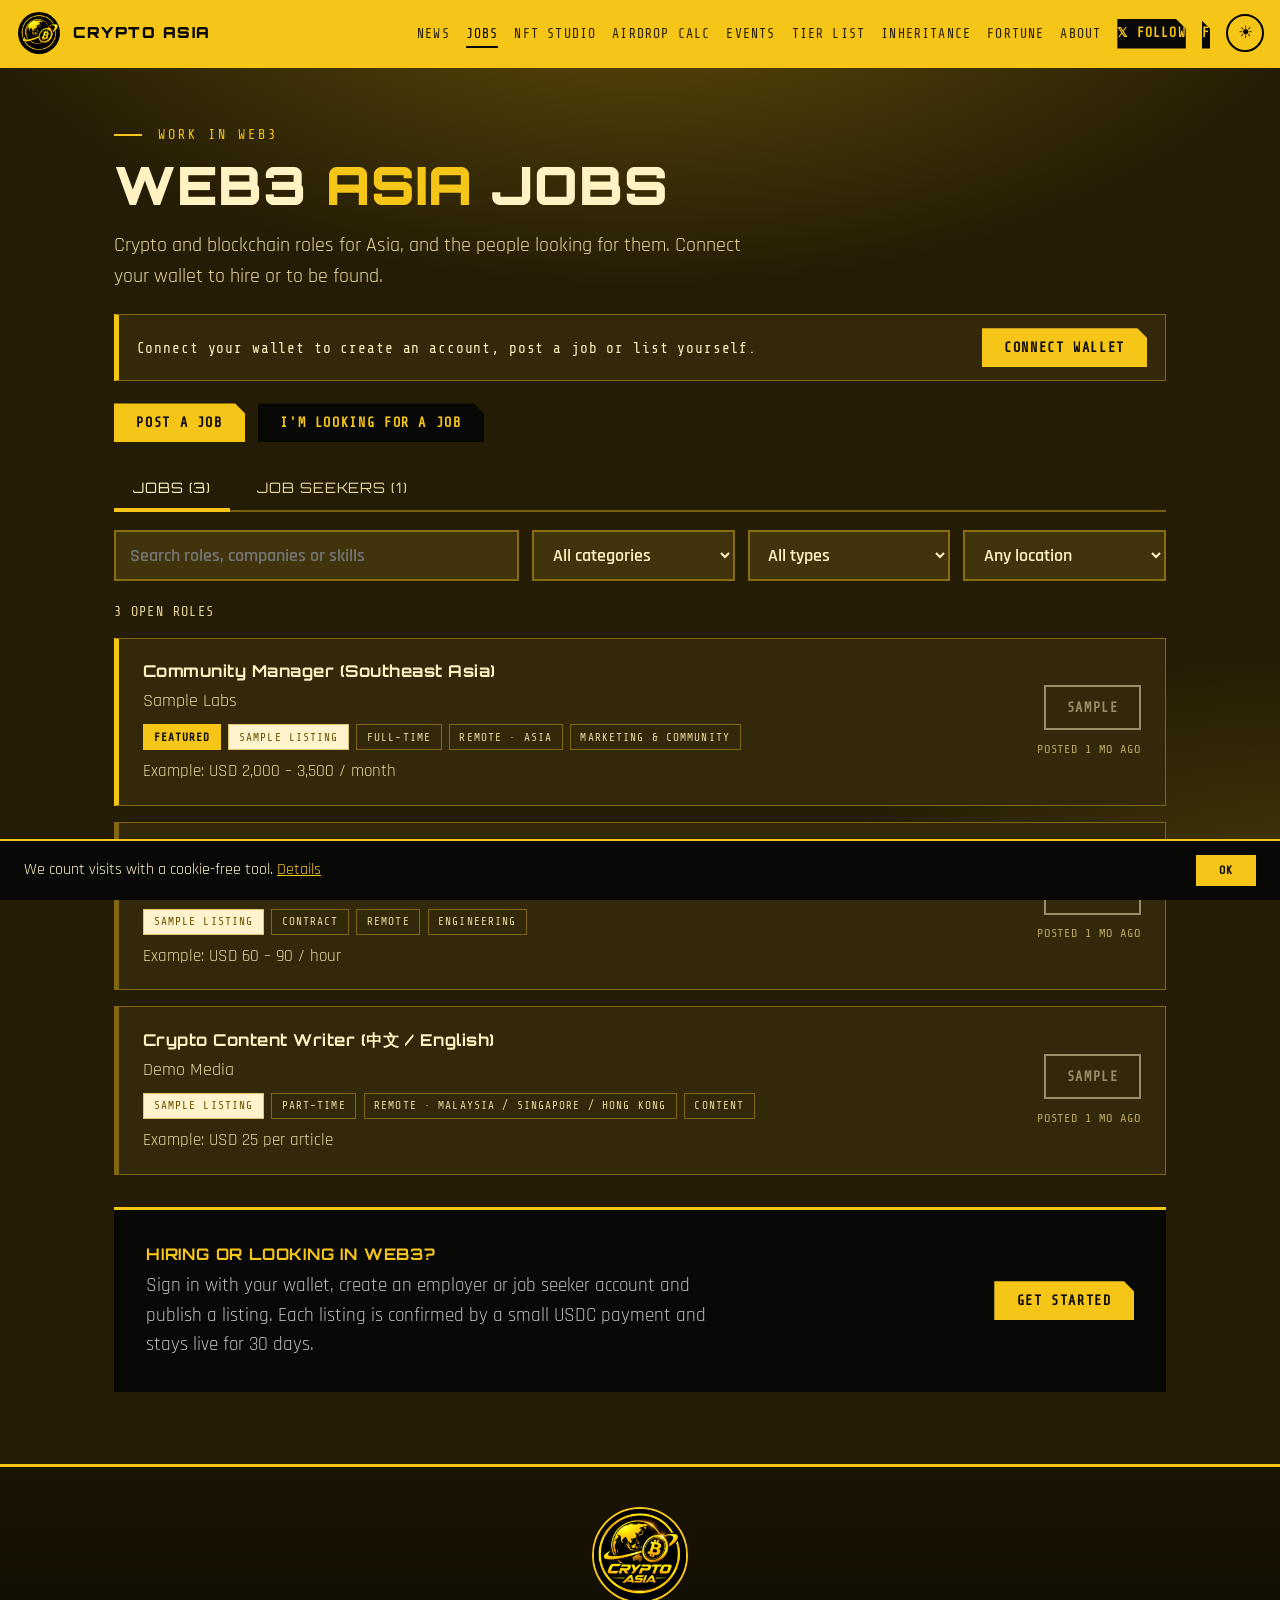
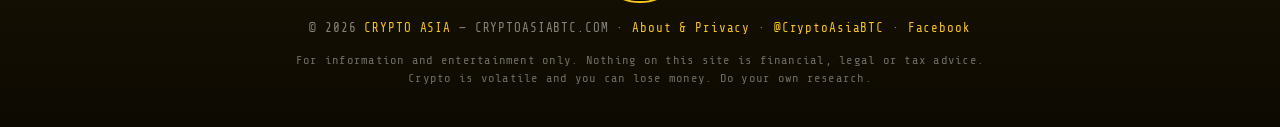
<file: jobs.html>
<!DOCTYPE html>
<html lang="en">
<head>
<meta charset="UTF-8">
<meta name="viewport" content="width=device-width, initial-scale=1.0">
<title>Web3 Asia Jobs — Crypto &amp; Blockchain Jobs | Crypto Asia</title>
<link rel="icon" type="image/png" sizes="32x32" href="logos/favicon-32.png">
<link rel="icon" type="image/png" sizes="16x16" href="logos/favicon-16.png">
<link rel="shortcut icon" href="favicon.ico">
<link rel="apple-touch-icon" href="logos/favicon-180.png">
<meta name="theme-color" content="#F5C518">
<script>var t='dark';try{t=localStorage.getItem('ca-theme')||'dark'}catch(e){}document.documentElement.setAttribute('data-theme',t)</script>
<meta name="description" content="Crypto and Web3 jobs and talent for Asia. Connect your wallet to post a job or list yourself as a job seeker.">
<link rel="canonical" href="https://cryptoasiabtc.com/jobs.html">
<meta property="og:type" content="website">
<meta property="og:site_name" content="Crypto Asia">
<meta property="og:title" content="Web3 Asia Jobs — Crypto &amp; Blockchain Jobs">
<meta property="og:description" content="Crypto and Web3 jobs and talent for Asia. Connect your wallet to post a job or list yourself as a job seeker.">
<meta property="og:url" content="https://cryptoasiabtc.com/jobs.html">
<meta property="og:image" content="https://cryptoasiabtc.com/logos/ca-wide.png">
<meta name="twitter:card" content="summary_large_image">
<meta name="twitter:site" content="@CryptoAsiaBTC">
<meta name="twitter:title" content="Web3 Asia Jobs — Crypto &amp; Blockchain Jobs">
<meta name="twitter:description" content="Crypto and Web3 jobs and talent for Asia. Connect your wallet to post a job or list yourself as a job seeker.">
<meta name="twitter:image" content="https://cryptoasiabtc.com/logos/ca-wide.png">
<link rel="preconnect" href="https://fonts.googleapis.com">
<link href="https://fonts.googleapis.com/css2?family=Orbitron:wght@700;900&family=Rajdhani:wght@400;500;600;700&family=Share+Tech+Mono&display=swap" rel="stylesheet">
<link rel="stylesheet" href="shared.css">
<style>
.top{display:flex;justify-content:space-between;align-items:flex-end;gap:1.5rem;flex-wrap:wrap;margin-bottom:1.4rem}
.acct{display:flex;gap:.7rem;align-items:center;flex-wrap:wrap;background:var(--surface);border:1px solid var(--border);border-left:5px solid var(--gold);padding:.8rem 1.1rem;margin-bottom:1.4rem}
.acct .who{font-family:var(--fm);font-size:.9rem;letter-spacing:.06em;flex:1;min-width:200px}
.acct .who b{color:var(--ink)}
.cta{display:flex;gap:.8rem;flex-wrap:wrap;margin-bottom:1.4rem}
.tabs{display:flex;gap:.5rem;margin-bottom:1.1rem;border-bottom:2px solid var(--border)}
.tabbtn{font-family:var(--fh);font-size:.9rem;letter-spacing:.06em;background:none;border:none;border-bottom:4px solid transparent;color:var(--text2);padding:.8rem 1.2rem;cursor:pointer;margin-bottom:-2px}
.tabbtn.on{color:var(--ink);border-bottom-color:var(--gold)}
.filters{display:grid;grid-template-columns:2fr 1fr 1fr 1fr;gap:.8rem;margin-bottom:1.2rem}
.count{font-family:var(--fm);font-size:.85rem;letter-spacing:.1em;text-transform:uppercase;color:var(--text2);margin-bottom:1rem}
.jobs{display:grid;gap:1rem}
.job{background:var(--surface);border:1px solid var(--border);border-left:5px solid var(--border);padding:1.3rem 1.5rem;display:grid;grid-template-columns:1fr auto;gap:1rem;align-items:center;transition:transform .15s,box-shadow .15s}
.job:hover{transform:translateY(-2px);box-shadow:0 10px 26px rgba(245,197,24,.16)}
.job.featured{border-left-color:var(--gold)}
.job h3{font-family:var(--fh);font-size:1.02rem;letter-spacing:.03em;margin-bottom:.15rem}
.job .co{font-size:1.15rem;color:var(--text2);margin-bottom:.55rem}
.job .tags{display:flex;gap:.45rem;flex-wrap:wrap}
.job .sal{font-size:1.05rem;color:var(--text2);margin-top:.5rem}
.job .desc{font-size:1.05rem;color:var(--text2);margin-top:.5rem;display:-webkit-box;-webkit-line-clamp:3;-webkit-box-orient:vertical;overflow:hidden}
.job .side{text-align:right}
.job .when{font-family:var(--fm);font-size:.75rem;letter-spacing:.08em;text-transform:uppercase;color:var(--gray3);margin-top:.6rem}
.job .wal{font-family:var(--fm);font-size:.72rem;letter-spacing:.06em;color:var(--gray3);margin-top:.5rem}
.avatar{width:54px;height:54px;border-radius:50%;background:var(--gold);color:#080807;font-family:var(--fh);font-weight:900;font-size:1.3rem;display:grid;place-items:center;flex:none}
.seeker{grid-template-columns:auto 1fr auto}
.empty{text-align:center;padding:3rem 1rem;border:2px dashed var(--border);background:var(--surface)}
.empty h3{font-family:var(--fh);font-size:1.05rem;margin-bottom:.4rem}

.modal{position:fixed;inset:0;background:rgba(8,8,7,.78);display:none;align-items:flex-start;justify-content:center;z-index:300;padding:1rem;overflow:auto}
.modal.open{display:flex}
.sheet{background:var(--surface);max-width:720px;width:100%;margin:2rem 0;padding:2rem;border-top:4px solid var(--gold)}
.sheet-head{display:flex;justify-content:space-between;align-items:center;margin-bottom:1.2rem}
.sheet-head h3{font-family:var(--fh);font-size:1rem;letter-spacing:.06em}
.x{background:none;border:none;font-size:1.7rem;cursor:pointer;color:var(--text)}
.grid2{display:grid;grid-template-columns:1fr 1fr;gap:1rem}
.field{margin-bottom:1rem}
.steps{display:flex;gap:.4rem;margin-bottom:1.2rem;flex-wrap:wrap}
.steps span{font-family:var(--fm);font-size:.72rem;letter-spacing:.1em;text-transform:uppercase;padding:.3rem .65rem;border:1px solid var(--border);color:var(--gray3)}
.steps span.on{background:var(--act-bg);color:var(--act-fg);border-color:var(--act-bg)}
.steps span.done{color:var(--ink);border-color:var(--gold)}
.feebox{background:rgba(245,197,24,.14);border-left:4px solid var(--gold);padding:.9rem 1.1rem;margin:1rem 0;font-size:1.1rem}
.feebox b{font-family:var(--fh);letter-spacing:.04em}
.log{font-family:var(--fm);font-size:.85rem;line-height:1.6;white-space:pre-wrap;background:var(--gray);border:1px solid var(--border);padding:.9rem 1rem;margin:1rem 0;display:none}
.rolepick{display:grid;grid-template-columns:1fr 1fr;gap:1rem;margin-bottom:1rem}
.rolepick button{text-align:left;border:2px solid var(--border);background:var(--field);color:var(--text);padding:1rem 1.1rem;cursor:pointer;font:inherit}
.rolepick button b{font-family:var(--fh);font-size:.85rem;letter-spacing:.05em;display:block;margin-bottom:.2rem}
.rolepick button:hover{border-color:var(--gold)}
.pitch .dark-panel{display:flex;align-items:center;justify-content:space-between;gap:1.5rem;flex-wrap:wrap;margin-top:2rem}
.pitch h3{font-family:var(--fh);font-size:1rem;letter-spacing:.05em;margin-bottom:.3rem;color:var(--gold)}
.pitch p{max-width:560px;color:rgba(250,250,247,.75)}
@media(max-width:760px){.filters{grid-template-columns:1fr 1fr}.job,.seeker{grid-template-columns:1fr}.job .side{text-align:left}.grid2,.rolepick{grid-template-columns:1fr}.tabbtn{padding:.7rem .7rem;font-size:.78rem}}
</style>
</head>
<body>
<div id="site-nav"></div>

<main>
  <div class="top">
    <div>
      <div class="eyebrow">Work in Web3</div>
      <h1>WEB3 <span class="gold">ASIA</span> JOBS</h1>
      <p class="lead" style="margin-bottom:0">Crypto and blockchain roles for Asia, and the people looking for them. Connect your wallet to hire or to be found.</p>
    </div>
  </div>

  <div class="acct" id="acct"></div>

  <div class="cta">
    <button class="btn" id="btnPostJob" type="button">Post a job</button>
    <button class="btn dark" id="btnPostSeeker" type="button">I'm looking for a job</button>
  </div>

  <div class="tabs" role="tablist">
    <button class="tabbtn on" id="tabJobs" type="button" role="tab">JOBS <span id="nJobs"></span></button>
    <button class="tabbtn" id="tabSeekers" type="button" role="tab">JOB SEEKERS <span id="nSeekers"></span></button>
  </div>

  <div class="filters">
    <input class="input" id="q" type="search" placeholder="Search roles, companies or skills">
    <select class="select" id="fCat"><option value="">All categories</option></select>
    <select class="select" id="fType"><option value="">All types</option></select>
    <select class="select" id="fLoc"><option value="">Any location</option><option value="remote">Remote only</option></select>
  </div>
  <div class="count" id="count"></div>
  <div class="jobs" id="list"></div>

  <div class="pitch">
    <div class="dark-panel">
      <div>
        <h3>HIRING OR LOOKING IN WEB3?</h3>
        <p>Sign in with your wallet, create an employer or job seeker account and publish a listing. Each listing is confirmed by a small USDC payment and stays live for <span id="pitchDays">30</span> days.</p>
      </div>
      <button class="btn" type="button" id="btnPitch">Get started</button>
    </div>
  </div>
</main>

<div class="modal" id="modal">
  <div class="sheet">
    <div class="sheet-head"><h3 id="sheetTitle"></h3><button class="x" id="btnClose" type="button" aria-label="Close">&times;</button></div>
    <div id="sheetBody"></div>
  </div>
</div>

<div id="site-foot"></div>
<script src="shared.js"></script>
<script>
/* ============================================================
   Settings live in jobs-config.json (receiver wallet, fees, Supabase keys).
   ============================================================ */
var CFG = { receiver:'', fees:{employer:5,seeker:1}, listingDays:30, supabaseUrl:'', supabaseKey:'', chains:[],
  categories:['Engineering','Marketing & Community','Design','Business Development','Operations & Support','Content','Other'],
  types:['Full-time','Part-time','Contract','Internship','Gig'] };

var SAMPLE_JOBS = [
  {title:'Community Manager (Southeast Asia)',company:'Sample Labs',type:'Full-time',location:'Remote · Asia',category:'Marketing & Community',salary:'Example: USD 2,000 – 3,500 / month',apply:'',posted:'2026-10-20',featured:true,sample:true},
  {title:'Solidity / Rust Developer',company:'Example Protocol',type:'Contract',location:'Remote',category:'Engineering',salary:'Example: USD 60 – 90 / hour',apply:'',posted:'2026-10-18',sample:true}
];
var SAMPLE_SEEKERS = [
  {name:'Sample Candidate',headline:'Smart contract developer',category:'Engineering',type:'Full-time',location:'Remote · Asia',skills:'Solidity, Foundry, audits',about:'Example profile that shows how a job seeker card looks.',contact:'',posted:'2026-10-21',sample:true}
];

function $(id){ return document.getElementById(id); }
function esc(s){ return String(s==null?'':s).replace(/[&<>"']/g,function(c){return {'&':'&amp;','<':'&lt;','>':'&gt;','"':'&quot;',"'":'&#39;'}[c];}); }
function safeUrl(u){
  u = String(u||'').trim();
  if(/^https?:\/\//i.test(u) || /^mailto:/i.test(u)) return u;
  if(/^[^\s@]+@[^\s@]+\.[^\s@]+$/.test(u)) return 'mailto:'+u;
  if(/^@[A-Za-z0-9_]{1,30}$/.test(u)) return 'https://x.com/'+u.slice(1);
  if(/^(t\.me|x\.com|twitter\.com|linkedin\.com)\//i.test(u)) return 'https://'+u;
  return '';
}
function short(a){ return a ? a.slice(0,6)+'…'+a.slice(-4) : ''; }
function isAddr(a){ return /^0x[0-9a-fA-F]{40}$/.test(a||''); }
function enabled(){ return isAddr(CFG.receiver) && CFG.supabaseUrl && CFG.supabaseKey && CFG.chains.length; }
function lsGet(k){ try { return JSON.parse(localStorage.getItem(k)||'null'); } catch(e){ return null; } }
function lsSet(k,v){ try { localStorage.setItem(k, JSON.stringify(v)); } catch(e){} }

/* ---------- canonical form + hash (same as the verifier) ---------- */
function canon(v){
  if (Array.isArray(v)) return '['+v.map(canon).join(',')+']';
  if (v && typeof v==='object') return '{'+Object.keys(v).sort().map(function(k){ return JSON.stringify(k)+':'+canon(v[k]); }).join(',')+'}';
  return JSON.stringify(v);
}
function sha256hex(str){
  return crypto.subtle.digest('SHA-256', new TextEncoder().encode(str)).then(function(buf){
    return Array.prototype.map.call(new Uint8Array(buf), function(b){ return ('0'+b.toString(16)).slice(-2); }).join('');
  });
}
function toHex(str){ return '0x'+Array.prototype.map.call(new TextEncoder().encode(str), function(b){ return ('0'+b.toString(16)).slice(-2); }).join(''); }
function unitsFor(fee, dec){ return BigInt(Math.round(fee*100)) * (BigInt(10) ** BigInt(dec-2)); }
function pad32(h){ return h.replace(/^0x/,'').toLowerCase().padStart(64,'0'); }

/* ---------- wallet ---------- */
var W = { addr:'', chainId:0 };
function provider(){ return window.ethereum || null; }
function req(method, params){ return provider().request({method:method, params:params||[]}); }
function chainById(id){ return CFG.chains.filter(function(c){ return c.id===id; })[0]; }
function connect(){
  if (!provider()) return Promise.reject(new Error('NO_WALLET'));
  return req('eth_requestAccounts').then(function(a){
    W.addr = (a[0]||'').toLowerCase();
    return req('eth_chainId');
  }).then(function(id){ W.chainId = parseInt(id,16); lsSet('ca-jobs-connected', true); afterConnect(); });
}
function disconnect(){ W.addr=''; lsSet('ca-jobs-connected', false); PROFILES={}; renderAcct(); }
function switchChain(c){
  return req('wallet_switchEthereumChain',[{chainId:c.hex}]).catch(function(e){
    if (e && (e.code===4902 || /unrecognized|not added/i.test(e.message||''))) {
      return req('wallet_addEthereumChain',[{chainId:c.hex, chainName:c.name, nativeCurrency:c.native, rpcUrls:[c.rpc], blockExplorerUrls:[c.explorer]}]);
    }
    throw e;
  }).then(function(){ W.chainId = c.id; });
}
if (provider() && provider().on) {
  provider().on('accountsChanged', function(a){ W.addr = (a[0]||'').toLowerCase(); if (!W.addr) disconnect(); else afterConnect(); });
  provider().on('chainChanged', function(id){ W.chainId = parseInt(id,16); renderAcct(); });
}

/* ---------- profiles ---------- */
var PROFILES = {};   // role -> data, for the connected wallet
function profKey(role){ return 'ca-jobs-profile-'+W.addr+'-'+role; }
function loadLocalProfiles(){ PROFILES = {}; ['employer','seeker'].forEach(function(r){ var p = lsGet(profKey(r)); if (p) PROFILES[r] = p; }); }
function afterConnect(){
  loadLocalProfiles(); renderAcct();
  if (!enabled()) return;
  api('GET','?select=role,data,verified_at&kind=eq.profile&wallet=eq.'+W.addr+'&order=verified_at.desc&limit=10').then(function(rows){
    (rows||[]).forEach(function(r){ if (!PROFILES[r.role]) { PROFILES[r.role] = r.data; lsSet(profKey(r.role), r.data); } });
    renderAcct();
  }).catch(function(){});
}
function renderAcct(){
  var a = $('acct');
  if (!W.addr) {
    a.innerHTML = '<div class="who">Connect your wallet to create an account, post a job or list yourself.</div><button class="btn" id="btnConnect" type="button">Connect wallet</button>';
    $('btnConnect').onclick = function(){ openFlow(''); };
    return;
  }
  var ch = chainById(W.chainId);
  var roles = [PROFILES.employer?'Employer':'', PROFILES.seeker?'Job seeker':''].filter(Boolean).join(' + ') || 'no account yet';
  a.innerHTML = '<div class="who"><b>'+esc(short(W.addr))+'</b> &middot; '+esc(ch?ch.name:'chain '+W.chainId)+' &middot; '+esc(roles)+'</div>'+
    '<button class="btn ghost" id="btnDisc" type="button">Disconnect</button>';
  $('btnDisc').onclick = disconnect;
}

/* ---------- Supabase REST ---------- */
function api(method, path, body){
  var url = CFG.supabaseUrl.replace(/\/$/,'')+'/rest/v1/submissions'+(path||'');
  var h = {apikey:CFG.supabaseKey, Authorization:'Bearer '+CFG.supabaseKey};
  if (body) { h['Content-Type']='application/json'; h.Prefer='return=minimal'; }
  return fetch(url,{method:method, headers:h, body: body?JSON.stringify(body):undefined}).then(function(r){
    if (!r.ok) return r.text().then(function(t){ throw new Error('Server '+r.status+': '+t.slice(0,160)); });
    return method==='GET' ? r.json() : null;
  });
}

/* ---------- listings ---------- */
var JOBS = [], SEEKERS = [], tab = 'jobs';
function ago(iso){
  var d = new Date(iso); if (isNaN(d)) return '';
  var days = Math.floor((Date.now()-d.getTime())/86400000);
  if (days<=0) return 'Posted today'; if (days===1) return 'Posted yesterday';
  if (days<30) return 'Posted '+days+' days ago';
  return 'Posted '+Math.floor(days/30)+' mo ago';
}
function live(j){ return !j.expires || new Date(j.expires+'T23:59:59').getTime() >= Date.now(); }
function fromRow(r){
  var d = r.data||{};
  var base = {posted:r.verified_at||r.created_at, wallet:r.wallet, onchain:true};
  if (r.kind==='job') return Object.assign(base,{title:d.title,company:d.company,type:d.type,location:d.location,category:d.category,salary:d.salary,apply:d.apply,desc:d.description});
  return Object.assign(base,{name:d.name,headline:d.headline,category:d.category,type:d.type,location:d.location,skills:d.skills,about:d.about,contact:d.contact});
}
function matches(x, text){
  var q = $('q').value.trim().toLowerCase(), cat=$('fCat').value, type=$('fType').value, loc=$('fLoc').value;
  if (cat && x.category!==cat) return false;
  if (type && x.type!==type) return false;
  if (loc==='remote' && !/remote/i.test(x.location||'')) return false;
  if (q && text.toLowerCase().indexOf(q)===-1) return false;
  return true;
}
function render(){
  $('nJobs').textContent = '('+JOBS.filter(live).length+')';
  $('nSeekers').textContent = '('+SEEKERS.length+')';
  $('tabJobs').classList.toggle('on', tab==='jobs'); $('tabSeekers').classList.toggle('on', tab==='seekers');
  var el = $('list'), html = '';
  if (tab==='jobs') {
    var list = JOBS.filter(live).filter(function(j){ return matches(j, j.title+' '+j.company+' '+(j.location||'')); })
      .sort(function(a,b){ if(!!b.featured!==!!a.featured) return b.featured?1:-1; return String(b.posted||'').localeCompare(String(a.posted||'')); });
    $('count').textContent = list.length+' open role'+(list.length===1?'':'s');
    html = list.map(function(j){
      var url = safeUrl(j.apply);
      var btn = j.sample || !url ? '<span class="btn ghost" style="opacity:.5;pointer-events:none">'+(j.sample?'Sample':'Apply')+'</span>' : '<a class="btn" href="'+esc(url)+'" target="_blank" rel="noopener nofollow">Apply</a>';
      return '<div class="job'+(j.featured?' featured':'')+'"><div><h3>'+esc(j.title)+'</h3><div class="co">'+esc(j.company)+'</div>'+
        '<div class="tags">'+(j.featured?'<span class="tag gold">Featured</span>':'')+(j.sample?'<span class="tag sample">Sample listing</span>':'')+(j.onchain?'<span class="tag gold">Wallet-verified</span>':'')+
        '<span class="tag">'+esc(j.type)+'</span>'+(j.location?'<span class="tag">'+esc(j.location)+'</span>':'')+'<span class="tag">'+esc(j.category)+'</span></div>'+
        (j.salary?'<div class="sal">'+esc(j.salary)+'</div>':'')+(j.desc?'<div class="desc">'+esc(j.desc)+'</div>':'')+'</div>'+
        '<div class="side">'+btn+'<div class="when">'+esc(ago(j.posted))+'</div>'+(j.wallet?'<div class="wal">'+esc(short(j.wallet))+'</div>':'')+'</div></div>';
    }).join('');
    if (!list.length) html = '<div class="empty"><h3>NO ROLES MATCH YET</h3><p>Try clearing the filters, or post the first one.</p></div>';
  } else {
    var s = SEEKERS.filter(function(x){ return matches(x, (x.name||'')+' '+(x.headline||'')+' '+(x.skills||'')+' '+(x.location||'')); })
      .sort(function(a,b){ return String(b.posted||'').localeCompare(String(a.posted||'')); });
    $('count').textContent = s.length+' job seeker'+(s.length===1?'':'s');
    html = s.map(function(x){
      var url = safeUrl(x.contact);
      var btn = x.sample ? '<span class="btn ghost" style="opacity:.5;pointer-events:none">Sample</span>' :
        (url ? '<a class="btn" href="'+esc(url)+'" target="_blank" rel="noopener nofollow">Contact</a>' : '<span class="tag">'+esc(x.contact||'')+'</span>');
      return '<div class="job seeker"><div class="avatar">'+esc((x.name||'?').charAt(0).toUpperCase())+'</div><div><h3>'+esc(x.name)+'</h3><div class="co">'+esc(x.headline)+'</div>'+
        '<div class="tags">'+(x.sample?'<span class="tag sample">Sample profile</span>':'')+(x.onchain?'<span class="tag gold">Wallet-verified</span>':'')+
        '<span class="tag">'+esc(x.type)+'</span>'+(x.location?'<span class="tag">'+esc(x.location)+'</span>':'')+'<span class="tag">'+esc(x.category)+'</span></div>'+
        (x.skills?'<div class="sal">Skills: '+esc(x.skills)+'</div>':'')+(x.about?'<div class="desc">'+esc(x.about)+'</div>':'')+'</div>'+
        '<div class="side">'+btn+'<div class="when">'+esc(ago(x.posted))+'</div>'+(x.wallet?'<div class="wal">'+esc(short(x.wallet))+'</div>':'')+'</div></div>';
    }).join('');
    if (!s.length) html = '<div class="empty"><h3>NO JOB SEEKERS YET</h3><p>Be the first to list yourself.</p></div>';
  }
  el.innerHTML = html;
}
function fillSelect(sel, items){ items.forEach(function(v){ var o=document.createElement('option'); o.value=v; o.textContent=v; sel.appendChild(o); }); }
['q','fCat','fType','fLoc'].forEach(function(id){ $(id).addEventListener('input',render); });
$('tabJobs').onclick = function(){ tab='jobs'; render(); };
$('tabSeekers').onclick = function(){ tab='seekers'; render(); };

/* ---------- posting flow ---------- */
var flow = { kind:'', role:'', step:'' };   // kind: job | seeker | '' (just connecting)
var FIELDS = {
  profile_employer: [['name','Company / project name',1],['x','X handle or link'],['telegram','Telegram'],['website','Website'],['about','About (optional)','area']],
  profile_seeker:   [['name','Your name or handle',1],['x','X handle or link'],['telegram','Telegram'],['website','Portfolio / website'],['about','About you (optional)','area']]
};
function openFlow(kind){
  flow = { kind:kind, role: kind==='job'?'employer': kind==='seeker'?'seeker':'', step:'' };
  $('modal').classList.add('open');
  next();
}
function closeFlow(){ $('modal').classList.remove('open'); }
function stepsBar(cur){
  var names = ['Connect','Account','Listing','Done'], idx = names.indexOf(cur);
  return '<div class="steps">'+names.map(function(n,i){ return '<span class="'+(i===idx?'on':i<idx?'done':'')+'">'+(i+1)+'. '+n+'</span>'; }).join('')+'</div>';
}
function body(html){ $('sheetBody').innerHTML = html; }
function title(t){ $('sheetTitle').textContent = t; }

function next(){
  if (!enabled()) return stepNotReady();
  if (!W.addr) return stepConnect();
  if (!flow.kind) { flow.step='roles'; return stepRoles(); }
  if (!PROFILES[flow.role]) return stepProfile();
  return stepListing();
}
function stepNotReady(){
  title('COMING SOON');
  body('<p class="note">Posting with a wallet is not switched on yet. Check back soon, or reach us on <a href="https://x.com/CryptoAsiaBTC" target="_blank" rel="noopener">X</a>.</p>');
}
function stepConnect(){
  title('CONNECT YOUR WALLET');
  var noWallet = !provider();
  body(stepsBar('Connect')+
    '<p style="margin-bottom:1rem">Your wallet is your login. There is no password, and signing in costs nothing.</p>'+
    (noWallet?'<div class="warn" style="margin-bottom:1rem">No wallet found in this browser. Install a wallet such as <a href="https://metamask.io/download/" target="_blank" rel="noopener">MetaMask</a>, or open this page inside your wallet app\'s browser.</div>':'')+
    '<button class="btn" id="goConnect" type="button"'+(noWallet?' disabled':'')+'>Connect wallet</button><p class="note" id="err" style="margin-top:1rem;display:none"></p>');
  $('goConnect').onclick = function(){
    connect().then(function(){ next(); }).catch(function(e){
      var m = e && e.message==='NO_WALLET' ? 'No wallet found.' : (e && e.code===4001 ? 'You closed the wallet request.' : 'Could not connect: '+((e&&e.message)||e));
      $('err').style.display='block'; $('err').textContent = m;
    });
  };
}
function stepRoles(){
  title('CHOOSE YOUR ACCOUNT TYPE');
  body(stepsBar('Account')+'<div class="rolepick"><button type="button" data-r="employer"><b>EMPLOYER</b>I want to hire and post jobs.</button><button type="button" data-r="seeker"><b>JOB SEEKER</b>I want companies to find me.</button></div>');
  document.querySelectorAll('.rolepick button').forEach(function(b){ b.onclick = function(){
    var r = b.getAttribute('data-r'); flow.role = r; flow.kind = r==='employer'?'job':'seeker'; next();
  }; });
}
function fieldHTML(prefix, f, val){
  var id = prefix+f[0], v = esc(val||'');
  if (f[2]==='area') return '<div class="field"><label class="label" for="'+id+'">'+f[1]+'</label><textarea class="textarea" id="'+id+'" maxlength="500">'+v+'</textarea></div>';
  return '<div class="field"><label class="label" for="'+id+'">'+f[1]+(f[2]===1?' *':'')+'</label><input class="input" id="'+id+'" maxlength="200" value="'+v+'"></div>';
}
function readFields(prefix, fields){
  var d = {}; fields.forEach(function(f){ var v = $(prefix+f[0]).value.trim(); if (v) d[f[0]] = v; });
  return d;
}
function needFilled(prefix, fields){
  for (var i=0;i<fields.length;i++) if (fields[i][2]===1 && !$(prefix+fields[i][0]).value.trim()) { $(prefix+fields[i][0]).focus(); return false; }
  return true;
}
function stepProfile(){
  var fields = FIELDS['profile_'+flow.role];
  title(flow.role==='employer'?'CREATE EMPLOYER ACCOUNT':'CREATE JOB SEEKER ACCOUNT');
  body(stepsBar('Account')+
    '<p style="margin-bottom:1rem">Wallet: <b>'+esc(short(W.addr))+'</b>. This is free. You will be asked to sign a message to prove the wallet is yours. Nothing is charged and no gas is used.</p>'+
    '<div class="note" style="margin-bottom:1rem">Everything you enter here may be shown publicly on this site. Do not enter private information.</div>'+
    fields.map(function(f){ return fieldHTML('pf_', f, ''); }).join('')+
    '<div class="log" id="log"></div><div style="display:flex;gap:.8rem;flex-wrap:wrap"><button class="btn" id="goProfile" type="button">Sign &amp; create account</button></div>');
  $('goProfile').onclick = function(){
    if (!needFilled('pf_', fields)) return;
    var data = readFields('pf_', fields);
    setBusy('goProfile', true); logTo('Waiting for your signature…');
    buildSigned('profile', flow.role, data, 0, 0).then(function(row){
      return api('POST','',row).then(function(){ return row; });
    }).then(function(){
      PROFILES[flow.role] = data; lsSet(profKey(flow.role), data); renderAcct();
      next();
    }).catch(function(e){ setBusy('goProfile', false); logTo(errText(e)); });
  };
}
function listingFields(){
  var c = CFG.categories, t = CFG.types;
  if (flow.kind==='job') return [['company','Company / project',1],['title','Role title',1],['type','Type','sel',t],['category','Category','sel',c],['location','Location'],['salary','Pay (optional)'],['apply','How to apply (link or email)',1],['description','Short description (optional)','area']];
  return [['name','Your name or handle',1],['headline','Role you want, e.g. Smart contract developer',1],['type','Looking for','sel',t],['category','Category','sel',c],['location','Location'],['skills','Skills (comma separated)'],['about','About you (optional)','area'],['contact','How to reach you (X, Telegram or email)',1]];
}
function listingField(f, val){
  var id='lf_'+f[0];
  if (f[2]==='sel') return '<div class="field"><label class="label" for="'+id+'">'+f[1]+'</label><select class="select" id="'+id+'">'+f[3].map(function(o){ return '<option'+(o===val?' selected':'')+'>'+esc(o)+'</option>'; }).join('')+'</select></div>';
  return fieldHTML('lf_', f, val);
}
function stepListing(){
  var fields = listingFields(), prof = PROFILES[flow.role]||{};
  var pre = flow.kind==='job' ? {company:prof.name||''} : {name:prof.name||'', contact:prof.x||prof.telegram||''};
  var fee = flow.kind==='job' ? CFG.fees.employer : CFG.fees.seeker;
  title(flow.kind==='job'?'POST A JOB':'LIST YOURSELF AS A JOB SEEKER');
  var short_ = fields.filter(function(f){ return f[2]!=='area' && f[0]!=='apply' && f[0]!=='contact'; });
  var long_ = fields.filter(function(f){ return f[2]==='area' || f[0]==='apply' || f[0]==='contact'; });
  body(stepsBar('Listing')+
    '<div class="grid2">'+short_.map(function(f){ return listingField(f, pre[f[0]]); }).join('')+'</div>'+
    long_.map(function(f){ return listingField(f, pre[f[0]]); }).join('')+
    '<div class="field"><label class="label" for="lf_chain">Pay the fee on</label><select class="select" id="lf_chain">'+CFG.chains.map(function(c){ return '<option value="'+c.id+'"'+(c.id===W.chainId?' selected':'')+'>'+esc(c.name)+'</option>'; }).join('')+'</select></div>'+
    '<div class="feebox">Listing fee: <b>'+fee+' USDC</b> for '+CFG.listingDays+' days, plus a small network fee in the chain\'s own coin. Your listing goes live after the payment is confirmed, usually within 15 to 30 minutes.</div>'+
    '<div class="note" style="margin-bottom:1rem">What you enter is shown publicly. Payments are final.</div>'+
    '<div class="log" id="log"></div><div style="display:flex;gap:.8rem;flex-wrap:wrap"><button class="btn" id="goPay" type="button">Sign &amp; pay '+fee+' USDC</button></div>');
  $('goPay').onclick = function(){
    if (!needFilled('lf_', fields.filter(function(f){ return f[2]!=='sel'; }))) return;
    var data = {};
    fields.forEach(function(f){ var v = $('lf_'+f[0]).value.trim(); if (v) data[f[0]] = v; });
    var chain = chainById(parseInt($('lf_chain').value,10));
    setBusy('goPay', true); $('log').style.display='block'; $('log').textContent='';
    pay(chain, fee, data).catch(function(e){ setBusy('goPay', false); logTo(errText(e)); });
  };
}
function setBusy(id, b){ var el=$(id); if (el) el.disabled = b; }
function logTo(t){ var l=$('log'); if (!l) return; l.style.display='block'; l.textContent += (l.textContent?'\n':'')+t; }
function errText(e){
  if (e && (e.code===4001 || /user (rejected|denied)/i.test(e.message||''))) return 'Cancelled in your wallet. Nothing was charged.';
  return 'Problem: '+((e&&e.message)||e);
}

function buildSigned(kind, role, data, chainId, fee){
  return sha256hex(canon(data)).then(function(h){
    var message = 'Crypto Asia — '+kind+' submission\nWallet: '+W.addr+'\nRole: '+role+'\nChain: '+chainId+'\nFee: '+fee+' USDC\nData: '+h+'\nIssued: '+new Date().toISOString();
    return req('personal_sign',[toHex(message), W.addr]).then(function(sig){
      return { kind:kind, wallet:W.addr, role:role, data:data, chain_id: chainId||null, tx_hash: null, message:message, signature:sig };
    });
  });
}
function pay(chain, fee, data){
  var need = unitsFor(fee, chain.decimals);
  logTo('1/4  Switching your wallet to '+chain.name+'…');
  return switchChain(chain).then(function(){
    logTo('2/4  Checking your USDC balance…');
    return req('eth_call',[{to:chain.usdc, data:'0x70a08231'+pad32(W.addr)},'latest']);
  }).then(function(bal){
    if (BigInt(bal||'0x0') < need) throw new Error('Not enough USDC on '+chain.name+'. You need '+fee+' USDC plus a little '+chain.native.symbol+' for the network fee.');
    logTo('3/4  Please sign the message in your wallet (free)…');
    return buildSigned(flow.kind, flow.role, data, chain.id, fee);
  }).then(function(row){
    logTo('4/4  Please confirm the '+fee+' USDC payment in your wallet…');
    var calldata = '0xa9059cbb'+pad32(CFG.receiver)+need.toString(16).padStart(64,'0');
    return req('eth_sendTransaction',[{from:W.addr, to:chain.usdc, data:calldata}]).then(function(hash){
      row.tx_hash = String(hash).toLowerCase();
      lsSet('ca-jobs-pending', row);          // saved so a failed upload can be retried and the payment is never lost
      logTo('Payment sent: '+String(hash).slice(0,10)+'…');
      return submitPending(row, chain);
    });
  });
}
function submitPending(row, chain){
  return api('POST','',row).then(function(){
    lsSet('ca-jobs-pending', null);
    flow.step='done'; title('SUBMITTED');
    body(stepsBar('Done')+'<p style="font-size:1.2rem;margin-bottom:1rem">Thank you. Your payment was sent and your listing is waiting for confirmation.</p>'+
      '<p style="margin-bottom:1rem">It goes live automatically once the payment is confirmed on-chain, usually within 15 to 30 minutes. You do not need to keep this page open.</p>'+
      (chain?'<p><a href="'+esc(chain.explorer)+'/tx/'+esc(row.tx_hash)+'" target="_blank" rel="noopener">View your payment &rarr;</a></p>':'')+
      '<div style="margin-top:1.2rem"><button class="btn" id="goClose" type="button">Close</button></div>');
    $('goClose').onclick = closeFlow;
  }).catch(function(e){
    logTo('Your payment went through, but we could not save your listing yet ('+((e&&e.message)||e)+'). Do not pay again. Reload this page and press "Retry saving".');
    renderRetry();
  });
}
function renderRetry(){
  var p = lsGet('ca-jobs-pending'); var note = $('retryNote');
  if (!p) { if (note) note.remove(); return; }
  if (!note) {
    note = document.createElement('div'); note.id='retryNote'; note.className='warn'; note.style.marginBottom='1.2rem';
    note.innerHTML = 'A payment you made earlier was not saved to the board. <button class="btn" id="btnRetry" type="button" style="margin-left:.8rem">Retry saving</button>';
    document.querySelector('main').insertBefore(note, $('acct'));
    $('btnRetry').onclick = function(){
      api('POST','',p).then(function(){ lsSet('ca-jobs-pending', null); note.remove(); }).catch(function(e){ alert('Still not saved: '+e.message); });
    };
  }
}

/* ---------- boot ---------- */
$('btnPostJob').onclick = function(){ openFlow('job'); };
$('btnPostSeeker').onclick = function(){ openFlow('seeker'); };
$('btnPitch').onclick = function(){ openFlow(''); };
$('btnClose').onclick = closeFlow;
$('modal').addEventListener('click',function(e){ if(e.target.id==='modal') closeFlow(); });

function boot(){
  fillSelect($('fCat'),CFG.categories); fillSelect($('fType'),CFG.types);
  $('pitchDays').textContent = CFG.listingDays;
  renderAcct(); renderRetry();
  var curated = fetch('jobs.json',{cache:'no-store'}).then(function(r){ if(!r.ok) throw 0; return r.json(); }).then(function(d){ return Array.isArray(d)?d:(d.jobs||[]); }).catch(function(){ return SAMPLE_JOBS; });
  var chain = enabled() ? api('GET','?select=kind,wallet,role,data,created_at,verified_at&kind=in.(job,seeker)&order=verified_at.desc&limit=300').catch(function(){ return []; }) : Promise.resolve(null);
  Promise.all([curated, chain]).then(function(res){
    var rows = res[1];
    JOBS = res[0].slice(); SEEKERS = [];
    if (rows) {
      rows.forEach(function(r){ var x = fromRow(r); if (r.kind==='job') JOBS.push(x); else SEEKERS.push(x); });
    } else { SEEKERS = SAMPLE_SEEKERS.slice(); }
    render();
  });
  if (provider() && lsGet('ca-jobs-connected')) {
    req('eth_accounts').then(function(a){ if (a && a[0]) { W.addr = a[0].toLowerCase(); return req('eth_chainId').then(function(id){ W.chainId = parseInt(id,16); afterConnect(); }); } }).catch(function(){});
  }
}
fetch('jobs-config.json',{cache:'no-store'}).then(function(r){ if(!r.ok) throw 0; return r.json(); })
  .then(function(c){ Object.keys(c).forEach(function(k){ if (k.charAt(0)!=='_') CFG[k]=c[k]; }); })
  .catch(function(){}).then(boot);
</script>
</body>
</html>
</file>
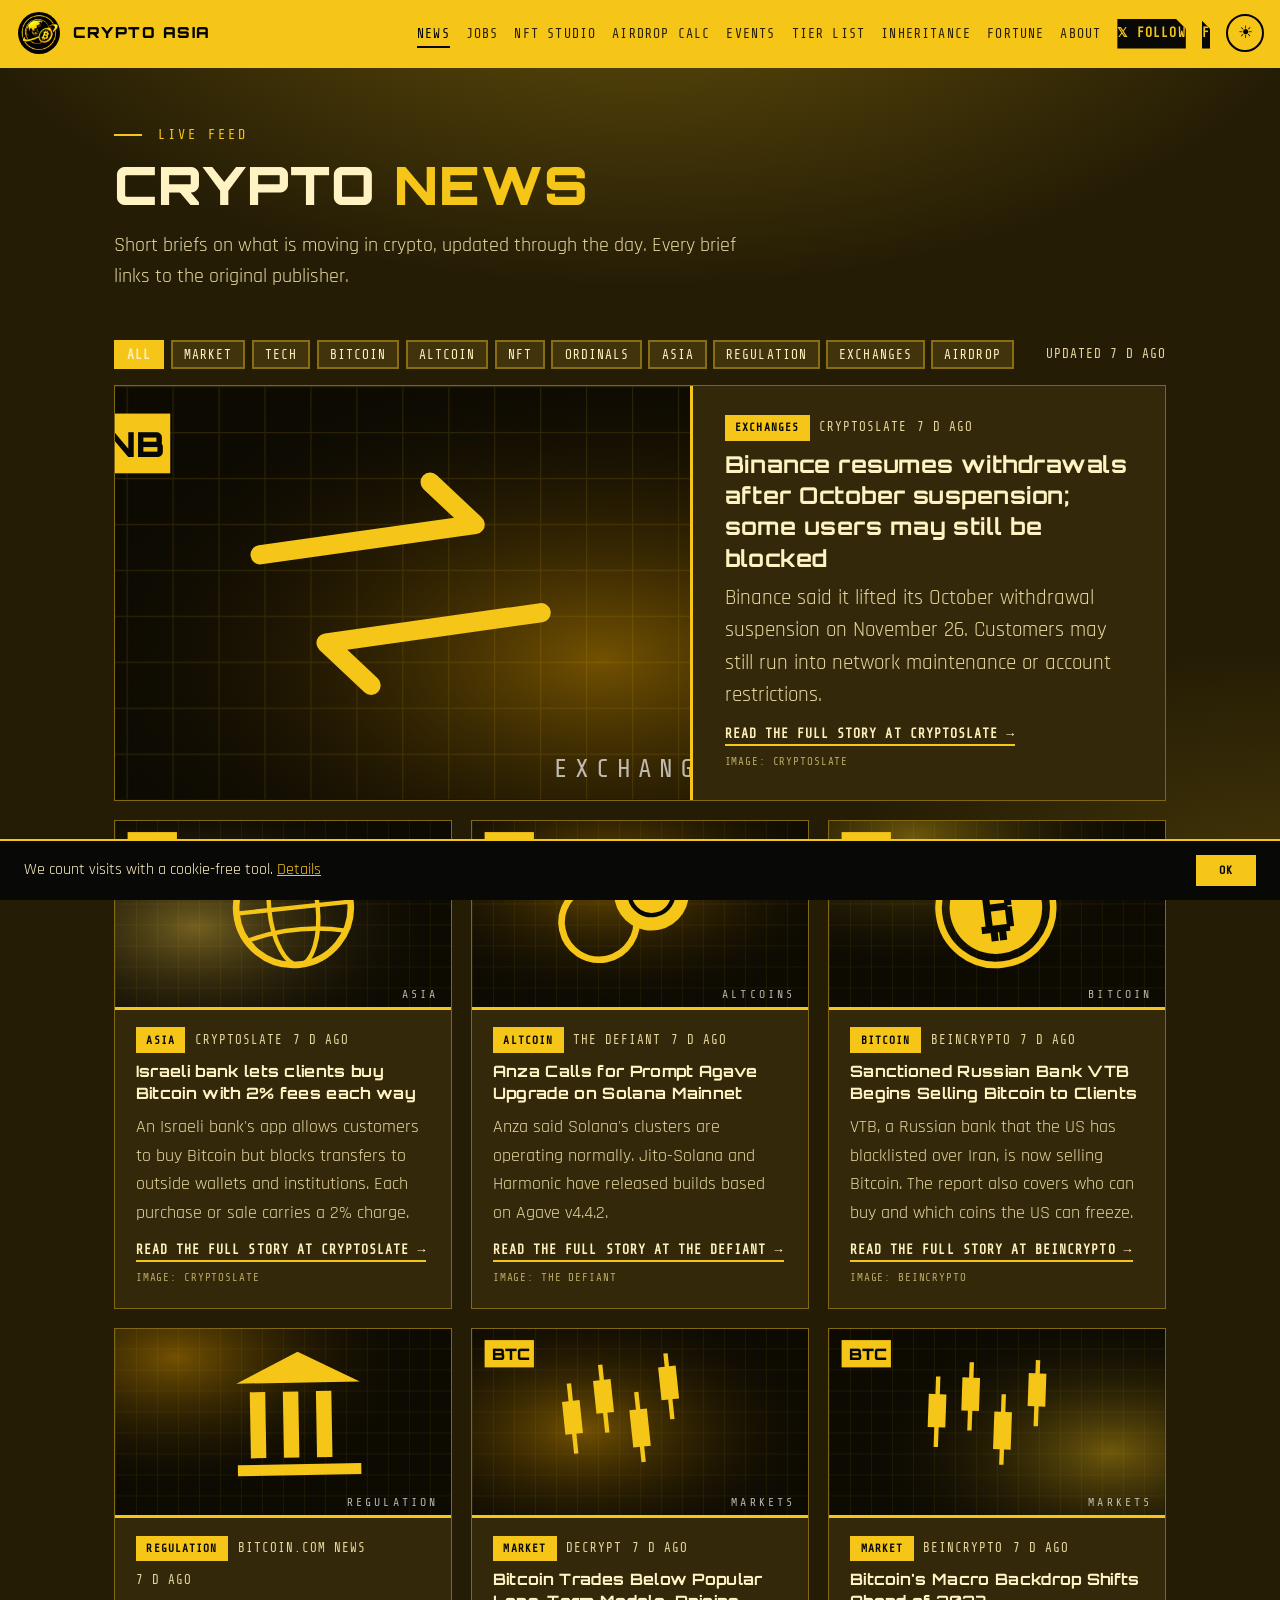
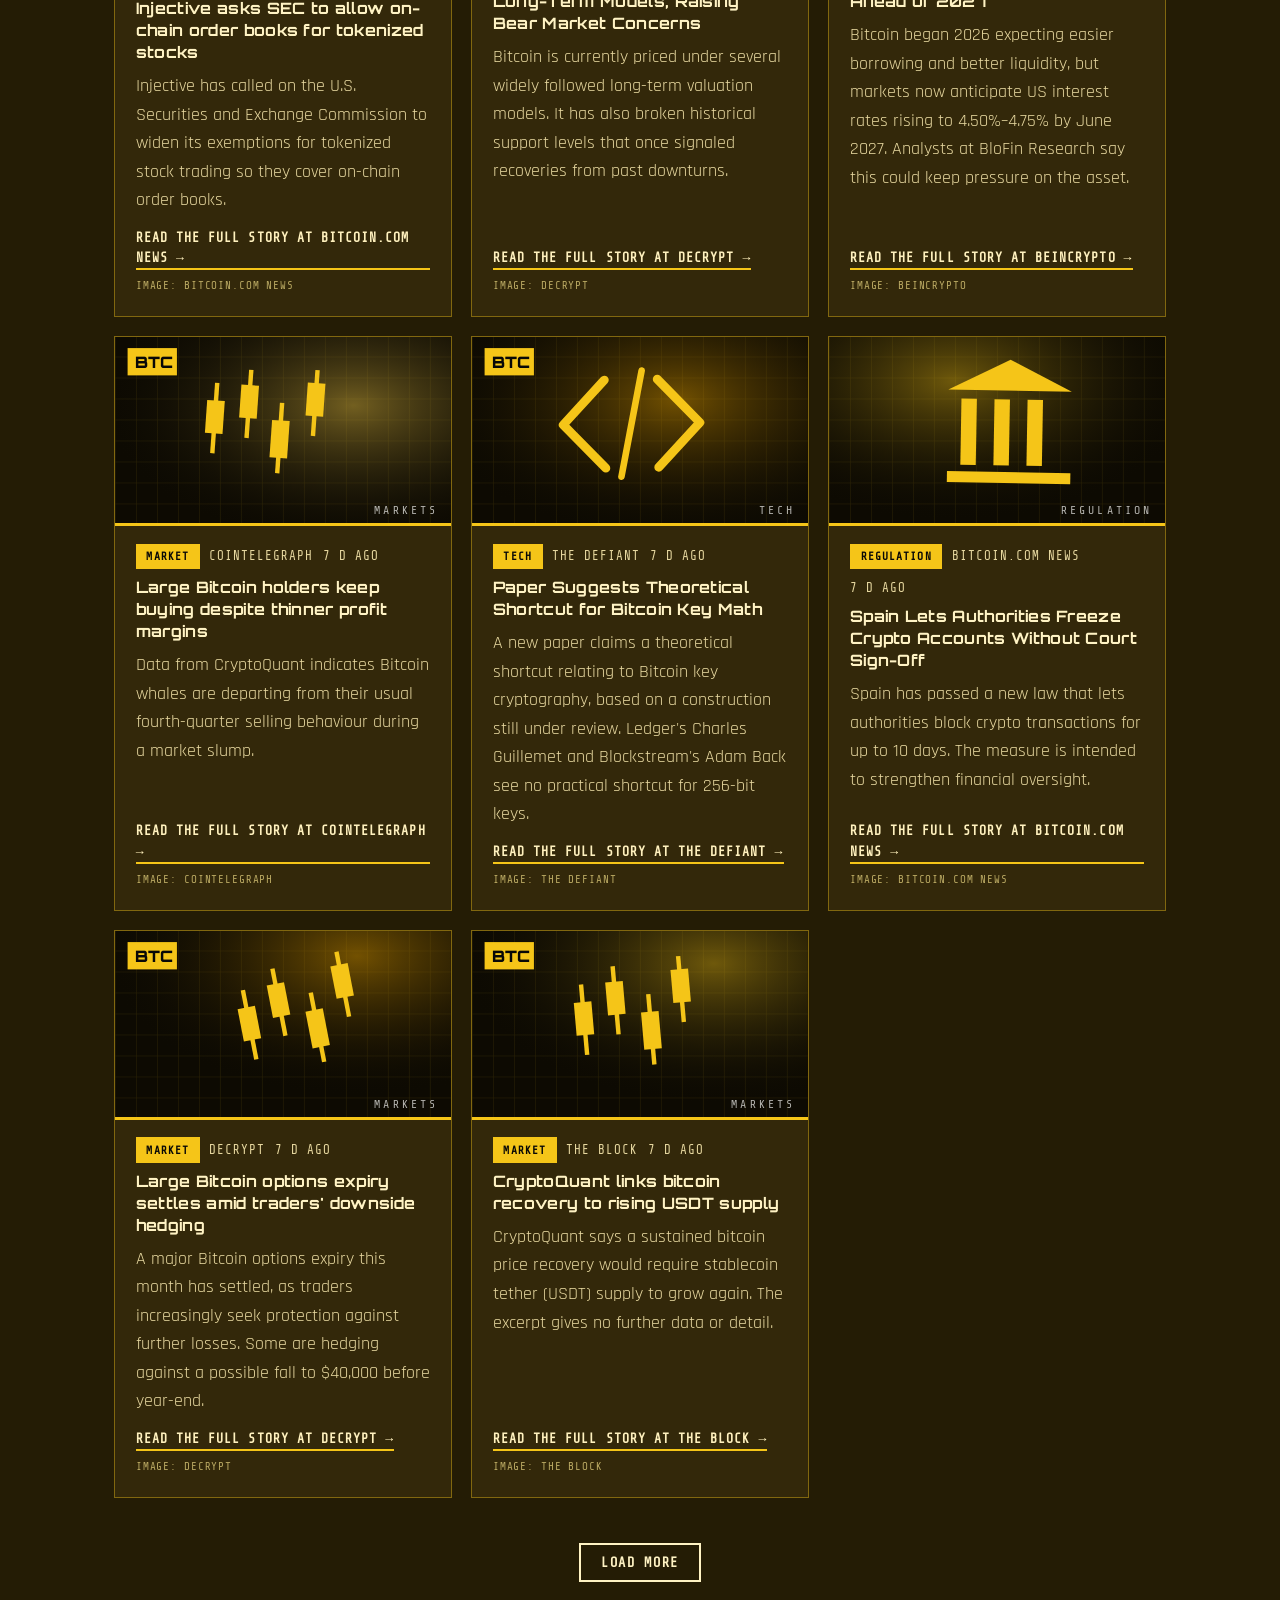
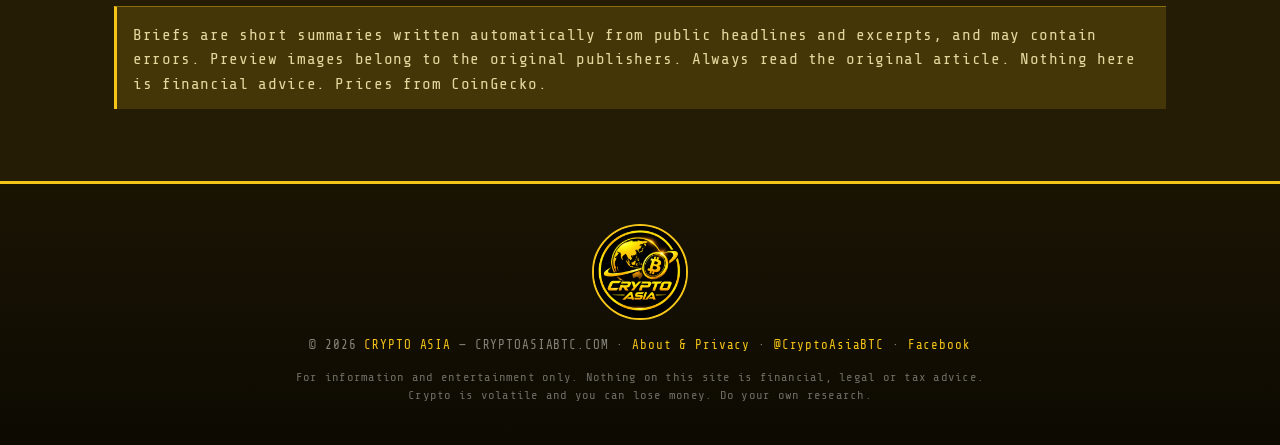
<file: news.html>
<!DOCTYPE html><html lang="en"><head><meta charset="UTF-8"><title>Crypto Asia News</title><meta http-equiv="refresh" content="0;url=index.html"><link rel="canonical" href="https://cryptoasiabtc.com/"><script>location.replace("index.html"+location.hash)</script></head><body><a href="index.html">Go to Crypto Asia news</a></body></html>
</file>
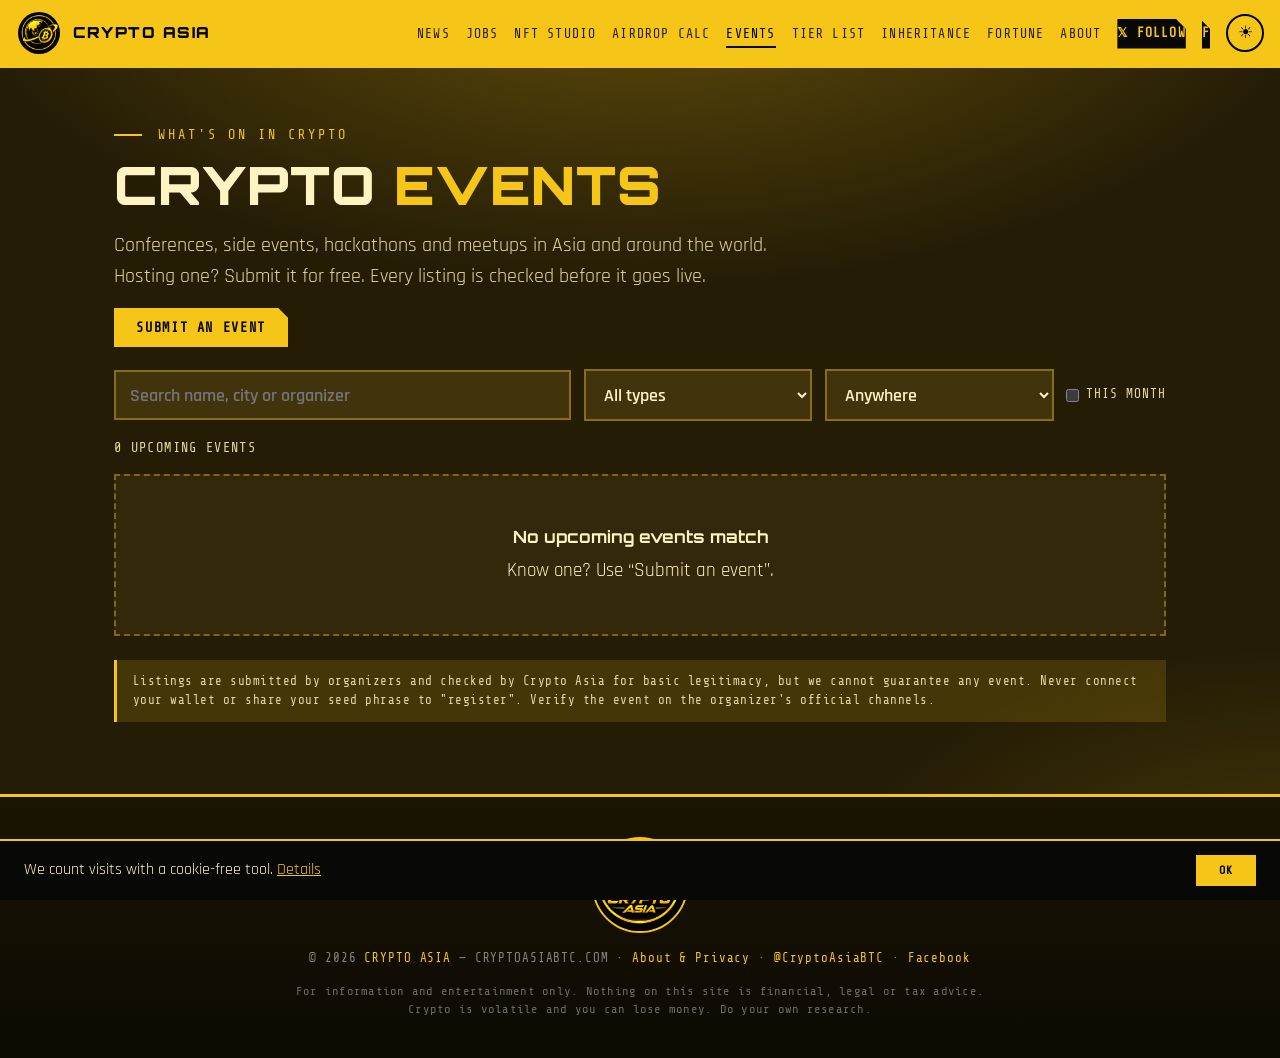
<file: perps.html>
<!DOCTYPE html><html lang="en"><head><meta charset="UTF-8"><title>Crypto Events | Crypto Asia</title><meta http-equiv="refresh" content="0;url=events.html"><link rel="canonical" href="https://cryptoasiabtc.com/events.html"><script>location.replace("events.html")</script></head><body><a href="events.html">Go to Crypto Events</a></body></html>
</file>
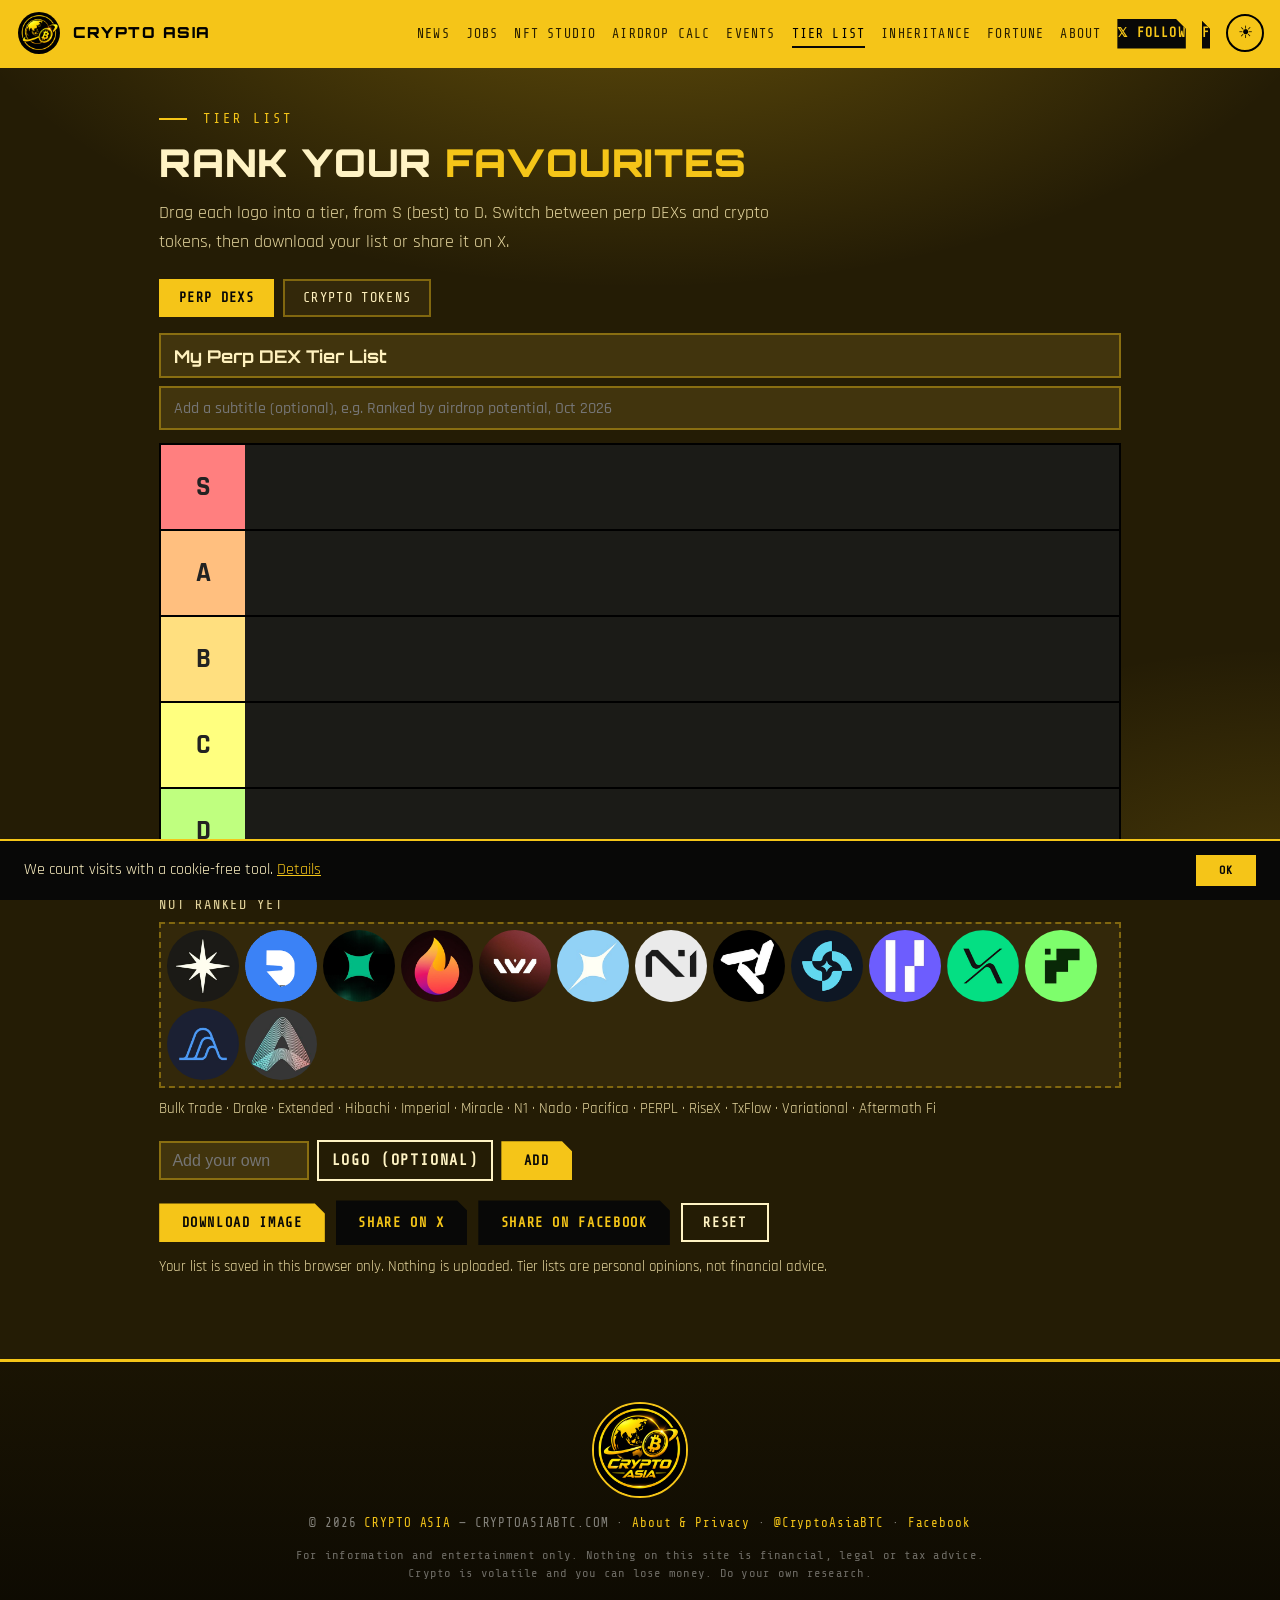
<file: tierlist.html>
<!DOCTYPE html>
<html lang="en">
<head>
<meta charset="UTF-8">
<meta name="viewport" content="width=device-width, initial-scale=1.0">
<title>Crypto Tier List Maker — Rank Perp DEXs and Tokens | Crypto Asia</title>
<meta name="description" content="Drag and drop to rank perp DEXs and crypto tokens into tiers, add a subtitle and download a shareable card.">
<link rel="canonical" href="https://cryptoasiabtc.com/tierlist.html">
<meta property="og:type" content="website">
<meta property="og:site_name" content="Crypto Asia">
<meta property="og:title" content="Crypto Tier List Maker — Rank Perp DEXs and Tokens">
<meta property="og:description" content="Drag and drop to rank perp DEXs and crypto tokens into tiers, add a subtitle and download a shareable card.">
<meta property="og:url" content="https://cryptoasiabtc.com/tierlist.html">
<meta property="og:image" content="https://cryptoasiabtc.com/logos/ca-wide.png">
<meta name="twitter:card" content="summary_large_image">
<meta name="twitter:site" content="@CryptoAsiaBTC">
<meta name="twitter:title" content="Crypto Tier List Maker — Rank Perp DEXs and Tokens">
<meta name="twitter:description" content="Drag and drop to rank perp DEXs and crypto tokens into tiers, add a subtitle and download a shareable card.">
<meta name="twitter:image" content="https://cryptoasiabtc.com/logos/ca-wide.png">
<link rel="preconnect" href="https://fonts.googleapis.com">
<link href="https://fonts.googleapis.com/css2?family=Orbitron:wght@700;900&family=Rajdhani:wght@400;500;600;700&family=Share+Tech+Mono&display=swap" rel="stylesheet">
<link rel="stylesheet" href="shared.css">
<style>
.wrap{max-width:1000px;margin:0 auto;padding:2.5rem 1.2rem 5rem}
h1{font-family:var(--fh);font-size:clamp(1.6rem,4vw,2.4rem);font-weight:900;line-height:1.1}
.lead{color:var(--text2);margin:.6rem 0 1.4rem;font-size:1.15rem}
.tabs{display:flex;gap:.6rem;margin-bottom:1rem;flex-wrap:wrap}
.tab{font-family:var(--fm);font-size:.85rem;letter-spacing:.1em;text-transform:uppercase;padding:.6rem 1.1rem;border:2px solid var(--border);background:var(--surface);color:var(--text);cursor:pointer}
.tab.on{background:var(--gold);color:#080807;border-color:var(--gold);font-weight:700}
.titlein.sub{font-family:var(--fs);font-weight:500;font-size:1rem;margin-top:-.3rem}
.titlein{width:100%;font-family:var(--fh);font-size:1.1rem;font-weight:700;padding:.6rem .8rem;background:var(--field);color:var(--text);border:2px solid var(--border);margin-bottom:.8rem}
.board{border:2px solid #000;background:#1b1b17}
.row{display:flex;min-height:84px;border-bottom:2px solid #000}
.row:last-child{border-bottom:none}
.lab{flex:0 0 84px;display:flex;align-items:center;justify-content:center;font-family:var(--fs);font-size:1.7rem;font-weight:700;color:#222}
.zone{flex:1;display:flex;flex-wrap:wrap;gap:6px;padding:6px;align-content:flex-start;min-height:84px}
.zone.over{background:rgba(245,197,24,.18)}
.chip{width:72px;height:72px;border-radius:50%;flex:none;position:relative;cursor:grab;touch-action:none;user-select:none;-webkit-user-select:none;display:flex;align-items:center;justify-content:center;font-family:var(--fh);font-weight:900;font-size:1.05rem;color:#fff;overflow:hidden}
.chip img{width:100%;height:100%;object-fit:cover;pointer-events:none;-webkit-user-drag:none}
.chip.drag{opacity:.35}
.chip.ghost{position:fixed;z-index:999;pointer-events:none;transform:translate(-50%,-50%) scale(1.1);box-shadow:0 8px 24px rgba(0,0,0,.5)}
.pool{margin-top:1.2rem}
.pool h2{font-family:var(--fm);font-size:.85rem;letter-spacing:.14em;text-transform:uppercase;color:var(--text2);margin-bottom:.4rem;font-weight:400}
.pool .zone{background:var(--surface);border:2px dashed var(--border);min-height:96px}
.names{display:flex;flex-wrap:wrap;gap:.3rem .8rem;margin:.6rem 0 0;font-size:.95rem;color:var(--text2)}
.bar{display:flex;gap:.7rem;flex-wrap:wrap;margin-top:1.2rem;align-items:center}
.add{display:flex;gap:.5rem;flex-wrap:wrap;margin-top:1.2rem;align-items:center}
.add input[type=text]{padding:.55rem .7rem;background:var(--field);color:var(--text);border:2px solid var(--border);font-size:1rem;width:150px}
.add label{font-size:.95rem;color:var(--text2)}
.hint{font-size:.95rem;color:var(--text2);margin-top:.6rem}
@media(max-width:560px){.lab{flex-basis:56px;font-size:1.3rem}.chip{width:58px;height:58px;font-size:.9rem}}
</style>
</head>
<body>
<div id="site-nav"></div>
<main class="wrap">
  <div class="eyebrow">Tier list</div>
  <h1>RANK YOUR <span style="color:var(--gold-d)">FAVOURITES</span></h1>
  <p class="lead">Drag each logo into a tier, from S (best) to D. Switch between perp DEXs and crypto tokens, then download your list or share it on X.</p>
  <div class="tabs" id="tabs"></div>
  <input class="titlein" id="title" maxlength="60" aria-label="Tier list title">
  <input class="titlein sub" id="sub" maxlength="90" placeholder="Add a subtitle (optional), e.g. Ranked by airdrop potential, Oct 2026" aria-label="Subtitle">
  <div class="board" id="board"></div>
  <div class="pool"><h2>Not ranked yet</h2><div class="zone" id="pool" data-zone="pool"></div></div>
  <div class="names" id="names"></div>
  <div class="add">
    <input type="text" id="addName" maxlength="12" placeholder="Add your own">
    <label class="btn ghost" style="padding:.55rem .9rem">Logo (optional)<input type="file" id="addImg" accept="image/*" hidden></label>
    <button class="btn" id="addBtn">Add</button>
  </div>
  <div class="bar">
    <button class="btn" id="dl">Download image</button>
    <a class="btn dark" id="shareX" target="_blank" rel="noopener">Share on X</a>
    <a class="btn dark" id="shareFB" target="_blank" rel="noopener">Share on Facebook</a>
    <button class="btn ghost" id="reset">Reset</button>
  </div>
  <p class="hint">Your list is saved in this browser only. Nothing is uploaded. Tier lists are personal opinions, not financial advice.</p>
</main>
<div id="site-foot"></div>
<script src="shared.js"></script>
<script>
(function(){
var TIERS=[['S','#ff7f7f'],['A','#ffbf7f'],['B','#ffdf7f'],['C','#ffff7f'],['D','#bfff7f']];
var PERPS=[['bulk','Bulk Trade'],['drake','Drake'],['extended','Extended'],['hibachi','Hibachi'],['imperial','Imperial'],['miracle','Miracle'],['n1','N1'],['nado','Nado'],['pacifica','Pacifica'],['perpl','PERPL'],['risex','RiseX'],['txflow','TxFlow'],['variational','Variational'],['aftermath','Aftermath Fi']].map(function(a){return {id:a[0],name:a[1],img:'logos/'+a[0]+'.png'};});
var COLORS=['#3b6fd8','#8a4fd0','#d0503f','#1f9d78','#c78a10','#cc4a8a','#2f8fb8','#6b7a1f'];
var HAVE='btc eth sol bnb xrp doge ada avax link ton sui hype trx dot ltc near apt arb op uni aave pepe shib inj tia wld'.split(' ');
var TOK='BTC Bitcoin|ETH Ethereum|SOL Solana|BNB BNB|XRP XRP|DOGE Dogecoin|ADA Cardano|AVAX Avalanche|LINK Chainlink|TON Toncoin|SUI Sui|HYPE Hyperliquid|TRX Tron|DOT Polkadot|LTC Litecoin|NEAR NEAR|APT Aptos|ARB Arbitrum|OP Optimism|UNI Uniswap|AAVE Aave|PEPE Pepe|SHIB Shiba Inu|INJ Injective|TIA Celestia|ONDO Ondo|ENA Ethena|JUP Jupiter|WLD Worldcoin|TAO Bittensor'.split('|').map(function(s,i){var p=s.split(' ');var sy=p[0].toLowerCase();return {id:'t-'+sy,name:p.slice(1).join(' '),sym:p[0],color:COLORS[i%COLORS.length],img:HAVE.indexOf(sy)>-1?'logos/tokens/'+sy+'.svg':null};});
var CATS={perps:{label:'Perp DEXs',title:'My Perp DEX Tier List',items:PERPS},tokens:{label:'Crypto Tokens',title:'My Crypto Token Tier List',items:TOK}};
var KEY='ca-tierlist-v1', cat='perps', st=load();
function load(){try{var d=JSON.parse(localStorage.getItem(KEY));if(d&&d.cats)return d}catch(e){}return {cats:{}}}
function save(){try{localStorage.setItem(KEY,JSON.stringify(st))}catch(e){}}
function cs(){var c=st.cats[cat]||(st.cats[cat]={title:CATS[cat].title,sub:'',place:{},custom:[]});return c}
function items(){return CATS[cat].items.concat(cs().custom)}
function $(i){return document.getElementById(i)}
function chip(it){var d=document.createElement('div');d.className='chip';d.dataset.id=it.id;d.title=it.name;
  if(it.img){var im=document.createElement('img');im.src=it.img;im.alt=it.name;im.draggable=false;im.onerror=function(){im.remove();d.style.background=it.color||'#555';d.textContent=(it.sym||it.name.slice(0,3)).toUpperCase()};d.appendChild(im);d.style.background='#111'}
  else{d.style.background=it.color||'#555';d.textContent=(it.sym||it.name.slice(0,3)).toUpperCase()}
  d.addEventListener('pointerdown',down);return d}
function render(){
  var c=cs();$('title').value=c.title;$('sub').value=c.sub||'';
  $('tabs').innerHTML='';Object.keys(CATS).forEach(function(k){var b=document.createElement('button');b.className='tab'+(k===cat?' on':'');b.textContent=CATS[k].label;b.onclick=function(){cat=k;render()};$('tabs').appendChild(b)});
  var bd=$('board');bd.innerHTML='';
  TIERS.forEach(function(t){var r=document.createElement('div');r.className='row';r.innerHTML='<div class="lab" style="background:'+t[1]+'">'+t[0]+'</div><div class="zone" data-zone="'+t[0]+'"></div>';bd.appendChild(r)});
  var pool=$('pool');pool.innerHTML='';
  var names=[];
  items().forEach(function(it){var z=c.place[it.id];var host=(z&&TIERS.some(function(t){return t[0]===z}))?bd.querySelector('[data-zone="'+z+'"]'):pool;host.appendChild(chip(it));names.push(it.name)});
  $('names').textContent=names.join(' · ');
  var txt=encodeURIComponent(c.title+' — make yours at https://cryptoasiabtc.com/tierlist.html @CryptoAsiaBTC');
  $('shareX').href='https://x.com/intent/post?text='+txt;
  $('shareFB').href='https://www.facebook.com/sharer/sharer.php?u='+encodeURIComponent('https://cryptoasiabtc.com/tierlist.html')+'&quote='+encodeURIComponent(c.title);
}
var drag=null;
function down(e){if(e.button>0)return;var el=e.currentTarget;e.preventDefault();
  var g=el.cloneNode(true);g.className='chip ghost';g.style.width=el.offsetWidth+'px';g.style.height=el.offsetHeight+'px';document.body.appendChild(g);
  el.classList.add('drag');drag={el:el,g:g};move(e);
  window.addEventListener('pointermove',move);window.addEventListener('pointerup',up);window.addEventListener('pointercancel',up)}
function zoneAt(x,y){var e=document.elementFromPoint(x,y);return e&&e.closest?e.closest('[data-zone]'):null}
var last=null;
function move(e){if(!drag)return;drag.g.style.left=e.clientX+'px';drag.g.style.top=e.clientY+'px';
  var z=zoneAt(e.clientX,e.clientY);if(last&&last!==z)last.classList.remove('over');if(z)z.classList.add('over');last=z}
function up(e){window.removeEventListener('pointermove',move);window.removeEventListener('pointerup',up);window.removeEventListener('pointercancel',up);
  if(!drag)return;var z=zoneAt(e.clientX,e.clientY),c=cs();
  if(last)last.classList.remove('over');last=null;
  if(z&&e.type==='pointerup'){var id=drag.el.dataset.id;if(z.dataset.zone==='pool')delete c.place[id];else c.place[id]=z.dataset.zone;save()}
  drag.g.remove();drag=null;render()}
$('title').addEventListener('input',function(){cs().title=this.value;save();$('shareX').href='https://x.com/intent/post?text='+encodeURIComponent(this.value+' — make yours at https://cryptoasiabtc.com/tierlist.html @CryptoAsiaBTC')});
$('sub').addEventListener('input',function(){cs().sub=this.value;save()});
var rt=null;
$('reset').onclick=function(){var b=this;
  if(!rt){b.textContent='Click again to clear';rt=setTimeout(function(){rt=null;b.textContent='Reset'},4000);return}   // in-page confirm: browser pop-ups can be blocked
  clearTimeout(rt);rt=null;b.textContent='Reset';
  var c=cs();c.place={};c.custom=[];c.title=CATS[cat].title;c.sub='';save();render()};
function shrink(file,cb){var r=new FileReader();r.onload=function(){var im=new Image();im.onload=function(){var s=96,cv=document.createElement('canvas');cv.width=cv.height=s;var x=cv.getContext('2d'),m=Math.min(im.width,im.height);x.drawImage(im,(im.width-m)/2,(im.height-m)/2,m,m,0,0,s,s);cb(cv.toDataURL('image/png'))};im.src=r.result};r.readAsDataURL(file)}
$('addBtn').onclick=function(){var n=$('addName').value.trim();if(!n)return;var f=$('addImg').files[0];
  function add(img){var c=cs();c.custom.push({id:'c-'+Date.now(),name:n,img:img||null,color:COLORS[c.custom.length%COLORS.length]});save();$('addName').value='';$('addImg').value='';render()}
  if(f)shrink(f,add);else add(null)};
$('dl').onclick=function(){
  var c=cs(),all=items(),S=96,LW=110,W=1000,pad=8,per=Math.floor((W-LW-pad)/(S+pad));
  var rows=TIERS.map(function(t){var its=all.filter(function(i){return c.place[i.id]===t[0]});return {t:t,its:its,h:Math.max(1,Math.ceil(its.length/per))*(S+pad)+pad}});
  var sub=(c.sub||'').trim(),top=sub?124:90,foot=60,H=top+rows.reduce(function(a,r){return a+r.h},0)+foot;
  var cv=document.createElement('canvas');cv.width=W;cv.height=H;var x=cv.getContext('2d');
  x.fillStyle='#1b1b17';x.fillRect(0,0,W,H);
  x.fillStyle='#F5C518';x.font='900 34px Orbitron, sans-serif';x.textBaseline='middle';x.fillText(c.title.slice(0,40),24,sub?38:45);
  if(sub){x.fillStyle='#E6D79F';x.font='500 22px Rajdhani, Arial, sans-serif';x.fillText(sub.slice(0,90),24,86)}
  var y=top,jobs=[];
  rows.forEach(function(r){x.fillStyle=r.t[1];x.fillRect(0,y,LW,r.h);x.fillStyle='#222';x.font='700 44px Rajdhani, sans-serif';x.textAlign='center';x.fillText(r.t[0],LW/2,y+r.h/2);x.textAlign='left';
    x.strokeStyle='#000';x.lineWidth=2;x.strokeRect(0,y,W,r.h);
    r.its.forEach(function(it,i){jobs.push({it:it,x:LW+pad+(i%per)*(S+pad),y:y+pad+Math.floor(i/per)*(S+pad)})});y+=r.h});
  x.fillStyle='#F5C518';x.font='700 22px "Share Tech Mono", monospace';x.textAlign='center';x.fillText('CRYPTOASIABTC.COM',W/2,H-foot/2);
  var pend=jobs.length;
  function done(){var a=document.createElement('a');a.download='crypto-asia-tier-list.png';a.href=cv.toDataURL('image/png');document.body.appendChild(a);a.click();a.remove()}
  function circle(j){x.save();x.beginPath();x.arc(j.x+S/2,j.y+S/2,S/2,0,7);x.clip();return}
  function badge(j){x.save();circle(j);x.fillStyle=j.it.color||'#555';x.fillRect(j.x,j.y,S,S);x.restore();x.fillStyle='#fff';x.font='900 24px Orbitron, sans-serif';x.textAlign='center';x.fillText((j.it.sym||j.it.name.slice(0,3)).toUpperCase(),j.x+S/2,j.y+S/2);x.textAlign='left'}
  jobs.forEach(function(j){
    if(j.it.img){var im=new Image();im.onload=function(){x.save();circle(j);x.fillStyle='#111';x.fillRect(j.x,j.y,S,S);x.drawImage(im,j.x,j.y,S,S);x.restore();if(!--pend)done()};im.onerror=function(){badge(j);if(!--pend)done()};im.src=j.it.img}
    else{badge(j);pend--}});
  if(!pend||!jobs.some(function(j){return j.it.img}))done();
};
render();
})();
</script>
</body></html>
</file>
<file: shared.css>
/* Crypto Asia — shared styles for the tool pages */
*,*::before,*::after{box-sizing:border-box;margin:0;padding:0}
:root{
  --gold:#F5C518;--gold-d:#C49A00;--gold-l:#FFE566;
  --black:#080807;--white:#FAFAF7;--gray:#F2F0E6;--gray3:#A8A490;
  --text:#111110;--text2:#3A3830;--border:#D4D0BC;
  --page:#FAFAF7;--surface:#FAFAF7;--field:#fff;--ink:#080807;
  --navbg:rgba(250,250,247,.96);--navfg:#3A3830;--navfg-h:#080807;--menubg:#FAFAF7;
  --act-bg:#080807;--act-fg:#F5C518;--ghfg:#F5C518;
  --grid:rgba(245,197,24,.07);--glow:none;
  --fh:'Orbitron',monospace;--fs:'Rajdhani',sans-serif;--fm:'Share Tech Mono',monospace;
}
/* DARK MODE: warm bronze surfaces, gold nav, strong gold accents (taken from the logo) */
:root[data-theme="dark"]{
  --gold-d:#F5C518;--gray3:#B9A862;
  --page:#241c05;--surface:#33280a;--field:#41340d;--gray:#2b2207;--ink:#FFF3C4;
  --text:#FFF1BE;--text2:#E6D79F;--border:rgba(245,197,24,.4);
  --navbg:#F5C518;--navfg:#2a2000;--navfg-h:#000;--menubg:#F5C518;
  --act-bg:#F5C518;--act-fg:#080807;--ghfg:#080807;
  --grid:rgba(245,197,24,.12);
  --glow:radial-gradient(ellipse 80% 60% at 50% -10%,rgba(245,197,24,.34),transparent 70%),radial-gradient(ellipse 50% 40% at 100% 100%,rgba(245,197,24,.16),transparent 70%);
  color-scheme:dark;
}
html{scroll-behavior:smooth}
body{
  background-color:var(--page);color:var(--text);font-family:var(--fs);font-size:19px;line-height:1.55;min-height:100vh;
  background-image:var(--glow);background-attachment:fixed;
}
a{color:inherit}

/* NAV */
.nav{position:sticky;top:0;z-index:100;display:flex;align-items:center;justify-content:space-between;gap:1rem;padding:0 2rem;height:68px;background:var(--navbg);backdrop-filter:blur(14px);border-bottom:2px solid var(--gold)}
.nav-logo{display:flex;align-items:center;gap:.7rem;text-decoration:none}
.nav-logo img{height:46px;width:46px;border-radius:50%;display:block;border:2px solid var(--gold);background:#080807}
.nav-logo b{font-family:var(--fh);font-weight:900;letter-spacing:.1em;font-size:.95rem;color:var(--navfg-h)}
.nav-links{display:flex;gap:1.6rem;list-style:none;align-items:center}
.nav-links a{font-family:var(--fm);font-size:.82rem;letter-spacing:.09em;text-transform:uppercase;text-decoration:none;color:var(--navfg);padding:.3rem 0;border-bottom:2px solid transparent;transition:color .15s,border-color .15s}
.nav-links a:hover{color:var(--navfg-h);border-color:var(--gold)}
.nav-links a.on{color:var(--navfg-h);border-color:var(--gold)}
:root[data-theme="dark"] .nav-links a:hover,:root[data-theme="dark"] .nav-links a.on{border-color:#080807}
.nav-links a.btn{color:var(--black);border:none}
:root[data-theme="dark"] .nav-links a.btn{background:#080807;color:#F5C518}
.theme-btn{background:none;border:2px solid var(--navfg-h);color:var(--navfg-h);width:38px;height:38px;border-radius:50%;cursor:pointer;font-size:1.05rem;line-height:1;display:grid;place-items:center}
.theme-btn:hover{background:var(--navfg-h);color:var(--gold)}
:root[data-theme="dark"] .theme-btn:hover{color:#F5C518}
.nav-toggle{display:none;background:none;color:var(--navfg-h);border:2px solid var(--navfg-h);font-family:var(--fm);font-size:.8rem;letter-spacing:.1em;text-transform:uppercase;padding:.45rem .8rem;cursor:pointer}

/* BUTTONS */
.btn{display:inline-flex;align-items:center;justify-content:center;gap:.5rem;background:var(--gold);color:var(--black);font-family:var(--fm);font-size:.85rem;letter-spacing:.12em;text-transform:uppercase;text-decoration:none;padding:.75rem 1.4rem;font-weight:700;border:none;cursor:pointer;clip-path:polygon(0 0,calc(100% - 10px) 0,100% 10px,100% 100%,0 100%);transition:background .2s}
.btn:hover{background:var(--gold-l)}
.btn.dark{background:var(--black);color:var(--gold)}
.btn.dark:hover{background:#222}
.btn.ghost{background:transparent;color:var(--ink);box-shadow:inset 0 0 0 2px var(--ink);clip-path:none}
.btn.ghost:hover{background:var(--ink);color:var(--ghfg)}
.btn[disabled]{opacity:.45;cursor:not-allowed}

/* LAYOUT */
main{max-width:1100px;margin:0 auto;padding:3.5rem 1.5rem 4.5rem}
.eyebrow{font-family:var(--fm);font-size:.85rem;color:var(--gold-d);letter-spacing:.22em;text-transform:uppercase;display:flex;align-items:center;gap:1rem;margin-bottom:.75rem}
.eyebrow::before{content:'';width:28px;height:2px;background:var(--gold)}
h1{font-family:var(--fh);font-size:clamp(2rem,5vw,3.3rem);font-weight:900;line-height:1.08;letter-spacing:.02em;margin-bottom:1rem}
h1 .gold{color:var(--gold-d)}
h1,h2,h3{color:var(--ink)}
.lead{font-size:1.25rem;color:var(--text2);max-width:660px;margin-bottom:2.25rem}
.panel{background:var(--surface);border:1px solid var(--border);border-top:3px solid var(--gold);padding:2rem}
.panel h2{font-family:var(--fh);font-size:1.05rem;letter-spacing:.06em;margin-bottom:1.25rem}
.dark-panel{background:var(--black);color:var(--white);border-top:3px solid var(--gold);padding:2rem}
.label{display:block;font-family:var(--fm);font-size:.85rem;letter-spacing:.1em;text-transform:uppercase;color:var(--text2);margin-bottom:.45rem}
.input,.select,.textarea{width:100%;border:2px solid var(--border);background:var(--field);padding:.7rem .9rem;font-family:var(--fs);font-weight:600;font-size:1.15rem;color:var(--ink);outline:none;transition:border-color .15s}
.input:focus,.select:focus,.textarea:focus{border-color:var(--gold)}
.textarea{min-height:90px;resize:vertical}
.note{font-family:var(--fm);font-size:.78rem;letter-spacing:.04em;color:var(--text2);background:rgba(245,197,24,.15);border-left:3px solid var(--gold);padding:.75rem 1rem}
.warn{font-family:var(--fm);font-size:.82rem;letter-spacing:.03em;color:#5a1010;background:#fde8e8;border-left:4px solid #c0392b;padding:.85rem 1rem}
.tag{display:inline-block;font-family:var(--fm);font-size:.7rem;letter-spacing:.1em;text-transform:uppercase;padding:.2rem .6rem;border:1px solid var(--border);color:var(--text2);background:var(--surface)}
.tag.gold{background:var(--gold);border-color:var(--gold);color:var(--black);font-weight:700}
.tag.sample{background:#fff3cd;border-color:#e0c36a;color:#6b5400}

/* FOOTER */
.foot .foot-logo{width:96px;height:96px;border-radius:50%;border:2px solid var(--gold);display:block;margin:0 auto 1rem}
:root[data-theme="dark"] .foot{background:linear-gradient(180deg,#1a1403,#0d0a02)}
.foot{border-top:3px solid var(--gold);background:var(--black);padding:2.5rem 2rem;text-align:center;font-family:var(--fm);font-size:.78rem;letter-spacing:.07em;color:rgba(250,250,247,.5)}
.foot a{color:var(--gold);text-decoration:none}
.foot .disc{max-width:720px;margin:.8rem auto 0;line-height:1.5;text-transform:none;letter-spacing:.02em;font-size:.76rem;color:rgba(250,250,247,.4)}

.reveal{opacity:0;transform:translateY(22px);transition:opacity .5s ease,transform .5s ease}
.reveal.visible{opacity:1;transform:none}

@media(max-width:1080px){
  .nav{padding:0 1rem}
  .nav-toggle{display:block}
  .nav-links{display:none;position:absolute;top:68px;left:0;right:0;flex-direction:column;align-items:flex-start;gap:0;background:var(--menubg);border-bottom:2px solid var(--gold);padding:.5rem 1rem 1rem}
  .nav-links.open{display:flex}
  .nav-links li{width:100%}
  .nav-logo b{display:none}
  .nav-links a{display:block;padding:.75rem 0;font-size:.95rem}
  main{padding-top:2.5rem}
}
@media print{
  .nav,.foot,.no-print{display:none !important}
  body{background:#fff !important;color:#111 !important;font-size:12pt}
  :root[data-theme="dark"]{--surface:#fff;--field:#fff;--ink:#080807;--text:#111;--text2:#333;--border:#ccc;--gray:#f2f0e6}
}

/* keep nav on one line with many links */
.nav-links a{white-space:nowrap}
@media(min-width:1081px){.nav{padding:0 1rem}.nav-links{gap:1rem}}
</file>
